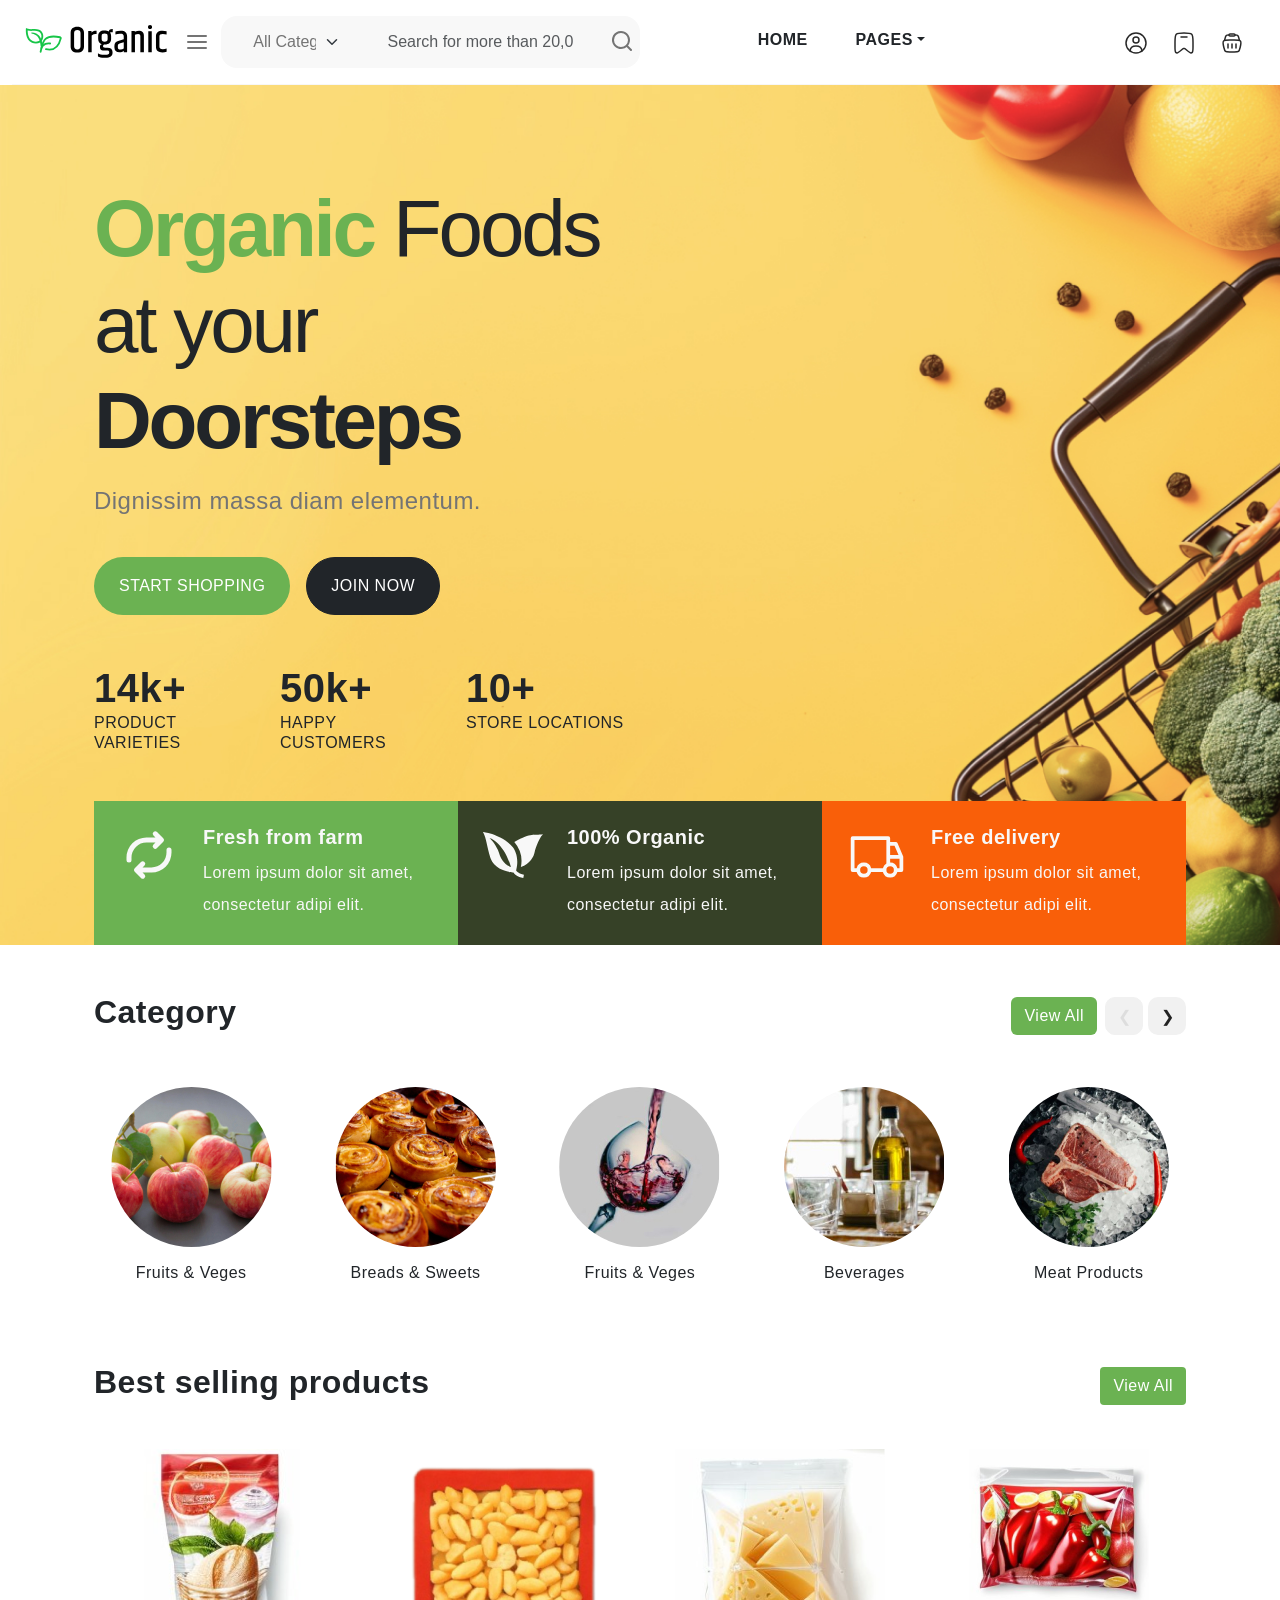
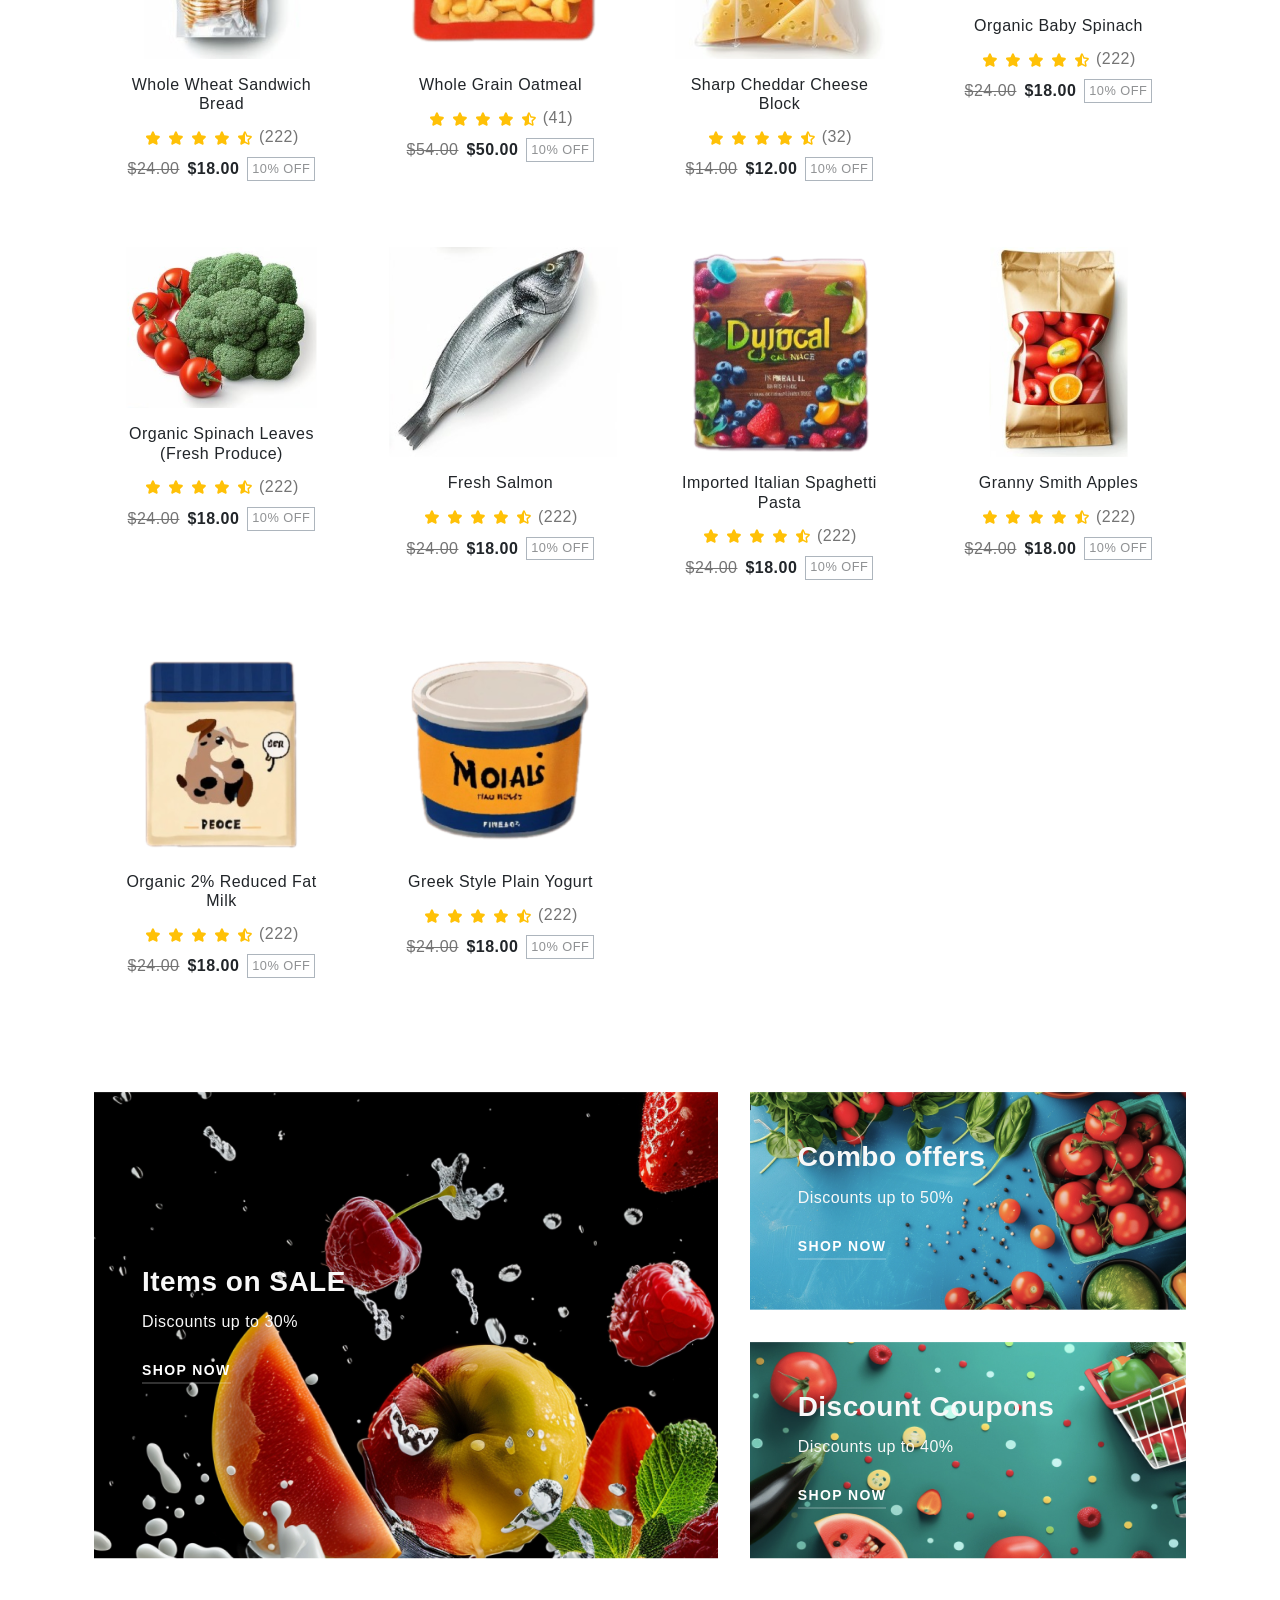
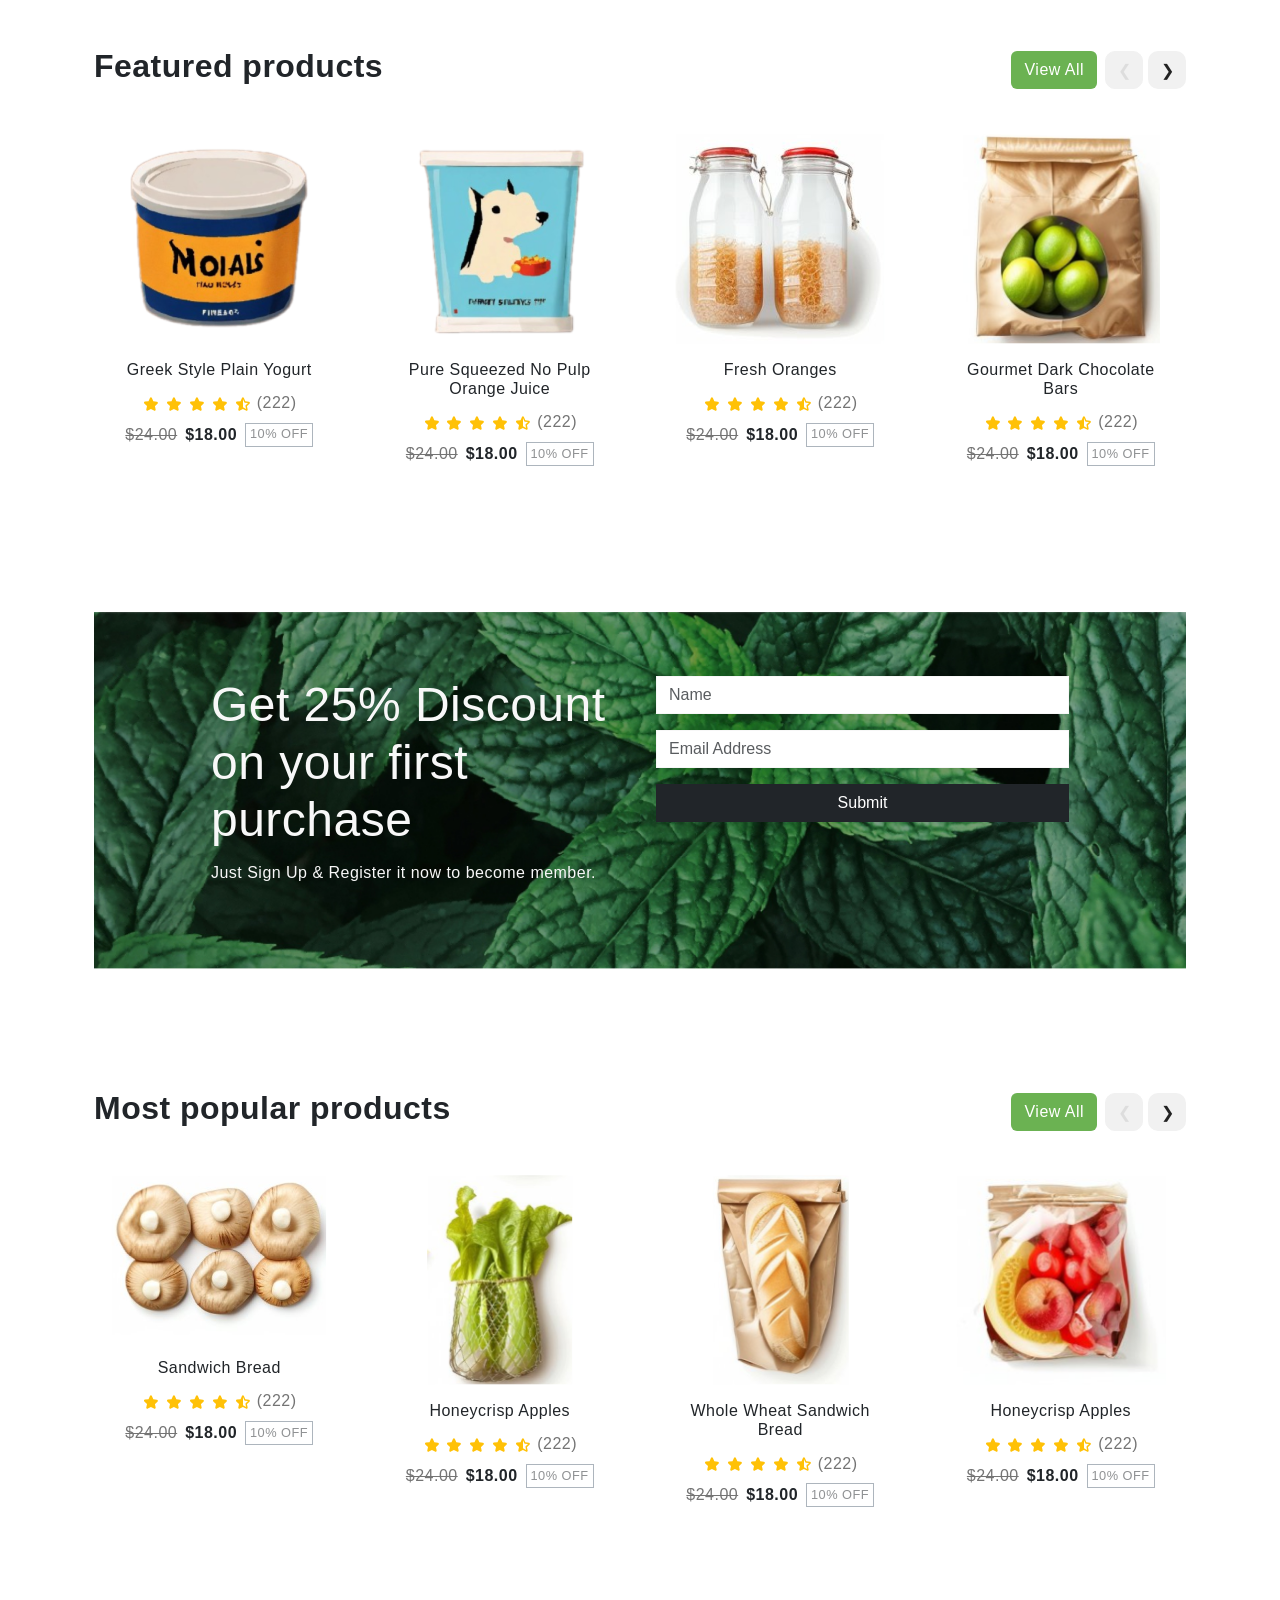
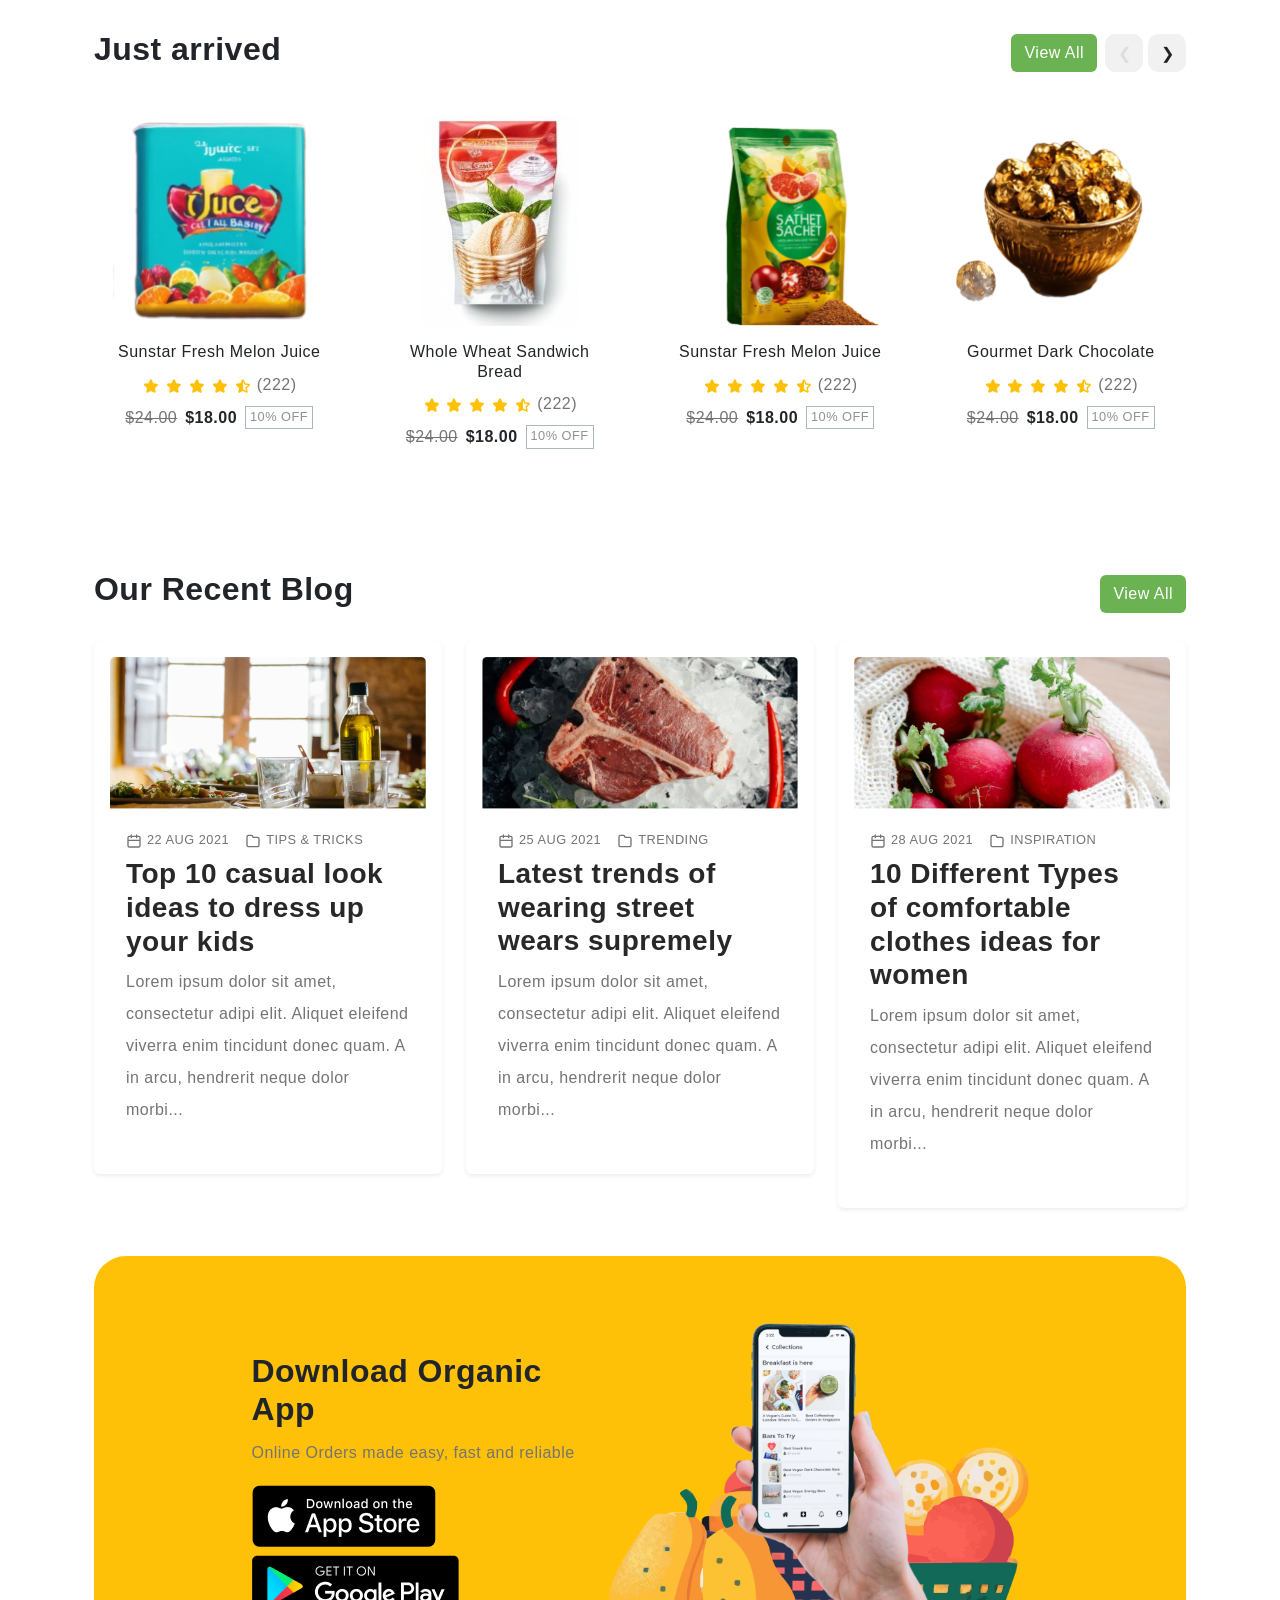
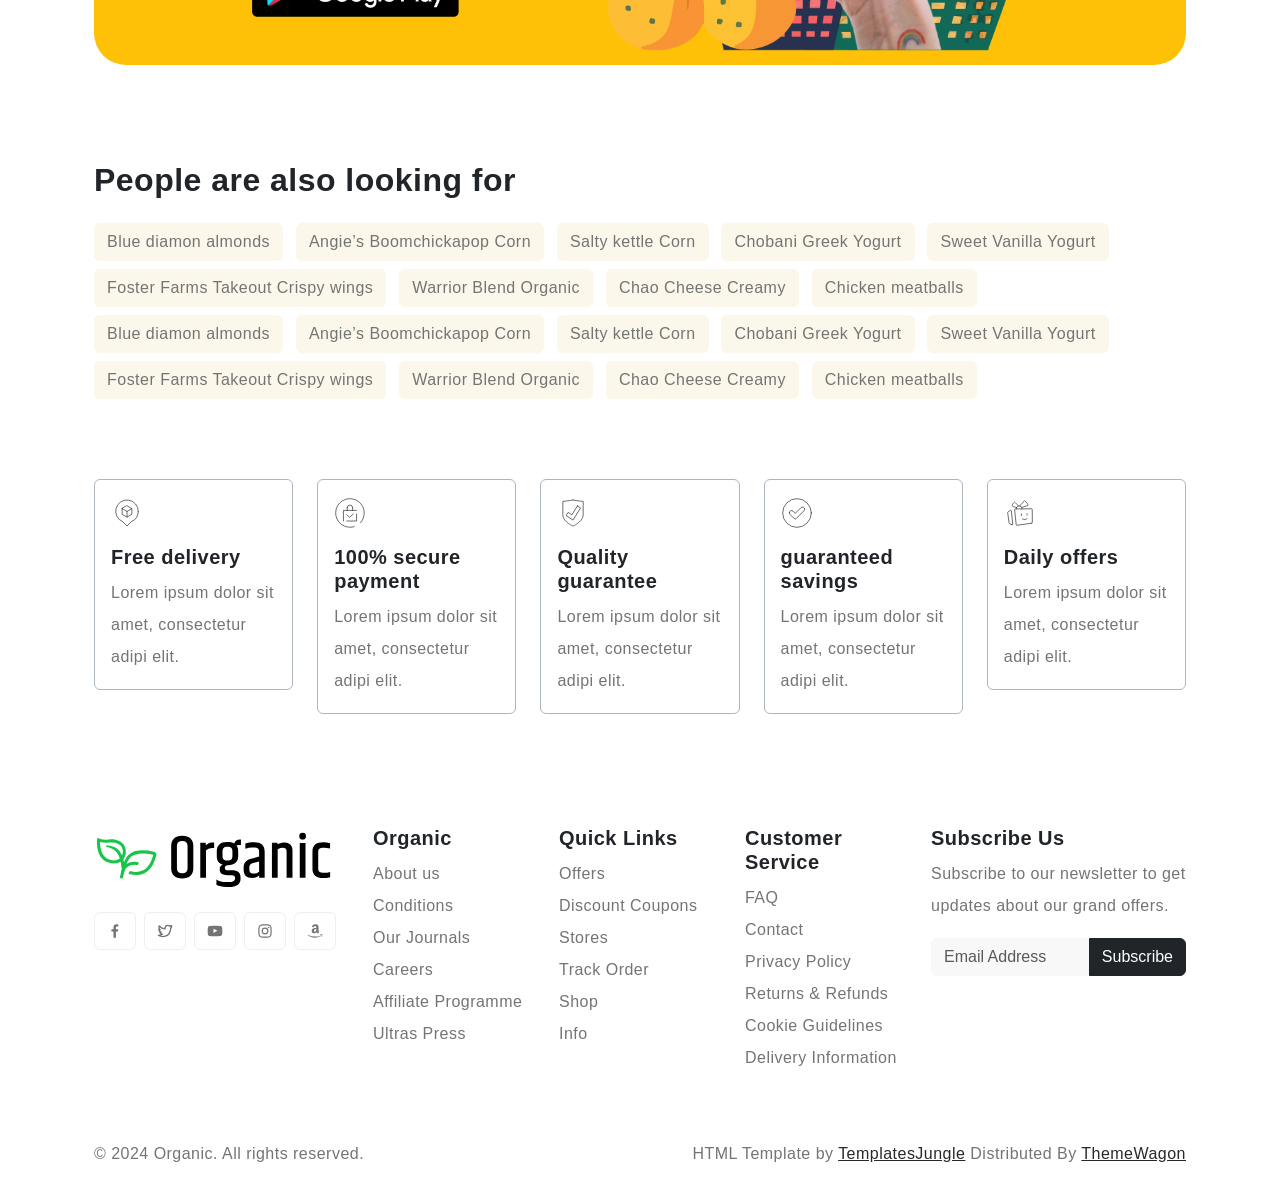
<file: staticfiles/organic/index.html>
<!DOCTYPE html>
<html lang="en">
  <head>
    <title>Organic - Grocery Store HTML Website Template</title>
    <meta charset="utf-8">
    <meta http-equiv="X-UA-Compatible" content="IE=edge">
    <meta name="viewport" content="width=device-width, initial-scale=1.0">
    <meta name="format-detection" content="telephone=no">
    <meta name="apple-mobile-web-app-capable" content="yes">
    <meta name="author" content="">
    <meta name="keywords" content="">
    <meta name="description" content="">

    <link rel="stylesheet" href="https://cdn.jsdelivr.net/npm/swiper@9/swiper-bundle.min.css">
    <link href="https://cdn.jsdelivr.net/npm/bootstrap@5.3.0-alpha3/dist/css/bootstrap.min.css" rel="stylesheet" integrity="sha384-KK94CHFLLe+nY2dmCWGMq91rCGa5gtU4mk92HdvYe+M/SXH301p5ILy+dN9+nJOZ" crossorigin="anonymous">
    <link rel="stylesheet" type="text/css" href="css/vendor.css">
    <link rel="stylesheet" type="text/css" href="style.css">

    <link rel="preconnect" href="https://fonts.googleapis.com">
    <link rel="preconnect" href="https://fonts.gstatic.com" crossorigin>
    <link href="https://fonts.googleapis.com/css2?family=Nunito:wght@400;700&family=Open+Sans:ital,wght@0,400;0,700;1,400;1,700&display=swap" rel="stylesheet">

  </head>
  <body>

    <svg xmlns="http://www.w3.org/2000/svg" style="display: none;">
      <defs>
        <symbol xmlns="http://www.w3.org/2000/svg" id="facebook" viewBox="0 0 24 24"><path fill="currentColor" d="M15.12 5.32H17V2.14A26.11 26.11 0 0 0 14.26 2c-2.72 0-4.58 1.66-4.58 4.7v2.62H6.61v3.56h3.07V22h3.68v-9.12h3.06l.46-3.56h-3.52V7.05c0-1.05.28-1.73 1.76-1.73Z"/></symbol>
        <symbol xmlns="http://www.w3.org/2000/svg" id="twitter" viewBox="0 0 24 24"><path fill="currentColor" d="M22.991 3.95a1 1 0 0 0-1.51-.86a7.48 7.48 0 0 1-1.874.794a5.152 5.152 0 0 0-3.374-1.242a5.232 5.232 0 0 0-5.223 5.063a11.032 11.032 0 0 1-6.814-3.924a1.012 1.012 0 0 0-.857-.365a.999.999 0 0 0-.785.5a5.276 5.276 0 0 0-.242 4.769l-.002.001a1.041 1.041 0 0 0-.496.89a3.042 3.042 0 0 0 .027.439a5.185 5.185 0 0 0 1.568 3.312a.998.998 0 0 0-.066.77a5.204 5.204 0 0 0 2.362 2.922a7.465 7.465 0 0 1-3.59.448A1 1 0 0 0 1.45 19.3a12.942 12.942 0 0 0 7.01 2.061a12.788 12.788 0 0 0 12.465-9.363a12.822 12.822 0 0 0 .535-3.646l-.001-.2a5.77 5.77 0 0 0 1.532-4.202Zm-3.306 3.212a.995.995 0 0 0-.234.702c.01.165.009.331.009.488a10.824 10.824 0 0 1-.454 3.08a10.685 10.685 0 0 1-10.546 7.93a10.938 10.938 0 0 1-2.55-.301a9.48 9.48 0 0 0 2.942-1.564a1 1 0 0 0-.602-1.786a3.208 3.208 0 0 1-2.214-.935q.224-.042.445-.105a1 1 0 0 0-.08-1.943a3.198 3.198 0 0 1-2.25-1.726a5.3 5.3 0 0 0 .545.046a1.02 1.02 0 0 0 .984-.696a1 1 0 0 0-.4-1.137a3.196 3.196 0 0 1-1.425-2.673c0-.066.002-.133.006-.198a13.014 13.014 0 0 0 8.21 3.48a1.02 1.02 0 0 0 .817-.36a1 1 0 0 0 .206-.867a3.157 3.157 0 0 1-.087-.729a3.23 3.23 0 0 1 3.226-3.226a3.184 3.184 0 0 1 2.345 1.02a.993.993 0 0 0 .921.298a9.27 9.27 0 0 0 1.212-.322a6.681 6.681 0 0 1-1.026 1.524Z"/></symbol>
        <symbol xmlns="http://www.w3.org/2000/svg" id="youtube" viewBox="0 0 24 24"><path fill="currentColor" d="M23 9.71a8.5 8.5 0 0 0-.91-4.13a2.92 2.92 0 0 0-1.72-1A78.36 78.36 0 0 0 12 4.27a78.45 78.45 0 0 0-8.34.3a2.87 2.87 0 0 0-1.46.74c-.9.83-1 2.25-1.1 3.45a48.29 48.29 0 0 0 0 6.48a9.55 9.55 0 0 0 .3 2a3.14 3.14 0 0 0 .71 1.36a2.86 2.86 0 0 0 1.49.78a45.18 45.18 0 0 0 6.5.33c3.5.05 6.57 0 10.2-.28a2.88 2.88 0 0 0 1.53-.78a2.49 2.49 0 0 0 .61-1a10.58 10.58 0 0 0 .52-3.4c.04-.56.04-3.94.04-4.54ZM9.74 14.85V8.66l5.92 3.11c-1.66.92-3.85 1.96-5.92 3.08Z"/></symbol>
        <symbol xmlns="http://www.w3.org/2000/svg" id="instagram" viewBox="0 0 24 24"><path fill="currentColor" d="M17.34 5.46a1.2 1.2 0 1 0 1.2 1.2a1.2 1.2 0 0 0-1.2-1.2Zm4.6 2.42a7.59 7.59 0 0 0-.46-2.43a4.94 4.94 0 0 0-1.16-1.77a4.7 4.7 0 0 0-1.77-1.15a7.3 7.3 0 0 0-2.43-.47C15.06 2 14.72 2 12 2s-3.06 0-4.12.06a7.3 7.3 0 0 0-2.43.47a4.78 4.78 0 0 0-1.77 1.15a4.7 4.7 0 0 0-1.15 1.77a7.3 7.3 0 0 0-.47 2.43C2 8.94 2 9.28 2 12s0 3.06.06 4.12a7.3 7.3 0 0 0 .47 2.43a4.7 4.7 0 0 0 1.15 1.77a4.78 4.78 0 0 0 1.77 1.15a7.3 7.3 0 0 0 2.43.47C8.94 22 9.28 22 12 22s3.06 0 4.12-.06a7.3 7.3 0 0 0 2.43-.47a4.7 4.7 0 0 0 1.77-1.15a4.85 4.85 0 0 0 1.16-1.77a7.59 7.59 0 0 0 .46-2.43c0-1.06.06-1.4.06-4.12s0-3.06-.06-4.12ZM20.14 16a5.61 5.61 0 0 1-.34 1.86a3.06 3.06 0 0 1-.75 1.15a3.19 3.19 0 0 1-1.15.75a5.61 5.61 0 0 1-1.86.34c-1 .05-1.37.06-4 .06s-3 0-4-.06a5.73 5.73 0 0 1-1.94-.3a3.27 3.27 0 0 1-1.1-.75a3 3 0 0 1-.74-1.15a5.54 5.54 0 0 1-.4-1.9c0-1-.06-1.37-.06-4s0-3 .06-4a5.54 5.54 0 0 1 .35-1.9A3 3 0 0 1 5 5a3.14 3.14 0 0 1 1.1-.8A5.73 5.73 0 0 1 8 3.86c1 0 1.37-.06 4-.06s3 0 4 .06a5.61 5.61 0 0 1 1.86.34a3.06 3.06 0 0 1 1.19.8a3.06 3.06 0 0 1 .75 1.1a5.61 5.61 0 0 1 .34 1.9c.05 1 .06 1.37.06 4s-.01 3-.06 4ZM12 6.87A5.13 5.13 0 1 0 17.14 12A5.12 5.12 0 0 0 12 6.87Zm0 8.46A3.33 3.33 0 1 1 15.33 12A3.33 3.33 0 0 1 12 15.33Z"/></symbol>
        <symbol xmlns="http://www.w3.org/2000/svg" id="amazon" viewBox="0 0 24 24"><path fill="currentColor" d="M1.04 17.52q.1-.16.32-.02a21.308 21.308 0 0 0 10.88 2.9a21.524 21.524 0 0 0 7.74-1.46q.1-.04.29-.12t.27-.12a.356.356 0 0 1 .47.12q.17.24-.11.44q-.36.26-.92.6a14.99 14.99 0 0 1-3.84 1.58A16.175 16.175 0 0 1 12 22a16.017 16.017 0 0 1-5.9-1.09a16.246 16.246 0 0 1-4.98-3.07a.273.273 0 0 1-.12-.2a.215.215 0 0 1 .04-.12Zm6.02-5.7a4.036 4.036 0 0 1 .68-2.36A4.197 4.197 0 0 1 9.6 7.98a10.063 10.063 0 0 1 2.66-.66q.54-.06 1.76-.16v-.34a3.562 3.562 0 0 0-.28-1.72a1.5 1.5 0 0 0-1.32-.6h-.16a2.189 2.189 0 0 0-1.14.42a1.64 1.64 0 0 0-.62 1a.508.508 0 0 1-.4.46L7.8 6.1q-.34-.08-.34-.36a.587.587 0 0 1 .02-.14a3.834 3.834 0 0 1 1.67-2.64A6.268 6.268 0 0 1 12.26 2h.5a5.054 5.054 0 0 1 3.56 1.18a3.81 3.81 0 0 1 .37.43a3.875 3.875 0 0 1 .27.41a2.098 2.098 0 0 1 .18.52q.08.34.12.47a2.856 2.856 0 0 1 .06.56q.02.43.02.51v4.84a2.868 2.868 0 0 0 .15.95a2.475 2.475 0 0 0 .29.62q.14.19.46.61a.599.599 0 0 1 .12.32a.346.346 0 0 1-.16.28q-1.66 1.44-1.8 1.56a.557.557 0 0 1-.58.04q-.28-.24-.49-.46t-.3-.32a4.466 4.466 0 0 1-.29-.39q-.2-.29-.28-.39a4.91 4.91 0 0 1-2.2 1.52a6.038 6.038 0 0 1-1.68.2a3.505 3.505 0 0 1-2.53-.95a3.553 3.553 0 0 1-.99-2.69Zm3.44-.4a1.895 1.895 0 0 0 .39 1.25a1.294 1.294 0 0 0 1.05.47a1.022 1.022 0 0 0 .17-.02a1.022 1.022 0 0 1 .15-.02a2.033 2.033 0 0 0 1.3-1.08a3.13 3.13 0 0 0 .33-.83a3.8 3.8 0 0 0 .12-.73q.01-.28.01-.92v-.5a7.287 7.287 0 0 0-1.76.16a2.144 2.144 0 0 0-1.76 2.22Zm8.4 6.44a.626.626 0 0 1 .12-.16a3.14 3.14 0 0 1 .96-.46a6.52 6.52 0 0 1 1.48-.22a1.195 1.195 0 0 1 .38.02q.9.08 1.08.3a.655.655 0 0 1 .08.36v.14a4.56 4.56 0 0 1-.38 1.65a3.84 3.84 0 0 1-1.06 1.53a.302.302 0 0 1-.18.08a.177.177 0 0 1-.08-.02q-.12-.06-.06-.22a7.632 7.632 0 0 0 .74-2.42a.513.513 0 0 0-.08-.32q-.2-.24-1.12-.24q-.34 0-.8.04q-.5.06-.92.12a.232.232 0 0 1-.16-.04a.065.065 0 0 1-.02-.08a.153.153 0 0 1 .02-.06Z"/></symbol>

        <symbol xmlns="http://www.w3.org/2000/svg" id="menu" viewBox="0 0 24 24"><path fill="currentColor" d="M2 6a1 1 0 0 1 1-1h18a1 1 0 1 1 0 2H3a1 1 0 0 1-1-1m0 6.032a1 1 0 0 1 1-1h18a1 1 0 1 1 0 2H3a1 1 0 0 1-1-1m1 5.033a1 1 0 1 0 0 2h18a1 1 0 0 0 0-2z"/></symbol>
        <symbol xmlns="http://www.w3.org/2000/svg" id="link" viewBox="0 0 24 24"><path fill="currentColor" d="M12 19a1 1 0 1 0-1-1a1 1 0 0 0 1 1Zm5 0a1 1 0 1 0-1-1a1 1 0 0 0 1 1Zm0-4a1 1 0 1 0-1-1a1 1 0 0 0 1 1Zm-5 0a1 1 0 1 0-1-1a1 1 0 0 0 1 1Zm7-12h-1V2a1 1 0 0 0-2 0v1H8V2a1 1 0 0 0-2 0v1H5a3 3 0 0 0-3 3v14a3 3 0 0 0 3 3h14a3 3 0 0 0 3-3V6a3 3 0 0 0-3-3Zm1 17a1 1 0 0 1-1 1H5a1 1 0 0 1-1-1v-9h16Zm0-11H4V6a1 1 0 0 1 1-1h1v1a1 1 0 0 0 2 0V5h8v1a1 1 0 0 0 2 0V5h1a1 1 0 0 1 1 1ZM7 15a1 1 0 1 0-1-1a1 1 0 0 0 1 1Zm0 4a1 1 0 1 0-1-1a1 1 0 0 0 1 1Z"/></symbol>
        <symbol xmlns="http://www.w3.org/2000/svg" id="arrow-right" viewBox="0 0 24 24"><path fill="currentColor" d="M17.92 11.62a1 1 0 0 0-.21-.33l-5-5a1 1 0 0 0-1.42 1.42l3.3 3.29H7a1 1 0 0 0 0 2h7.59l-3.3 3.29a1 1 0 0 0 0 1.42a1 1 0 0 0 1.42 0l5-5a1 1 0 0 0 .21-.33a1 1 0 0 0 0-.76Z"/></symbol>
        <symbol xmlns="http://www.w3.org/2000/svg" id="category" viewBox="0 0 24 24"><path fill="currentColor" d="M19 5.5h-6.28l-.32-1a3 3 0 0 0-2.84-2H5a3 3 0 0 0-3 3v13a3 3 0 0 0 3 3h14a3 3 0 0 0 3-3v-10a3 3 0 0 0-3-3Zm1 13a1 1 0 0 1-1 1H5a1 1 0 0 1-1-1v-13a1 1 0 0 1 1-1h4.56a1 1 0 0 1 .95.68l.54 1.64a1 1 0 0 0 .95.68h7a1 1 0 0 1 1 1Z"/></symbol>
        <symbol xmlns="http://www.w3.org/2000/svg" id="calendar" viewBox="0 0 24 24"><path fill="currentColor" d="M19 4h-2V3a1 1 0 0 0-2 0v1H9V3a1 1 0 0 0-2 0v1H5a3 3 0 0 0-3 3v12a3 3 0 0 0 3 3h14a3 3 0 0 0 3-3V7a3 3 0 0 0-3-3Zm1 15a1 1 0 0 1-1 1H5a1 1 0 0 1-1-1v-7h16Zm0-9H4V7a1 1 0 0 1 1-1h2v1a1 1 0 0 0 2 0V6h6v1a1 1 0 0 0 2 0V6h2a1 1 0 0 1 1 1Z"/></symbol>
        <symbol xmlns="http://www.w3.org/2000/svg" id="heart" viewBox="0 0 24 24"><path fill="currentColor" d="M20.16 4.61A6.27 6.27 0 0 0 12 4a6.27 6.27 0 0 0-8.16 9.48l7.45 7.45a1 1 0 0 0 1.42 0l7.45-7.45a6.27 6.27 0 0 0 0-8.87Zm-1.41 7.46L12 18.81l-6.75-6.74a4.28 4.28 0 0 1 3-7.3a4.25 4.25 0 0 1 3 1.25a1 1 0 0 0 1.42 0a4.27 4.27 0 0 1 6 6.05Z"/></symbol>
        <symbol xmlns="http://www.w3.org/2000/svg" id="plus" viewBox="0 0 24 24"><path fill="currentColor" d="M19 11h-6V5a1 1 0 0 0-2 0v6H5a1 1 0 0 0 0 2h6v6a1 1 0 0 0 2 0v-6h6a1 1 0 0 0 0-2Z"/></symbol>
        <symbol xmlns="http://www.w3.org/2000/svg" id="minus" viewBox="0 0 24 24"><path fill="currentColor" d="M19 11H5a1 1 0 0 0 0 2h14a1 1 0 0 0 0-2Z"/></symbol>
        <symbol xmlns="http://www.w3.org/2000/svg" id="cart" viewBox="0 0 24 24"><path fill="currentColor" d="M8.5 19a1.5 1.5 0 1 0 1.5 1.5A1.5 1.5 0 0 0 8.5 19ZM19 16H7a1 1 0 0 1 0-2h8.491a3.013 3.013 0 0 0 2.885-2.176l1.585-5.55A1 1 0 0 0 19 5H6.74a3.007 3.007 0 0 0-2.82-2H3a1 1 0 0 0 0 2h.921a1.005 1.005 0 0 1 .962.725l.155.545v.005l1.641 5.742A3 3 0 0 0 7 18h12a1 1 0 0 0 0-2Zm-1.326-9l-1.22 4.274a1.005 1.005 0 0 1-.963.726H8.754l-.255-.892L7.326 7ZM16.5 19a1.5 1.5 0 1 0 1.5 1.5a1.5 1.5 0 0 0-1.5-1.5Z"/></symbol>
        <symbol xmlns="http://www.w3.org/2000/svg" id="check" viewBox="0 0 24 24"><path fill="currentColor" d="M18.71 7.21a1 1 0 0 0-1.42 0l-7.45 7.46l-3.13-3.14A1 1 0 1 0 5.29 13l3.84 3.84a1 1 0 0 0 1.42 0l8.16-8.16a1 1 0 0 0 0-1.47Z"/></symbol>
        <symbol xmlns="http://www.w3.org/2000/svg" id="trash" viewBox="0 0 24 24"><path fill="currentColor" d="M10 18a1 1 0 0 0 1-1v-6a1 1 0 0 0-2 0v6a1 1 0 0 0 1 1ZM20 6h-4V5a3 3 0 0 0-3-3h-2a3 3 0 0 0-3 3v1H4a1 1 0 0 0 0 2h1v11a3 3 0 0 0 3 3h8a3 3 0 0 0 3-3V8h1a1 1 0 0 0 0-2ZM10 5a1 1 0 0 1 1-1h2a1 1 0 0 1 1 1v1h-4Zm7 14a1 1 0 0 1-1 1H8a1 1 0 0 1-1-1V8h10Zm-3-1a1 1 0 0 0 1-1v-6a1 1 0 0 0-2 0v6a1 1 0 0 0 1 1Z"/></symbol>
        <symbol xmlns="http://www.w3.org/2000/svg" id="search" viewBox="0 0 24 24"><path fill="currentColor" d="M21.71 20.29L18 16.61A9 9 0 1 0 16.61 18l3.68 3.68a1 1 0 0 0 1.42 0a1 1 0 0 0 0-1.39ZM11 18a7 7 0 1 1 7-7a7 7 0 0 1-7 7Z"/></symbol>
        <symbol xmlns="http://www.w3.org/2000/svg" id="close" viewBox="0 0 15 15"><path fill="currentColor" d="M7.953 3.788a.5.5 0 0 0-.906 0L6.08 5.85l-2.154.33a.5.5 0 0 0-.283.843l1.574 1.613l-.373 2.284a.5.5 0 0 0 .736.518l1.92-1.063l1.921 1.063a.5.5 0 0 0 .736-.519l-.373-2.283l1.574-1.613a.5.5 0 0 0-.283-.844L8.921 5.85l-.968-2.062Z"/></symbol>
        
        <symbol xmlns="http://www.w3.org/2000/svg" id="package" viewBox="0 0 48 48"><path fill="none" stroke="currentColor" stroke-linecap="round" stroke-linejoin="round" d="m24 13.264l7.288 4.21L24 21.681l-7.288-4.209Z"/><path fill="none" stroke="currentColor" stroke-linecap="round" stroke-linejoin="round" d="M16.712 17.473v8.418L24 30.101l7.288-4.21v-8.418M24 30.1v-8.418"/><path fill="none" stroke="currentColor" stroke-linecap="round" stroke-linejoin="round" d="M40.905 21.405a16.905 16.905 0 1 0-23.389 15.611L24 43.5l6.484-6.484a16.906 16.906 0 0 0 10.42-15.611"/></symbol>
        <symbol xmlns="http://www.w3.org/2000/svg" id="secure" viewBox="0 0 48 48"><path fill="none" stroke="currentColor" stroke-linecap="round" stroke-linejoin="round" d="M14.134 36V20.11h19.732M19.279 36h14.587V25.45"/><path fill="none" stroke="currentColor" stroke-linecap="round" stroke-linejoin="round" d="m19.246 26.606l4.135 4.135l5.373-5.372m-8.934-9.282a4.087 4.087 0 1 1 8.174 0m0 0v4.023m-8.172-4.108v4.108"/><path fill="none" stroke="currentColor" stroke-linecap="round" stroke-linejoin="round" d="M30.288 44.566a21.516 21.516 0 1 1 9.69-6.18"/></symbol>
        <symbol xmlns="http://www.w3.org/2000/svg" id="quality" viewBox="0 0 48 48"><path fill="none" stroke="currentColor" stroke-linecap="round" stroke-linejoin="round" d="m30.59 13.45l4.77 2.94L24 34.68l-10.33-7l3.11-4.6l5.52 3.71l8.26-13.38Z"/><path fill="none" stroke="currentColor" stroke-linecap="round" stroke-linejoin="round" d="M24 4.5s-11.26 2-15.25 2v20a11.16 11.16 0 0 0 .8 4.1a15 15 0 0 0 2 3.61a22 22 0 0 0 2.81 3.07a34.47 34.47 0 0 0 3 2.48a34 34 0 0 0 2.89 1.86c1 .59 1.71 1 2.13 1.19l1 .49a1.44 1.44 0 0 0 1.24 0l1-.49c.42-.2 1.13-.6 2.13-1.19a34 34 0 0 0 2.89-1.86a34.47 34.47 0 0 0 3-2.48a22 22 0 0 0 2.81-3.07a15 15 0 0 0 2-3.61a11.16 11.16 0 0 0 .8-4.1v-20c-3.99.03-15.25-2-15.25-2"/></symbol>
        <symbol xmlns="http://www.w3.org/2000/svg" id="savings" viewBox="0 0 48 48"><circle cx="24" cy="24" r="21.5" fill="none" stroke="currentColor" stroke-linecap="round" stroke-linejoin="round"/><path fill="none" stroke="currentColor" stroke-linecap="round" stroke-linejoin="round" d="M12.5 23.684a3.298 3.298 0 0 1 5.63-2.332l3.212 3.212h0l8.53-8.53a3.298 3.298 0 0 1 5.628 2.333h0c0 .875-.348 1.714-.966 2.333L22.983 32.25a2.321 2.321 0 0 1-3.283 0l-6.234-6.233a3.298 3.298 0 0 1-.966-2.333"/></symbol>
        <symbol xmlns="http://www.w3.org/2000/svg" id="offers" viewBox="0 0 48 48"><path fill="none" stroke="currentColor" stroke-linecap="round" stroke-linejoin="round" d="m41.556 39.297l-22.022 3.11a1.097 1.097 0 0 1-1.245-.97l-2.352-22.311a1.097 1.097 0 0 1 1.08-1.213l24.238-.229a1.097 1.097 0 0 1 1.108 1.09l.137 19.429c.004.55-.4 1.017-.944 1.094M26.1 25.258v2.579m8.494-2.731v2.175"/><path fill="none" stroke="currentColor" stroke-linecap="round" stroke-linejoin="round" d="M34.343 32.346c-1.437.828-1.926 1.198-2.774 1.988c-1.19-.457-2.284-1.228-3.797-1.456m-15.953 8.721l-3.49-1.6a1.12 1.12 0 0 1-.643-.863L5.511 23.593c-.056-.4.108-.8.43-1.046l3.15-2.406a1.257 1.257 0 0 1 2.014.874l1.966 19.69a.887.887 0 0 1-1.252.894m11.989-28.112c.214-.456.964-1.716 2.76-3.618c3.108-3.323 4.26-4.288 4.26-4.288s1.42.75 3.27 3.109c1.876 2.358 1.93 3.832 1.93 3.832s.67-.08-4.797 1.688c-3.055.991-4.368 1.152-4.931 1.152"/><path fill="none" stroke="currentColor" stroke-linecap="round" stroke-linejoin="round" d="M26.97 17.828v-.054c0-.884-.241-1.715-.67-2.412c-.563-.91-1.447-1.608-2.492-1.876a3.58 3.58 0 0 0-1.072-.16c-.429 0-.858.053-1.233.214c-1.152.348-2.063 1.18-2.573 2.278a4.747 4.747 0 0 0-.428 1.956v.134"/><path fill="none" stroke="currentColor" stroke-linecap="round" stroke-linejoin="round" d="M18.93 15.818c-.562-.107-1.5-.349-3.135-.884c-2.304-.75-3.43-1.528-3.43-1.528s-.456-1.393 1.045-3.296s2.653-2.52 2.653-2.52s.911.778 3.43 3.485c1.26 1.313 1.796 2.09 2.01 2.465h.027"/></symbol>
        
        <symbol xmlns="http://www.w3.org/2000/svg" id="delivery" viewBox="0 0 32 32"><path fill="currentColor" d="m29.92 16.61l-3-7A1 1 0 0 0 26 9h-3V7a1 1 0 0 0-1-1H3a1 1 0 0 0-1 1v17a1 1 0 0 0 1 1h2.14a4 4 0 0 0 7.72 0h6.28a4 4 0 0 0 7.72 0H29a1 1 0 0 0 1-1v-7a1 1 0 0 0-.08-.39M23 11h2.34l2.14 5H23ZM9 26a2 2 0 1 1 2-2a2 2 0 0 1-2 2m10.14-3h-6.28a4 4 0 0 0-7.72 0H4V8h17v12.56A4 4 0 0 0 19.14 23M23 26a2 2 0 1 1 2-2a2 2 0 0 1-2 2m5-3h-1.14A4 4 0 0 0 23 20v-2h5Z"/></symbol>
        <symbol xmlns="http://www.w3.org/2000/svg" id="organic" viewBox="0 0 24 24"><path fill="currentColor" d="M0 2.84c1.402 2.71 1.445 5.241 2.977 10.4c1.855 5.341 8.703 5.701 9.21 5.711c.46.726 1.513 1.704 3.926 2.21l.268-1.272c-2.082-.436-2.844-1.239-3.106-1.68l-.005.006c.087-.484 1.523-5.377-1.323-9.352C7.182 3.583 0 2.84 0 2.84m24 .84c-3.898.611-4.293-.92-11.473 3.093a11.879 11.879 0 0 1 2.625 10.05c3.723-1.486 5.166-3.976 5.606-6.466c0 0 1.27-4.716 3.242-6.677M12.527 6.773l-.002-.002v.004zM2.643 5.22s5.422 1.426 8.543 11.543c-2.945-.889-4.203-3.796-4.63-5.168h.006a15.863 15.863 0 0 0-3.92-6.375z"/></symbol>
        <symbol xmlns="http://www.w3.org/2000/svg" id="fresh" viewBox="0 0 24 24"><g fill="none"><path d="M24 0v24H0V0zM12.594 23.258l-.012.002l-.071.035l-.02.004l-.014-.004l-.071-.036c-.01-.003-.019 0-.024.006l-.004.01l-.017.428l.005.02l.01.013l.104.074l.015.004l.012-.004l.104-.074l.012-.016l.004-.017l-.017-.427c-.002-.01-.009-.017-.016-.018m.264-.113l-.014.002l-.184.093l-.01.01l-.003.011l.018.43l.005.012l.008.008l.201.092c.012.004.023 0 .029-.008l.004-.014l-.034-.614c-.003-.012-.01-.02-.02-.022m-.715.002a.023.023 0 0 0-.027.006l-.006.014l-.034.614c0 .012.007.02.017.024l.015-.002l.201-.093l.01-.008l.003-.011l.018-.43l-.003-.012l-.01-.01z"/><path fill="currentColor" d="M20 9a1 1 0 0 1 1 1v1a8 8 0 0 1-8 8H9.414l.793.793a1 1 0 0 1-1.414 1.414l-2.496-2.496a.997.997 0 0 1-.287-.567L6 17.991a.996.996 0 0 1 .237-.638l.056-.06l2.5-2.5a1 1 0 0 1 1.414 1.414L9.414 17H13a6 6 0 0 0 6-6v-1a1 1 0 0 1 1-1m-4.793-6.207l2.5 2.5a1 1 0 0 1 0 1.414l-2.5 2.5a1 1 0 1 1-1.414-1.414L14.586 7H11a6 6 0 0 0-6 6v1a1 1 0 1 1-2 0v-1a8 8 0 0 1 8-8h3.586l-.793-.793a1 1 0 0 1 1.414-1.414"/></g></symbol>

        <symbol xmlns="http://www.w3.org/2000/svg" id="star-full" viewBox="0 0 24 24"><path fill="currentColor" d="m3.1 11.3l3.6 3.3l-1 4.6c-.1.6.1 1.2.6 1.5c.2.2.5.3.8.3c.2 0 .4 0 .6-.1c0 0 .1 0 .1-.1l4.1-2.3l4.1 2.3s.1 0 .1.1c.5.2 1.1.2 1.5-.1c.5-.3.7-.9.6-1.5l-1-4.6c.4-.3 1-.9 1.6-1.5l1.9-1.7l.1-.1c.4-.4.5-1 .3-1.5s-.6-.9-1.2-1h-.1l-4.7-.5l-1.9-4.3s0-.1-.1-.1c-.1-.7-.6-1-1.1-1c-.5 0-1 .3-1.3.8c0 0 0 .1-.1.1L8.7 8.2L4 8.7h-.1c-.5.1-1 .5-1.2 1c-.1.6 0 1.2.4 1.6"/></symbol>
        <symbol xmlns="http://www.w3.org/2000/svg" id="star-half" viewBox="0 0 24 24"><path fill="currentColor" d="m3.1 11.3l3.6 3.3l-1 4.6c-.1.6.1 1.2.6 1.5c.2.2.5.3.8.3c.2 0 .4 0 .6-.1c0 0 .1 0 .1-.1l4.1-2.3l4.1 2.3s.1 0 .1.1c.5.2 1.1.2 1.5-.1c.5-.3.7-.9.6-1.5l-1-4.6c.4-.3 1-.9 1.6-1.5l1.9-1.7l.1-.1c.4-.4.5-1 .3-1.5s-.6-.9-1.2-1h-.1l-4.7-.5l-1.9-4.3s0-.1-.1-.1c-.1-.7-.6-1-1.1-1c-.5 0-1 .3-1.3.8c0 0 0 .1-.1.1L8.7 8.2L4 8.7h-.1c-.5.1-1 .5-1.2 1c-.1.6 0 1.2.4 1.6m8.9 5V5.8l1.7 3.8c.1.3.5.5.8.6l4.2.5l-3.1 2.8c-.3.2-.4.6-.3 1c0 .2.5 2.2.8 4.1l-3.6-2.1c-.2-.2-.3-.2-.5-.2"/></symbol>

        <symbol xmlns="http://www.w3.org/2000/svg" id="user" viewBox="0 0 24 24"><g fill="none" stroke="currentColor" stroke-width="1.5"><circle cx="12" cy="9" r="3"/><circle cx="12" cy="12" r="10"/><path stroke-linecap="round" d="M17.97 20c-.16-2.892-1.045-5-5.97-5s-5.81 2.108-5.97 5"/></g></symbol>
        <symbol xmlns="http://www.w3.org/2000/svg" id="wishlist" viewBox="0 0 24 24"><g fill="none" stroke="currentColor" stroke-width="1.5"><path d="M21 16.09v-4.992c0-4.29 0-6.433-1.318-7.766C18.364 2 16.242 2 12 2C7.757 2 5.636 2 4.318 3.332C3 4.665 3 6.81 3 11.098v4.993c0 3.096 0 4.645.734 5.321c.35.323.792.526 1.263.58c.987.113 2.14-.907 4.445-2.946c1.02-.901 1.529-1.352 2.118-1.47c.29-.06.59-.06.88 0c.59.118 1.099.569 2.118 1.47c2.305 2.039 3.458 3.059 4.445 2.945c.47-.053.913-.256 1.263-.579c.734-.676.734-2.224.734-5.321Z"/><path stroke-linecap="round" d="M15 6H9"/></g></symbol>
        <symbol xmlns="http://www.w3.org/2000/svg" id="shopping-bag" viewBox="0 0 24 24"><g fill="none" stroke="currentColor" stroke-width="1.5"><path d="M3.864 16.455c-.858-3.432-1.287-5.147-.386-6.301C4.378 9 6.148 9 9.685 9h4.63c3.538 0 5.306 0 6.207 1.154c.901 1.153.472 2.87-.386 6.301c-.546 2.183-.818 3.274-1.632 3.91c-.814.635-1.939.635-4.189.635h-4.63c-2.25 0-3.375 0-4.189-.635c-.814-.636-1.087-1.727-1.632-3.91Z"/><path d="m19.5 9.5l-.71-2.605c-.274-1.005-.411-1.507-.692-1.886A2.5 2.5 0 0 0 17 4.172C16.56 4 16.04 4 15 4M4.5 9.5l.71-2.605c.274-1.005.411-1.507.692-1.886A2.5 2.5 0 0 1 7 4.172C7.44 4 7.96 4 9 4"/><path d="M9 4a1 1 0 0 1 1-1h4a1 1 0 1 1 0 2h-4a1 1 0 0 1-1-1Z"/><path stroke-linecap="round" stroke-linejoin="round" d="M8 13v4m8-4v4m-4-4v4"/></g></symbol>

        <symbol xmlns="http://www.w3.org/2000/svg" id="fruits" viewBox="0 0 48 48"><g fill="currentColor" fill-rule="evenodd" clip-rule="evenodd"><path d="M18.88 7.566a1 1 0 0 1 1 1v6.6a1 1 0 1 1-2 0v-6.6a1 1 0 0 1 1-1"/><path d="M11.78 13.905c1.13-.27 2.283-.065 3.48.553c.975.505 1.667.736 2.206.847c.538.112.966.114 1.483.114v2h-.02c-.516 0-1.12 0-1.868-.155c-.757-.157-1.622-.462-2.72-1.03c-.878-.453-1.54-.517-2.096-.384c-.584.14-1.201.53-1.912 1.264c-1.632 1.688-2.139 3.426-2.316 4.762c-.1 1.644.197 4.89 1.668 8.063c.5 1.08 1.21 2.57 2.076 3.737c.432.582.866 1.03 1.283 1.306c.405.267.741.34 1.046.288c3.123-.538 3.71-.551 4.319-.551h1.037v2H18.38c-.422 0-.92 0-3.95.522c-.94.162-1.787-.127-2.488-.59c-.689-.455-1.284-1.106-1.787-1.783c-1.005-1.353-1.791-3.024-2.284-4.088c-1.638-3.532-1.972-7.137-1.848-9.064l.003-.032l.004-.032c.212-1.644.844-3.839 2.866-5.928c.845-.874 1.783-1.556 2.885-1.82"/><path d="M14.64 11.41c1.496 1.431 2.307 3.166 2.307 4.51a1 1 0 1 0 2 0c0-2.05-1.168-4.275-2.925-5.956C14.244 8.265 11.743 7 8.896 7a1 1 0 0 0 0 2c2.244 0 4.268.999 5.743 2.41"/><path d="M8.574 7.009a1 1 0 0 1 1.116.868c.492 3.93 3.945 6 6.734 7.115a1 1 0 0 1-.743 1.857c-2.869-1.147-7.335-3.604-7.975-8.724a1 1 0 0 1 .868-1.116m17.188 6.894c-1.152-.264-2.334-.066-3.57.548c-1.02.506-1.747.74-2.317.853c-.57.113-1.022.115-1.56.115a1 1 0 0 0 0 2h.019c.537 0 1.16 0 1.93-.153c.781-.155 1.676-.458 2.816-1.024c.924-.458 1.632-.528 2.236-.39c.626.144 1.277.542 2.017 1.277c1.716 1.703 2.235 3.452 2.414 4.784a1 1 0 0 0 1.982-.266c-.222-1.653-.884-3.85-2.987-5.938c-.881-.874-1.85-1.548-2.98-1.806m.945 20.377a1 1 0 0 0-1.414.027c-.757.786-1.393 1.05-1.931.962c-3.252-.538-3.86-.55-4.485-.55a1 1 0 0 0 0 2h.028c.447 0 .967 0 4.13.523c1.522.252 2.785-.599 3.699-1.548a1 1 0 0 0-.027-1.415"/><path d="M32.65 16.103c-1.003 1.81-1.263 3.709-.864 4.992a1 1 0 1 1-1.91.594c-.609-1.959-.153-4.43 1.025-6.556c1.193-2.152 3.206-4.101 5.925-4.947a1 1 0 1 1 .594 1.91c-2.143.666-3.78 2.222-4.77 4.007"/><path d="M34.719 17.379c-1.168 1.71-2.748 2.793-4.073 3.013a1 1 0 1 0 .326 1.973c2.023-.335 4.027-1.851 5.398-3.858c1.388-2.032 2.227-4.706 1.762-7.515a1 1 0 1 0-1.974.326c.367 2.214-.288 4.375-1.44 6.06"/><path d="M31.78 23a2.5 2.5 0 1 0 0 5a2.5 2.5 0 0 0 0-5m-4.5 2.5a4.5 4.5 0 1 1 9 0a4.5 4.5 0 0 1-9 0"/><path d="M37.845 18.09a4.5 4.5 0 0 1 2.716 5.755a1 1 0 1 1-1.883-.675a2.5 2.5 0 1 0-4.706-1.69a1 1 0 0 1-1.882-.675a4.5 4.5 0 0 1 5.755-2.715"/><path d="M36.253 23.176a4.501 4.501 0 0 1 3.822 8.014a1 1 0 1 1-1.144-1.64a2.5 2.5 0 1 0-3.008-3.99a1 1 0 1 1-1.262-1.552a4.501 4.501 0 0 1 1.592-.832M27.78 29a2.5 2.5 0 1 0 0 5a2.5 2.5 0 0 0 0-5m-4.5 2.5a4.5 4.5 0 1 1 9 0a4.5 4.5 0 0 1-9 0"/><path d="M35.78 29a2.5 2.5 0 1 0 0 5a2.5 2.5 0 0 0 0-5m-4.5 2.5a4.5 4.5 0 1 1 9 0a4.5 4.5 0 0 1-9 0"/><path d="M31.78 35a2.5 2.5 0 1 0 0 5a2.5 2.5 0 0 0 0-5m-4.5 2.5a4.5 4.5 0 1 1 9 0a4.5 4.5 0 0 1-9 0"/><path d="M37.834 33.966a1 1 0 0 1 1.278-.606a4.5 4.5 0 1 1-4.675 7.44a1 1 0 1 1 1.405-1.423a2.5 2.5 0 1 0 2.598-4.133a1 1 0 0 1-.606-1.278"/></g></symbol>
        <symbol xmlns="http://www.w3.org/2000/svg" id="dairy" viewBox="0 0 48 48"><g fill="none"><path d="M0 0h48v48H0z"/><path fill="currentColor" fill-rule="evenodd" d="M10 5a1 1 0 0 1 1-1h18.571a1 1 0 0 1 .559.17l7.428 5A1 1 0 0 1 38 10v33a1 1 0 0 1-1 1H18.429a1 1 0 0 1-.559-.17l-7.428-5A1 1 0 0 1 10 38zm2 1.878v2.494a2 2 0 0 0 .168.802l1.985 4.539a1 1 0 0 0 1.67.258l.682-.781A2 2 0 0 0 17 12.873v-2.63zM19 11v31h17V11zm14.723-2h-14.99l-4.456-3h14.99zM36 23a8 8 0 1 0-16 0a8 8 0 0 0 16 0M17 40.833V16.61a2.964 2.964 0 0 1-2 .702v22.175zm-4-2.692V16.5h.012a2.997 2.997 0 0 1-.691-.986L12 14.781v22.687zM28 17a6 6 0 1 0 0 12a6 6 0 0 0 0-12m-4 5a1 1 0 0 1 1-1h6v2h-6a1 1 0 0 1-1-1m2 3a1 1 0 0 1 1-1h2v2h-2a1 1 0 0 1-1-1" clip-rule="evenodd"/></g></symbol>
        <symbol xmlns="http://www.w3.org/2000/svg" id="meat" viewBox="0 0 48 48"><g fill="currentColor"><path d="M14 14a1 1 0 1 0 0-2a1 1 0 0 0 0 2"/><path fill-rule="evenodd" d="M15.086 6c1.26-1.26 3.414-.368 3.414 1.414V9h1.586c1.782 0 2.674 2.154 1.414 3.414l-1.793 1.793a1.138 1.138 0 0 1-.037.036l3.456 5.847a4 4 0 0 0 4.08 1.914l12.58-2.027c1.63-.263 2.74 1.609 1.728 2.914c-.97 1.251-1.459 2.85-1.812 4.6C38.384 34.02 32.854 39.052 26 39.88V42h2.5v2H19v-2h5v-2c-5.414 0-10.21-2.607-13.107-6.608c-2.324-3.21-1.946-7.335-1.006-10.767l.495-1.805a6.996 6.996 0 0 0 .181-2.822L10.5 18H7.914C6.132 18 5.24 15.846 6.5 14.586zm5 5l-1.466 1.466l-.73-1.233a4.55 4.55 0 0 0-.307-.455c.275.142.586.222.917.222zM16.5 9c0 .334.082.65.227.926a4.548 4.548 0 0 0-1.894-.845L16.5 7.414zm-8.586 7l1.595-1.594c.04.208.096.416.168.624l.334.97zm3.654-1.622a2.548 2.548 0 0 1 4.601-2.127l5.236 8.857a6 6 0 0 0 6.119 2.87l12.148-1.957c-1.082 1.557-1.589 3.383-1.93 5.075a13.09 13.09 0 0 1-1.419 3.815a.999.999 0 0 0-.247.222C34.183 33.513 31.378 35 28.264 35C22.654 35 18 30.136 18 24a1 1 0 0 0-2 0c0 7.12 5.432 13 12.264 13c.4 0 .794-.02 1.184-.06A14.402 14.402 0 0 1 24 38c-4.763 0-8.96-2.291-11.487-5.78c-1.766-2.439-1.6-5.773-.697-9.066l.495-1.806a8.998 8.998 0 0 0-.171-5.311z" clip-rule="evenodd"/></g></symbol>
        <symbol xmlns="http://www.w3.org/2000/svg" id="seafood" viewBox="0 0 24 24"><path fill="currentColor" d="M13.497 4.564c1.649-.906 3.859-1.137 6.669-.694c.119.685.221 1.711.147 2.86c-.102 1.572-.53 3.278-1.602 4.656l-.165.212l-.036.263v.002l-.002.014l-.013.074a9.298 9.298 0 0 1-1.294 3.217l-.84-1.688l-.96.72C13.65 15.513 10.903 16 9 16H8v1c0 .77-.004 1.293-.106 1.804a3.722 3.722 0 0 1-.147.53l-4.011-4.012a8.2 8.2 0 0 1 .978-.209A10.285 10.285 0 0 1 5.985 15H7v-1c0-2.697.864-3.993 1.83-5.442L9.202 8L7.428 5.339a9.688 9.688 0 0 1 1.765-.411c.609-.088 1.228-.13 1.773-.123c.202.002.385.012.548.026c.09.768.373 1.643.861 2.475c.725 1.236 1.938 2.442 3.774 3.13l.936.351l.703-1.872l-.937-.351c-1.364-.512-2.234-1.39-2.75-2.27c-.385-.655-.557-1.28-.604-1.73m6.947 7.845c1.285-1.759 1.752-3.81 1.865-5.55c.117-1.806-.14-3.371-.344-4.121l-.164-.605l-.616-.116c-3.425-.643-6.471-.492-8.855.91a7.649 7.649 0 0 0-1.338-.122c-.66-.009-1.383.042-2.083.143c-.698.1-1.397.252-2.004.455c-.575.193-1.193.471-1.612.89l-.58.58L6.8 8.003c-.813 1.256-1.6 2.711-1.767 5.054c-.19.02-.4.045-.622.08c-.857.131-2.032.409-2.965 1.03l-1.015.678l7.725 7.725l.676-1.015c.563-.845.87-1.59 1.024-2.359c.083-.413.118-.823.133-1.231c1.704-.117 3.837-.545 5.612-1.523l1.12 2.25l.983-.983c1.188-1.189 1.88-2.582 2.273-3.653a11.298 11.298 0 0 0 .467-1.646M17.5 4.58l1.417 1.417L17.5 7.414l-1.417-1.417z"/></symbol>
        <symbol xmlns="http://www.w3.org/2000/svg" id="bakery" viewBox="0 0 24 24"><path fill="currentColor" d="M19.87 17.412q.828.436 1.365-.206q.536-.643.138-1.414l-1.911-3.584l-1.666 4.123zm-5.308-.912h2.084l2.439-6.027q.228-.565.077-.914q-.15-.35-.57-.52l-2-.8q-.455-.19-.88-.047q-.424.145-.474.639zm-7.208 0h2.084l-.676-7.746q-.05-.39-.455-.548q-.405-.158-.9.032l-2 .8q-.45.19-.527.598q-.078.406.112.914zm-3.223.912l2.073-1.081l-1.627-4.123l-1.95 3.661q-.437.79.148 1.366q.585.575 1.356.177m6.307-.912h3.124l.788-8.912q.05-.455-.228-.772q-.278-.316-.772-.316h-2.7q-.373 0-.709.288t-.291.724zM3.53 18.538q-.87 0-1.45-.595q-.579-.595-.579-1.44q0-.28.068-.548q.069-.268.194-.524L4.077 11q-.33-.865-.08-1.715q.25-.85 1.045-1.173l2-.8q.427-.183.873-.185q.447-.002.797.265q.08-.782.628-1.337q.548-.555 1.34-.555h2.67q.78 0 1.338.526t.677 1.29q.293-.281.739-.225q.446.057.854.22l2 .8q.807.324 1.092 1.164q.285.84-.088 1.675l2.315 4.43q.111.218.186.437t.075.456q0 .933-.647 1.6q-.647.665-1.57.665q-.227 0-.431-.052q-.205-.053-.41-.16l-1.626-.826H6.134l-1.515.788q-.248.137-.524.194q-.276.056-.566.056m8.49-6.519"/></symbol>
        <symbol xmlns="http://www.w3.org/2000/svg" id="canned" viewBox="0 0 32 32"><g fill="none"><g fill="currentColor" clip-path="url(#fluentEmojiHighContrastCannedFood0)"><path d="M8 5.04h16v5.03h-2.239a7.977 7.977 0 0 0-5.771-2.46a7.977 7.977 0 0 0-5.771 2.46H8zm13.846 16.02H24v5.98H8v-5.98h2.134a7.978 7.978 0 0 0 5.856 2.55a7.978 7.978 0 0 0 5.856-2.55m-8.196-8.265a2.232 2.232 0 0 1-1.7-2.165h2.29c.71 0 1.344.333 1.752.852a2.232 2.232 0 0 1 1.768-.862h2.28a2.233 2.233 0 0 1-1.723 2.172a3.952 3.952 0 0 1-.757 7.828h-3.14c-2.18 0-3.95-1.77-3.95-3.95a3.954 3.954 0 0 1 3.18-3.875"/><path d="M3 3.52A3.52 3.52 0 0 1 6.52 0h18.3a3.52 3.52 0 0 1 2.17 6.292v19.5a3.532 3.532 0 0 1 1.35 2.778a3.52 3.52 0 0 1-3.52 3.52H6.52A3.52 3.52 0 0 1 3 28.57a3.54 3.54 0 0 1 2-3.185V6.696A3.52 3.52 0 0 1 3 3.52M24.82 2H6.52a1.52 1.52 0 1 0 0 3.04H7v22h-.48c-.84 0-1.52.69-1.52 1.53c0 .84.68 1.52 1.52 1.52h18.3c.84 0 1.52-.68 1.52-1.52c0-.78-.585-1.43-1.34-1.52V5.03A1.52 1.52 0 0 0 24.82 2"/></g><defs><clipPath id="fluentEmojiHighContrastCannedFood0"><path fill="#fff" d="M0 0h32v32H0z"/></clipPath></defs></g></symbol>
        <symbol xmlns="http://www.w3.org/2000/svg" id="frozen" viewBox="0 0 24 24"><g fill="none" stroke="currentColor" stroke-width="1.5"><path d="M4 10c0-3.771 0-5.657 1.172-6.828C6.343 2 8.229 2 12 2c3.771 0 5.657 0 6.828 1.172C20 4.343 20 6.229 20 10v3c0 3.771 0 5.657-1.172 6.828C17.657 21 15.771 21 12 21c-3.771 0-5.657 0-6.828-1.172C4 18.657 4 16.771 4 13z"/><path stroke-linejoin="round" d="M17 21v1h-1v-1m-8 0v1H7v-1"/><path d="M20 11.5H4"/><path stroke-linecap="round" d="M17 7v2m0 5v2"/></g></symbol>
        <symbol xmlns="http://www.w3.org/2000/svg" id="pasta" viewBox="0 0 32 32"><path fill="currentColor" d="m11.414 15l-8-8L2 8.414L8.586 15H2v1a14 14 0 0 0 28 0v-1ZM16 28A12.017 12.017 0 0 1 4.042 17h23.917A12.017 12.017 0 0 1 16 28"/><path fill="currentColor" d="M22 8a5.005 5.005 0 0 0-1.57.255A8.024 8.024 0 0 0 14 5a7.936 7.936 0 0 0-4.906 1.68L4.414 2L3 3.414l6.05 6.05l.707-.707A5.96 5.96 0 0 1 14 7a6.02 6.02 0 0 1 4.688 2.264a5.06 5.06 0 0 0-.59.61A2.99 2.99 0 0 1 15.754 11H12v2h3.754a4.98 4.98 0 0 0 3.904-1.874A3 3 0 0 1 25 13h2a5.006 5.006 0 0 0-5-5"/></symbol>
        <symbol xmlns="http://www.w3.org/2000/svg" id="breakfast" viewBox="0 0 2048 2048"><path fill="currentColor" d="M1408 592q-26 0-45-19t-19-45q0-51 19-98t56-83l79-80q38-38 38-91q0-26 19-45t45-19q26 0 45 19t19 45q0 51-19 98t-56 83l-79 80q-38 38-38 91q0 26-19 45t-45 19m-384 0q-26 0-45-19t-19-45q0-51 19-98t56-83l79-80q38-38 38-91q0-26 19-45t45-19q26 0 45 19t19 45q0 51-19 98t-56 83l-79 80q-38 38-38 91q0 26-19 45t-45 19m832 176q40 0 75 15t61 41t41 61t15 75v384q0 40-15 75t-41 61t-61 41t-75 15h-57q-2 7-3 13t-4 12v39q0 66-25 124t-69 102t-102 69t-124 25h-384q-78 0-144-35t-110-93H334q-66 0-124-25t-102-68t-69-102t-25-125v-64h256q0-79 30-149t83-122t122-83t149-30q30 0 58 5t56 14V640h1024v128zM654 1152q-53 0-99 20t-82 55t-55 81t-20 100h370v-228q-26-13-54-20t-60-8m-320 512h441q-7-29-7-64v-64H153q10 28 28 51t41 41t52 26t60 10m463 67v1l1 2v-1zm867-131V768H896v832q0 40 15 75t41 61t61 41t75 15h384q40 0 75-15t61-41t41-61t15-75m256-256V960q0-26-19-45t-45-19h-64v512h64q26 0 45-19t19-45"/></symbol>
        <symbol xmlns="http://www.w3.org/2000/svg" id="snacks" viewBox="0 0 48 48"><g fill="none" stroke="currentColor" stroke-linejoin="round" stroke-width="4"><path d="M6 14h36V8h-4l-2-4H12l-2 4H6z"/><path stroke-linecap="round" d="m36 44l2-30H10l2 30z"/></g></symbol>
        <symbol xmlns="http://www.w3.org/2000/svg" id="beverages" viewBox="0 0 24 24"><path fill="currentColor" d="M4 2h3.323l1.2 3H3v2h2.118l.827 14.059a1 1 0 0 0 .998.941h10.114a1 1 0 0 0 .998-.941L18.882 7H21V5H10.677l-2-5H4zm3.3 8.025L7.12 7h9.758l-.292 4.967c-2.307-.114-3.164-.475-4.216-.896c-1.092-.436-2.4-.936-5.072-1.046m.117 2.008c2.304.114 3.172.48 4.223.9c1.06.424 2.316.905 4.83 1.031L16.113 20H7.886z"/></symbol>
        <symbol xmlns="http://www.w3.org/2000/svg" id="spices" viewBox="0 0 24 24"><path fill="currentColor" d="M14.178 9.766a9.981 9.981 0 0 0 4.827-2.622V4.003h-14v3.141a9.98 9.98 0 0 0 4.827 2.622a2.5 2.5 0 0 1 4.346 0m.208 2a2.501 2.501 0 0 1-4.762 0a11.941 11.941 0 0 1-4.62-2.015v10.252h14V9.75a11.942 11.942 0 0 1-4.618 2.016M4.005 2.004h16a1 1 0 0 1 1 1v18a1 1 0 0 1-1 1h-16a1 1 0 0 1-1-1v-18a1 1 0 0 1 1-1"/></symbol>
        <symbol xmlns="http://www.w3.org/2000/svg" id="baby" viewBox="0 0 512 512"><path fill="currentColor" d="M425.39 200.035A184.3 184.3 0 0 0 290.812 91.289l26.756-42.809l-27.136-16.96l-35.305 56.488A184.046 184.046 0 0 0 86.61 200.035a71.978 71.978 0 0 0 0 143.93a184.071 184.071 0 0 0 338.78 0a71.978 71.978 0 0 0 0-143.93m27.152 99.975a39.77 39.77 0 0 1-27.76 11.961l-20.725.394l-8.113 19.074a152.066 152.066 0 0 1-279.887 0l-8.114-19.074l-20.725-.394a39.978 39.978 0 0 1 0-79.942l20.725-.394l8.114-19.074a152.067 152.067 0 0 1 279.887 0l8.113 19.074l20.725.394a39.974 39.974 0 0 1 27.76 67.981"/><path fill="currentColor" d="M168 232h40v40h-40zm136 0h40v40h-40zm-48 152a80 80 0 0 0 80-80H176a80 80 0 0 0 80 80"/></symbol>
        <symbol xmlns="http://www.w3.org/2000/svg" id="health" viewBox="0 0 24 24"><path fill="currentColor" d="M10.5 13H8v-3h2.5V7.5h3V10H16v3h-2.5v2.5h-3zM12 2L4 5v6.09c0 5.05 3.41 9.76 8 10.91c4.59-1.15 8-5.86 8-10.91V5zm6 9.09c0 4-2.55 7.7-6 8.83c-3.45-1.13-6-4.82-6-8.83v-4.7l6-2.25l6 2.25z"/></symbol>
        <symbol xmlns="http://www.w3.org/2000/svg" id="household" viewBox="0 0 14 14"><g fill="none" stroke="currentColor" stroke-linecap="round" stroke-linejoin="round"><path d="M12.36 6H1.64a1 1 0 0 0-1 1.13l.73 5.5a1 1 0 0 0 1 .87h9.24a1 1 0 0 0 1-.87l.73-5.5A1.001 1.001 0 0 0 12.36 6M4.5 8.5V11M7 8.5V11m2.5-2.5V11"/><path d="M9.48 1.54A2.79 2.79 0 0 1 11.78 4L12 6M2 6l.22-2a2.79 2.79 0 0 1 2.3-2.44"/><path d="M9.5 1.75A1.25 1.25 0 0 1 8.25 3h-2.5a1.25 1.25 0 0 1 0-2.5h2.5A1.25 1.25 0 0 1 9.5 1.75"/></g></symbol>
        <symbol xmlns="http://www.w3.org/2000/svg" id="personal" viewBox="0 0 24 24"><path fill="none" stroke="currentColor" stroke-linecap="round" stroke-linejoin="round" stroke-width="1.5" d="M22.012 14.74a3.504 3.504 0 0 1-7.008 0c0-2.628 3.5-7.009 3.5-7.009s3.508 4.381 3.508 7.009M9.998 9.233H3.99a2.002 2.002 0 0 0-2.002 2.002v10.013c0 1.106.896 2.002 2.002 2.002h6.008A2.002 2.002 0 0 0 12 21.248V11.235a2.002 2.002 0 0 0-2.002-2.002M4.766 6.23h4.456a.776.776 0 0 1 .778.775v2.228H3.99V7.005a.776.776 0 0 1 .776-.775M14 2.752l-.447-.895A2 2 0 0 0 11.764.75H2.989m4.005 13.489v4.005m-2.002-2.002h4.004M6.994.75v5.48"/></symbol>
        <symbol xmlns="http://www.w3.org/2000/svg" id="pet" viewBox="0 0 14 14"><path fill="none" stroke="currentColor" stroke-linecap="round" stroke-linejoin="round" d="M1.5 9.5c.552 0 1-.672 1-1.5s-.448-1.5-1-1.5s-1 .672-1 1.5s.448 1.5 1 1.5m3-4.5c.552 0 1-.672 1-1.5S5.052 2 4.5 2s-1 .672-1 1.5s.448 1.5 1 1.5m5 0c.552 0 1-.672 1-1.5S10.052 2 9.5 2s-1 .672-1 1.5s.448 1.5 1 1.5m3 4.5c.552 0 1-.672 1-1.5s-.448-1.5-1-1.5s-1 .672-1 1.5s.448 1.5 1 1.5M10 10c0 1.38-1.62 2-3 2s-3-.62-3-2s1-3.5 3-3.5s3 2.12 3 3.5"/></symbol>
      </defs>
    </svg>

    <div class="preloader-wrapper">
      <div class="preloader">
      </div>
    </div>

    <div class="offcanvas offcanvas-end" data-bs-scroll="true" tabindex="-1" id="offcanvasCart">
      <div class="offcanvas-header justify-content-center">
        <button type="button" class="btn-close" data-bs-dismiss="offcanvas" aria-label="Close"></button>
      </div>
      <div class="offcanvas-body">
        <div class="order-md-last">
          <h4 class="d-flex justify-content-between align-items-center mb-3">
            <span class="text-primary">Your cart</span>
            <span class="badge bg-primary rounded-pill">3</span>
          </h4>
          <ul class="list-group mb-3">
            <li class="list-group-item d-flex justify-content-between lh-sm">
              <div>
                <h6 class="my-0">Growers cider</h6>
                <small class="text-body-secondary">Brief description</small>
              </div>
              <span class="text-body-secondary">$12</span>
            </li>
            <li class="list-group-item d-flex justify-content-between lh-sm">
              <div>
                <h6 class="my-0">Fresh grapes</h6>
                <small class="text-body-secondary">Brief description</small>
              </div>
              <span class="text-body-secondary">$8</span>
            </li>
            <li class="list-group-item d-flex justify-content-between lh-sm">
              <div>
                <h6 class="my-0">Heinz tomato ketchup</h6>
                <small class="text-body-secondary">Brief description</small>
              </div>
              <span class="text-body-secondary">$5</span>
            </li>
            <li class="list-group-item d-flex justify-content-between">
              <span>Total (USD)</span>
              <strong>$20</strong>
            </li>
          </ul>
  
          <button class="w-100 btn btn-primary btn-lg" type="submit">Continue to checkout</button>
        </div>
      </div>
    </div>
    
    <div class="offcanvas offcanvas-start" tabindex="-1" id="offcanvasNavbar">

      <div class="offcanvas-header justify-content-between">
        <h4 class="fw-normal text-uppercase fs-6">Menu</h4>
        <button type="button" class="btn-close" data-bs-dismiss="offcanvas" aria-label="Close"></button>
      </div>

      <div class="offcanvas-body">
    
        <ul class="navbar-nav justify-content-end menu-list list-unstyled d-flex gap-md-3 mb-0">
          <li class="nav-item border-dashed active">
            <a href="index.html" class="nav-link d-flex align-items-center gap-3 text-dark p-2">
              <svg width="24" height="24" viewBox="0 0 24 24"><use xlink:href="#fruits"></use></svg>
              <span>Fruits and vegetables</span>
            </a>
          </li>
          <li class="nav-item border-dashed">
            <a href="index.html" class="nav-link d-flex align-items-center gap-3 text-dark p-2">
              <svg width="24" height="24" viewBox="0 0 24 24"><use xlink:href="#dairy"></use></svg>
              <span>Dairy and Eggs</span>
            </a>
          </li>
          <li class="nav-item border-dashed">
            <a href="index.html" class="nav-link d-flex align-items-center gap-3 text-dark p-2">
              <svg width="24" height="24" viewBox="0 0 24 24"><use xlink:href="#meat"></use></svg>
              <span>Meat and Poultry</span>
            </a>
          </li>
          <li class="nav-item border-dashed">
            <a href="index.html" class="nav-link d-flex align-items-center gap-3 text-dark p-2">
              <svg width="24" height="24" viewBox="0 0 24 24"><use xlink:href="#seafood"></use></svg>
              <span>Seafood</span>
            </a>
          </li>
          <li class="nav-item border-dashed">
            <a href="index.html" class="nav-link d-flex align-items-center gap-3 text-dark p-2">
              <svg width="24" height="24" viewBox="0 0 24 24"><use xlink:href="#bakery"></use></svg>
              <span>Bakery and Bread</span>
            </a>
          </li>
          <li class="nav-item border-dashed">
            <a href="index.html" class="nav-link d-flex align-items-center gap-3 text-dark p-2">
              <svg width="24" height="24" viewBox="0 0 24 24"><use xlink:href="#canned"></use></svg>
              <span>Canned Goods</span>
            </a>
          </li>
          <li class="nav-item border-dashed">
            <a href="index.html" class="nav-link d-flex align-items-center gap-3 text-dark p-2">
              <svg width="24" height="24" viewBox="0 0 24 24"><use xlink:href="#frozen"></use></svg>
              <span>Frozen Foods</span>
            </a>
          </li>
          <li class="nav-item border-dashed">
            <a href="index.html" class="nav-link d-flex align-items-center gap-3 text-dark p-2">
              <svg width="24" height="24" viewBox="0 0 24 24"><use xlink:href="#pasta"></use></svg>
              <span>Pasta and Rice</span>
            </a>
          </li>
          <li class="nav-item border-dashed">
            <a href="index.html" class="nav-link d-flex align-items-center gap-3 text-dark p-2">
              <svg width="24" height="24" viewBox="0 0 24 24"><use xlink:href="#breakfast"></use></svg>
              <span>Breakfast Foods</span>
            </a>
          </li>
          <li class="nav-item border-dashed">
            <a href="index.html" class="nav-link d-flex align-items-center gap-3 text-dark p-2">
              <svg width="24" height="24" viewBox="0 0 24 24"><use xlink:href="#snacks"></use></svg>
              <span>Snacks and Chips</span>
            </a>
          </li>
          <li class="nav-item border-dashed">
            <button class="btn btn-toggle dropdown-toggle position-relative w-100 d-flex justify-content-between align-items-center text-dark p-2" data-bs-toggle="collapse" data-bs-target="#beverages-collapse" aria-expanded="false">
              <div class="d-flex gap-3">
                <svg width="24" height="24" viewBox="0 0 24 24"><use xlink:href="#beverages"></use></svg>
                <span>Beverages</span>
              </div>
            </button>
            <div class="collapse" id="beverages-collapse">
              <ul class="btn-toggle-nav list-unstyled fw-normal ps-5 pb-1">
                <li class="border-bottom py-2"><a href="index.html" class="dropdown-item">Water</a></li>
                <li class="border-bottom py-2"><a href="index.html" class="dropdown-item">Juice</a></li>
                <li class="border-bottom py-2"><a href="index.html" class="dropdown-item">Soda</a></li>
                <li class="border-bottom py-2"><a href="index.html" class="dropdown-item">Tea</a></li>
              </ul>
            </div>
          </li>
          <li class="nav-item border-dashed">
            <a href="index.html" class="nav-link d-flex align-items-center gap-3 text-dark p-2">
              <svg width="24" height="24" viewBox="0 0 24 24"><use xlink:href="#spices"></use></svg>
              <span>Spices and Seasonings</span>
            </a>
          </li>
          <li class="nav-item border-dashed">
            <a href="index.html" class="nav-link d-flex align-items-center gap-3 text-dark p-2">
              <svg width="24" height="24" viewBox="0 0 24 24"><use xlink:href="#baby"></use></svg>
              <span>Baby Food and Formula</span>
            </a>
          </li>
          <li class="nav-item border-dashed">
            <a href="index.html" class="nav-link d-flex align-items-center gap-3 text-dark p-2">
              <svg width="24" height="24" viewBox="0 0 24 24"><use xlink:href="#health"></use></svg>
              <span>Health and Wellness</span>
            </a>
          </li>
          <li class="nav-item border-dashed">
            <a href="index.html" class="nav-link d-flex align-items-center gap-3 text-dark p-2">
              <svg width="24" height="24" viewBox="0 0 24 24"><use xlink:href="#household"></use></svg>
              <span>Household Supplies</span>
            </a>
          </li>
          <li class="nav-item border-dashed">
            <a href="index.html" class="nav-link d-flex align-items-center gap-3 text-dark p-2">
              <svg width="24" height="24" viewBox="0 0 24 24"><use xlink:href="#personal"></use></svg>
              <span>Personal Care</span>
            </a>
          </li>
          <li class="nav-item border-dashed">
            <a href="index.html" class="nav-link d-flex align-items-center gap-3 text-dark p-2">
              <svg width="24" height="24" viewBox="0 0 24 24"><use xlink:href="#pet"></use></svg>
              <span>Pet Food and Supplies</span>
            </a>
          </li>
        </ul>
      
      </div>

    </div>

    <header>
      <div class="container-fluid">
        <div class="row py-3 border-bottom">
          
          <div class="col-sm-4 col-lg-2 text-center text-sm-start d-flex gap-3 justify-content-center justify-content-md-start">
            <div class="d-flex align-items-center my-3 my-sm-0">
              <a href="index.html">
                <img src="images/logo.svg" alt="logo" class="img-fluid">
              </a>
            </div>
            <button class="navbar-toggler" type="button" data-bs-toggle="offcanvas" data-bs-target="#offcanvasNavbar"
              aria-controls="offcanvasNavbar">
              <svg width="24" height="24" viewBox="0 0 24 24"><use xlink:href="#menu"></use></svg>
            </button>
          </div>
          
          <div class="col-sm-6 offset-sm-2 offset-md-0 col-lg-4">
            <div class="search-bar row bg-light p-2 rounded-4">
              <div class="col-md-4 d-none d-md-block">
                <select class="form-select border-0 bg-transparent">
                  <option>All Categories</option>
                  <option>Groceries</option>
                  <option>Drinks</option>
                  <option>Chocolates</option>
                </select>
              </div>
              <div class="col-11 col-md-7">
                <form id="search-form" class="text-center" action="index.html" method="post">
                  <input type="text" class="form-control border-0 bg-transparent" placeholder="Search for more than 20,000 products">
                </form>
              </div>
              <div class="col-1">
                <svg xmlns="http://www.w3.org/2000/svg" width="24" height="24" viewBox="0 0 24 24"><path fill="currentColor" d="M21.71 20.29L18 16.61A9 9 0 1 0 16.61 18l3.68 3.68a1 1 0 0 0 1.42 0a1 1 0 0 0 0-1.39ZM11 18a7 7 0 1 1 7-7a7 7 0 0 1-7 7Z"/></svg>
              </div>
            </div>
          </div>

          <div class="col-lg-4">
            <ul class="navbar-nav list-unstyled d-flex flex-row gap-3 gap-lg-5 justify-content-center flex-wrap align-items-center mb-0 fw-bold text-uppercase text-dark">
              <li class="nav-item active">
                <a href="index.html" class="nav-link">Home</a>
              </li>
              <li class="nav-item dropdown">
                <a class="nav-link dropdown-toggle pe-3" role="button" id="pages" data-bs-toggle="dropdown" aria-expanded="false">Pages</a>
                <ul class="dropdown-menu border-0 p-3 rounded-0 shadow" aria-labelledby="pages">
                  <li><a href="index.html" class="dropdown-item">About Us </a></li>
                  <li><a href="index.html" class="dropdown-item">Shop </a></li>
                  <li><a href="index.html" class="dropdown-item">Single Product </a></li>
                  <li><a href="index.html" class="dropdown-item">Cart </a></li>
                  <li><a href="index.html" class="dropdown-item">Checkout </a></li>
                  <li><a href="index.html" class="dropdown-item">Blog </a></li>
                  <li><a href="index.html" class="dropdown-item">Single Post </a></li>
                  <li><a href="index.html" class="dropdown-item">Styles </a></li>
                  <li><a href="index.html" class="dropdown-item">Contact </a></li>
                  <li><a href="index.html" class="dropdown-item">Thank You </a></li>
                  <li><a href="index.html" class="dropdown-item">My Account </a></li>
                  <li><a href="index.html" class="dropdown-item">404 Error </a></li>
                </ul>
              </li>
            </ul>
          </div>
          
          <div class="col-sm-8 col-lg-2 d-flex gap-5 align-items-center justify-content-center justify-content-sm-end">
            <ul class="d-flex justify-content-end list-unstyled m-0">
              <li>
                <a href="#" class="p-2 mx-1">
                  <svg width="24" height="24"><use xlink:href="#user"></use></svg>
                </a>
              </li>
              <li>
                <a href="#" class="p-2 mx-1">
                  <svg width="24" height="24"><use xlink:href="#wishlist"></use></svg>
                </a>
              </li>
              <li>
                <a href="#" class="p-2 mx-1" data-bs-toggle="offcanvas" data-bs-target="#offcanvasCart" aria-controls="offcanvasCart">
                  <svg width="24" height="24"><use xlink:href="#shopping-bag"></use></svg>
                </a>
              </li>
            </ul>
          </div>

        </div>
      </div>
    </header>
    
    <section style="background-image: url('images/banner-1.jpg');background-repeat: no-repeat;background-size: cover;">
      <div class="container-lg">
        <div class="row">
          <div class="col-lg-6 pt-5 mt-5">
            <h2 class="display-1 ls-1"><span class="fw-bold text-primary">Organic</span> Foods at your <span class="fw-bold">Doorsteps</span></h2>
            <p class="fs-4">Dignissim massa diam elementum.</p>
            <div class="d-flex gap-3">
              <a href="#" class="btn btn-primary text-uppercase fs-6 rounded-pill px-4 py-3 mt-3">Start Shopping</a>
              <a href="#" class="btn btn-dark text-uppercase fs-6 rounded-pill px-4 py-3 mt-3">Join Now</a>
            </div>
            <div class="row my-5">
              <div class="col">
                <div class="row text-dark">
                  <div class="col-auto"><p class="fs-1 fw-bold lh-sm mb-0">14k+</p></div>
                  <div class="col"><p class="text-uppercase lh-sm mb-0">Product Varieties</p></div>
                </div>
              </div>
              <div class="col">
                <div class="row text-dark">
                  <div class="col-auto"><p class="fs-1 fw-bold lh-sm mb-0">50k+</p></div>
                  <div class="col"><p class="text-uppercase lh-sm mb-0">Happy Customers</p></div>
                </div>
              </div>
              <div class="col">
                <div class="row text-dark">
                  <div class="col-auto"><p class="fs-1 fw-bold lh-sm mb-0">10+</p></div>
                  <div class="col"><p class="text-uppercase lh-sm mb-0">Store Locations</p></div>
                </div>
              </div>
            </div>
          </div>
        </div>
        
        <div class="row row-cols-1 row-cols-sm-3 row-cols-lg-3 g-0 justify-content-center">
          <div class="col">
            <div class="card border-0 bg-primary rounded-0 p-4 text-light">
              <div class="row">
                <div class="col-md-3 text-center">
                  <svg width="60" height="60"><use xlink:href="#fresh"></use></svg>
                </div>
                <div class="col-md-9">
                  <div class="card-body p-0">
                    <h5 class="text-light">Fresh from farm</h5>
                    <p class="card-text">Lorem ipsum dolor sit amet, consectetur adipi elit.</p>
                  </div>
                </div>
              </div>
            </div>
          </div>
          <div class="col">
            <div class="card border-0 bg-secondary rounded-0 p-4 text-light">
              <div class="row">
                <div class="col-md-3 text-center">
                  <svg width="60" height="60"><use xlink:href="#organic"></use></svg>
                </div>
                <div class="col-md-9">
                  <div class="card-body p-0">
                    <h5 class="text-light">100% Organic</h5>
                    <p class="card-text">Lorem ipsum dolor sit amet, consectetur adipi elit.</p>
                  </div>
                </div>
              </div>
            </div>
          </div>
          <div class="col">
            <div class="card border-0 bg-danger rounded-0 p-4 text-light">
              <div class="row">
                <div class="col-md-3 text-center">
                  <svg width="60" height="60"><use xlink:href="#delivery"></use></svg>
                </div>
                <div class="col-md-9">
                  <div class="card-body p-0">
                    <h5 class="text-light">Free delivery</h5>
                    <p class="card-text">Lorem ipsum dolor sit amet, consectetur adipi elit.</p>
                  </div>
                </div>
              </div>
            </div>
          </div>
        </div>
      
      </div>
    </section>

    <section class="py-5 overflow-hidden">
      <div class="container-lg">
        <div class="row">
          <div class="col-md-12">

            <div class="section-header d-flex flex-wrap justify-content-between mb-5">
              <h2 class="section-title">Category</h2>

              <div class="d-flex align-items-center">
                <a href="#" class="btn btn-primary me-2">View All</a>
                <div class="swiper-buttons">
                  <button class="swiper-prev category-carousel-prev btn btn-yellow">❮</button>
                  <button class="swiper-next category-carousel-next btn btn-yellow">❯</button>
                </div>
              </div>
            </div>
            
          </div>
        </div>
        <div class="row">
          <div class="col-md-12">

            <div class="category-carousel swiper">
              <div class="swiper-wrapper">
                <a href="category.html" class="nav-link swiper-slide text-center">
                  <img src="images/category-thumb-1.jpg" class="rounded-circle" alt="Category Thumbnail">
                  <h4 class="fs-6 mt-3 fw-normal category-title">Fruits & Veges</h4>
                </a>
                <a href="category.html" class="nav-link swiper-slide text-center">
                  <img src="images/category-thumb-2.jpg" class="rounded-circle" alt="Category Thumbnail">
                  <h4 class="fs-6 mt-3 fw-normal category-title">Breads & Sweets</h4>
                </a>
                <a href="category.html" class="nav-link swiper-slide text-center">
                  <img src="images/category-thumb-3.jpg" class="rounded-circle" alt="Category Thumbnail">
                  <h4 class="fs-6 mt-3 fw-normal category-title">Fruits & Veges</h4>
                </a>
                <a href="category.html" class="nav-link swiper-slide text-center">
                  <img src="images/category-thumb-4.jpg" class="rounded-circle" alt="Category Thumbnail">
                  <h4 class="fs-6 mt-3 fw-normal category-title">Beverages</h4>
                </a>
                <a href="category.html" class="nav-link swiper-slide text-center">
                  <img src="images/category-thumb-5.jpg" class="rounded-circle" alt="Category Thumbnail">
                  <h4 class="fs-6 mt-3 fw-normal category-title">Meat Products</h4>
                </a>
                <a href="category.html" class="nav-link swiper-slide text-center">
                  <img src="images/category-thumb-6.jpg" class="rounded-circle" alt="Category Thumbnail">
                  <h4 class="fs-6 mt-3 fw-normal category-title">Breads</h4>
                </a>
                <a href="category.html" class="nav-link swiper-slide text-center">
                  <img src="images/category-thumb-7.jpg" class="rounded-circle" alt="Category Thumbnail">
                  <h4 class="fs-6 mt-3 fw-normal category-title">Fruits & Veges</h4>
                </a>
                <a href="category.html" class="nav-link swiper-slide text-center">
                  <img src="images/category-thumb-8.jpg" class="rounded-circle" alt="Category Thumbnail">
                  <h4 class="fs-6 mt-3 fw-normal category-title">Breads & Sweets</h4>
                </a>
                <a href="category.html" class="nav-link swiper-slide text-center">
                  <img src="images/category-thumb-1.jpg" class="rounded-circle" alt="Category Thumbnail">
                  <h4 class="fs-6 mt-3 fw-normal category-title">Fruits & Veges</h4>
                </a>
                <a href="category.html" class="nav-link swiper-slide text-center">
                  <img src="images/category-thumb-1.jpg" class="rounded-circle" alt="Category Thumbnail">
                  <h4 class="fs-6 mt-3 fw-normal category-title">Beverages</h4>
                </a>
                <a href="category.html" class="nav-link swiper-slide text-center">
                  <img src="images/category-thumb-1.jpg" class="rounded-circle" alt="Category Thumbnail">
                  <h4 class="fs-6 mt-3 fw-normal category-title">Meat Products</h4>
                </a>
                <a href="category.html" class="nav-link swiper-slide text-center">
                  <img src="images/category-thumb-1.jpg" class="rounded-circle" alt="Category Thumbnail">
                  <h4 class="fs-6 mt-3 fw-normal category-title">Breads</h4>
                </a>
                
              </div>
            </div>

          </div>
        </div>
      </div>
    </section>

    <section class="pb-5">
      <div class="container-lg">

        <div class="row">
          <div class="col-md-12">

            <div class="section-header d-flex flex-wrap justify-content-between my-4">
              
              <h2 class="section-title">Best selling products</h2>

              <div class="d-flex align-items-center">
                <a href="#" class="btn btn-primary rounded-1">View All</a>
              </div>
            </div>
            
          </div>
        </div>
        
        <div class="row">
          <div class="col-md-12">

            <div class="product-grid row row-cols-1 row-cols-sm-2 row-cols-md-3 row-cols-lg-3 row-cols-xl-4 row-cols-xxl-5">
                  
              <div class="col">
                <div class="product-item">
                  <figure>
                    <a href="index.html" title="Product Title">
                      <img src="images/product-thumb-1.png" alt="Product Thumbnail" class="tab-image">
                    </a>
                  </figure>
                  <div class="d-flex flex-column text-center">
                    <h3 class="fs-6 fw-normal">Whole Wheat Sandwich Bread</h3>
                    <div>
                      <span class="rating">
                        <svg width="18" height="18" class="text-warning"><use xlink:href="#star-full"></use></svg>
                        <svg width="18" height="18" class="text-warning"><use xlink:href="#star-full"></use></svg>
                        <svg width="18" height="18" class="text-warning"><use xlink:href="#star-full"></use></svg>
                        <svg width="18" height="18" class="text-warning"><use xlink:href="#star-full"></use></svg>
                        <svg width="18" height="18" class="text-warning"><use xlink:href="#star-half"></use></svg>
                      </span>
                      <span>(222)</span>
                    </div>
                    <div class="d-flex justify-content-center align-items-center gap-2">
                      <del>$24.00</del>
                      <span class="text-dark fw-semibold">$18.00</span>
                      <span class="badge border border-dark-subtle rounded-0 fw-normal px-1 fs-7 lh-1 text-body-tertiary">10% OFF</span>
                    </div>
                    <div class="button-area p-3 pt-0">
                      <div class="row g-1 mt-2">
                        <div class="col-3"><input type="number" name="quantity" class="form-control border-dark-subtle input-number quantity" value="1"></div>
                        <div class="col-7"><a href="#" class="btn btn-primary rounded-1 p-2 fs-7 btn-cart"><svg width="18" height="18"><use xlink:href="#cart"></use></svg> Add to Cart</a></div>
                        <div class="col-2"><a href="#" class="btn btn-outline-dark rounded-1 p-2 fs-6"><svg width="18" height="18"><use xlink:href="#heart"></use></svg></a></div>
                      </div>
                    </div>
                  </div>
                </div>
              </div>

              <div class="col">
                <div class="product-item">
                  <figure>
                    <a href="index.html" title="Product Title">
                      <img src="images/product-thumb-2.png" alt="Product Thumbnail" class="tab-image">
                    </a>
                  </figure>
                  <div class="d-flex flex-column text-center">
                    <h3 class="fs-6 fw-normal">Whole Grain Oatmeal</h3>
                    <div>
                      <span class="rating">
                        <svg width="18" height="18" class="text-warning"><use xlink:href="#star-full"></use></svg>
                        <svg width="18" height="18" class="text-warning"><use xlink:href="#star-full"></use></svg>
                        <svg width="18" height="18" class="text-warning"><use xlink:href="#star-full"></use></svg>
                        <svg width="18" height="18" class="text-warning"><use xlink:href="#star-full"></use></svg>
                        <svg width="18" height="18" class="text-warning"><use xlink:href="#star-half"></use></svg>
                      </span>
                      <span>(41)</span>
                    </div>
                    <div class="d-flex justify-content-center align-items-center gap-2">
                      <del>$54.00</del>
                      <span class="text-dark fw-semibold">$50.00</span>
                      <span class="badge border border-dark-subtle rounded-0 fw-normal px-1 fs-7 lh-1 text-body-tertiary">10% OFF</span>
                    </div>
                    <div class="button-area p-3 pt-0">
                      <div class="row g-1 mt-2">
                        <div class="col-3"><input type="number" name="quantity" class="form-control border-dark-subtle input-number quantity" value="1"></div>
                        <div class="col-7"><a href="#" class="btn btn-primary rounded-1 p-2 fs-7 btn-cart"><svg width="18" height="18"><use xlink:href="#cart"></use></svg> Add to Cart</a></div>
                        <div class="col-2"><a href="#" class="btn btn-outline-dark rounded-1 p-2 fs-6"><svg width="18" height="18"><use xlink:href="#heart"></use></svg></a></div>
                      </div>
                    </div>
                  </div>
                </div>
              </div>

              <div class="col">
                <div class="product-item">
                  <figure>
                    <a href="index.html" title="Product Title">
                      <img src="images/product-thumb-3.png" alt="Product Thumbnail" class="tab-image">
                    </a>
                  </figure>
                  <div class="d-flex flex-column text-center">
                    <h3 class="fs-6 fw-normal">Sharp Cheddar Cheese Block</h3>
                    <div>
                      <span class="rating">
                        <svg width="18" height="18" class="text-warning"><use xlink:href="#star-full"></use></svg>
                        <svg width="18" height="18" class="text-warning"><use xlink:href="#star-full"></use></svg>
                        <svg width="18" height="18" class="text-warning"><use xlink:href="#star-full"></use></svg>
                        <svg width="18" height="18" class="text-warning"><use xlink:href="#star-full"></use></svg>
                        <svg width="18" height="18" class="text-warning"><use xlink:href="#star-half"></use></svg>
                      </span>
                      <span>(32)</span>
                    </div>
                    <div class="d-flex justify-content-center align-items-center gap-2">
                      <del>$14.00</del>
                      <span class="text-dark fw-semibold">$12.00</span>
                      <span class="badge border border-dark-subtle rounded-0 fw-normal px-1 fs-7 lh-1 text-body-tertiary">10% OFF</span>
                    </div>
                    <div class="button-area p-3 pt-0">
                      <div class="row g-1 mt-2">
                        <div class="col-3"><input type="number" name="quantity" class="form-control border-dark-subtle input-number quantity" value="1"></div>
                        <div class="col-7"><a href="#" class="btn btn-primary rounded-1 p-2 fs-7 btn-cart"><svg width="18" height="18"><use xlink:href="#cart"></use></svg> Add to Cart</a></div>
                        <div class="col-2"><a href="#" class="btn btn-outline-dark rounded-1 p-2 fs-6"><svg width="18" height="18"><use xlink:href="#heart"></use></svg></a></div>
                      </div>
                    </div>
                  </div>
                </div>
              </div>

              <div class="col">
                <div class="product-item">
                  <figure>
                    <a href="index.html" title="Product Title">
                      <img src="images/product-thumb-4.png" alt="Product Thumbnail" class="tab-image">
                    </a>
                  </figure>
                  <div class="d-flex flex-column text-center">
                    <h3 class="fs-6 fw-normal">Organic Baby Spinach</h3>
                    <div>
                      <span class="rating">
                        <svg width="18" height="18" class="text-warning"><use xlink:href="#star-full"></use></svg>
                        <svg width="18" height="18" class="text-warning"><use xlink:href="#star-full"></use></svg>
                        <svg width="18" height="18" class="text-warning"><use xlink:href="#star-full"></use></svg>
                        <svg width="18" height="18" class="text-warning"><use xlink:href="#star-full"></use></svg>
                        <svg width="18" height="18" class="text-warning"><use xlink:href="#star-half"></use></svg>
                      </span>
                      <span>(222)</span>
                    </div>
                    <div class="d-flex justify-content-center align-items-center gap-2">
                      <del>$24.00</del>
                      <span class="text-dark fw-semibold">$18.00</span>
                      <span class="badge border border-dark-subtle rounded-0 fw-normal px-1 fs-7 lh-1 text-body-tertiary">10% OFF</span>
                    </div>
                    <div class="button-area p-3 pt-0">
                      <div class="row g-1 mt-2">
                        <div class="col-3"><input type="number" name="quantity" class="form-control border-dark-subtle input-number quantity" value="1"></div>
                        <div class="col-7"><a href="#" class="btn btn-primary rounded-1 p-2 fs-7 btn-cart"><svg width="18" height="18"><use xlink:href="#cart"></use></svg> Add to Cart</a></div>
                        <div class="col-2"><a href="#" class="btn btn-outline-dark rounded-1 p-2 fs-6"><svg width="18" height="18"><use xlink:href="#heart"></use></svg></a></div>
                      </div>
                    </div>
                  </div>
                </div>
              </div>
              
              <div class="col">
                <div class="product-item">
                  <figure>
                    <a href="index.html" title="Product Title">
                      <img src="images/product-thumb-5.png" alt="Product Thumbnail" class="tab-image">
                    </a>
                  </figure>
                  <div class="d-flex flex-column text-center">
                    <h3 class="fs-6 fw-normal">Organic Spinach Leaves (Fresh Produce)</h3>
                    <div>
                      <span class="rating">
                        <svg width="18" height="18" class="text-warning"><use xlink:href="#star-full"></use></svg>
                        <svg width="18" height="18" class="text-warning"><use xlink:href="#star-full"></use></svg>
                        <svg width="18" height="18" class="text-warning"><use xlink:href="#star-full"></use></svg>
                        <svg width="18" height="18" class="text-warning"><use xlink:href="#star-full"></use></svg>
                        <svg width="18" height="18" class="text-warning"><use xlink:href="#star-half"></use></svg>
                      </span>
                      <span>(222)</span>
                    </div>
                    <div class="d-flex justify-content-center align-items-center gap-2">
                      <del>$24.00</del>
                      <span class="text-dark fw-semibold">$18.00</span>
                      <span class="badge border border-dark-subtle rounded-0 fw-normal px-1 fs-7 lh-1 text-body-tertiary">10% OFF</span>
                    </div>
                    <div class="button-area p-3 pt-0">
                      <div class="row g-1 mt-2">
                        <div class="col-3"><input type="number" name="quantity" class="form-control border-dark-subtle input-number quantity" value="1"></div>
                        <div class="col-7"><a href="#" class="btn btn-primary rounded-1 p-2 fs-7 btn-cart"><svg width="18" height="18"><use xlink:href="#cart"></use></svg> Add to Cart</a></div>
                        <div class="col-2"><a href="#" class="btn btn-outline-dark rounded-1 p-2 fs-6"><svg width="18" height="18"><use xlink:href="#heart"></use></svg></a></div>
                      </div>
                    </div>
                  </div>
                </div>
              </div>
              
              <div class="col">
                <div class="product-item">
                  <figure>
                    <a href="index.html" title="Product Title">
                      <img src="images/product-thumb-6.png" alt="Product Thumbnail" class="tab-image">
                    </a>
                  </figure>
                  <div class="d-flex flex-column text-center">
                    <h3 class="fs-6 fw-normal">Fresh Salmon</h3>
                    <div>
                      <span class="rating">
                        <svg width="18" height="18" class="text-warning"><use xlink:href="#star-full"></use></svg>
                        <svg width="18" height="18" class="text-warning"><use xlink:href="#star-full"></use></svg>
                        <svg width="18" height="18" class="text-warning"><use xlink:href="#star-full"></use></svg>
                        <svg width="18" height="18" class="text-warning"><use xlink:href="#star-full"></use></svg>
                        <svg width="18" height="18" class="text-warning"><use xlink:href="#star-half"></use></svg>
                      </span>
                      <span>(222)</span>
                    </div>
                    <div class="d-flex justify-content-center align-items-center gap-2">
                      <del>$24.00</del>
                      <span class="text-dark fw-semibold">$18.00</span>
                      <span class="badge border border-dark-subtle rounded-0 fw-normal px-1 fs-7 lh-1 text-body-tertiary">10% OFF</span>
                    </div>
                    <div class="button-area p-3 pt-0">
                      <div class="row g-1 mt-2">
                        <div class="col-3"><input type="number" name="quantity" class="form-control border-dark-subtle input-number quantity" value="1"></div>
                        <div class="col-7"><a href="#" class="btn btn-primary rounded-1 p-2 fs-7 btn-cart"><svg width="18" height="18"><use xlink:href="#cart"></use></svg> Add to Cart</a></div>
                        <div class="col-2"><a href="#" class="btn btn-outline-dark rounded-1 p-2 fs-6"><svg width="18" height="18"><use xlink:href="#heart"></use></svg></a></div>
                      </div>
                    </div>
                  </div>
                </div>
              </div>
              
              <div class="col">
                <div class="product-item">
                  <figure>
                    <a href="index.html" title="Product Title">
                      <img src="images/product-thumb-7.png" alt="Product Thumbnail" class="tab-image">
                    </a>
                  </figure>
                  <div class="d-flex flex-column text-center">
                    <h3 class="fs-6 fw-normal">Imported Italian Spaghetti Pasta</h3>
                    <div>
                      <span class="rating">
                        <svg width="18" height="18" class="text-warning"><use xlink:href="#star-full"></use></svg>
                        <svg width="18" height="18" class="text-warning"><use xlink:href="#star-full"></use></svg>
                        <svg width="18" height="18" class="text-warning"><use xlink:href="#star-full"></use></svg>
                        <svg width="18" height="18" class="text-warning"><use xlink:href="#star-full"></use></svg>
                        <svg width="18" height="18" class="text-warning"><use xlink:href="#star-half"></use></svg>
                      </span>
                      <span>(222)</span>
                    </div>
                    <div class="d-flex justify-content-center align-items-center gap-2">
                      <del>$24.00</del>
                      <span class="text-dark fw-semibold">$18.00</span>
                      <span class="badge border border-dark-subtle rounded-0 fw-normal px-1 fs-7 lh-1 text-body-tertiary">10% OFF</span>
                    </div>
                    <div class="button-area p-3 pt-0">
                      <div class="row g-1 mt-2">
                        <div class="col-3"><input type="number" name="quantity" class="form-control border-dark-subtle input-number quantity" value="1"></div>
                        <div class="col-7"><a href="#" class="btn btn-primary rounded-1 p-2 fs-7 btn-cart"><svg width="18" height="18"><use xlink:href="#cart"></use></svg> Add to Cart</a></div>
                        <div class="col-2"><a href="#" class="btn btn-outline-dark rounded-1 p-2 fs-6"><svg width="18" height="18"><use xlink:href="#heart"></use></svg></a></div>
                      </div>
                    </div>
                  </div>
                </div>
              </div>
              
              <div class="col">
                <div class="product-item">
                  <figure>
                    <a href="index.html" title="Product Title">
                      <img src="images/product-thumb-8.png" alt="Product Thumbnail" class="tab-image">
                    </a>
                  </figure>
                  <div class="d-flex flex-column text-center">
                    <h3 class="fs-6 fw-normal">Granny Smith Apples</h3>
                    <div>
                      <span class="rating">
                        <svg width="18" height="18" class="text-warning"><use xlink:href="#star-full"></use></svg>
                        <svg width="18" height="18" class="text-warning"><use xlink:href="#star-full"></use></svg>
                        <svg width="18" height="18" class="text-warning"><use xlink:href="#star-full"></use></svg>
                        <svg width="18" height="18" class="text-warning"><use xlink:href="#star-full"></use></svg>
                        <svg width="18" height="18" class="text-warning"><use xlink:href="#star-half"></use></svg>
                      </span>
                      <span>(222)</span>
                    </div>
                    <div class="d-flex justify-content-center align-items-center gap-2">
                      <del>$24.00</del>
                      <span class="text-dark fw-semibold">$18.00</span>
                      <span class="badge border border-dark-subtle rounded-0 fw-normal px-1 fs-7 lh-1 text-body-tertiary">10% OFF</span>
                    </div>
                    <div class="button-area p-3 pt-0">
                      <div class="row g-1 mt-2">
                        <div class="col-3"><input type="number" name="quantity" class="form-control border-dark-subtle input-number quantity" value="1"></div>
                        <div class="col-7"><a href="#" class="btn btn-primary rounded-1 p-2 fs-7 btn-cart"><svg width="18" height="18"><use xlink:href="#cart"></use></svg> Add to Cart</a></div>
                        <div class="col-2"><a href="#" class="btn btn-outline-dark rounded-1 p-2 fs-6"><svg width="18" height="18"><use xlink:href="#heart"></use></svg></a></div>
                      </div>
                    </div>
                  </div>
                </div>
              </div>
              
              <div class="col">
                <div class="product-item">
                  <figure>
                    <a href="index.html" title="Product Title">
                      <img src="images/product-thumb-9.png" alt="Product Thumbnail" class="tab-image">
                    </a>
                  </figure>
                  <div class="d-flex flex-column text-center">
                    <h3 class="fs-6 fw-normal">Organic 2% Reduced Fat Milk </h3>
                    <div>
                      <span class="rating">
                        <svg width="18" height="18" class="text-warning"><use xlink:href="#star-full"></use></svg>
                        <svg width="18" height="18" class="text-warning"><use xlink:href="#star-full"></use></svg>
                        <svg width="18" height="18" class="text-warning"><use xlink:href="#star-full"></use></svg>
                        <svg width="18" height="18" class="text-warning"><use xlink:href="#star-full"></use></svg>
                        <svg width="18" height="18" class="text-warning"><use xlink:href="#star-half"></use></svg>
                      </span>
                      <span>(222)</span>
                    </div>
                    <div class="d-flex justify-content-center align-items-center gap-2">
                      <del>$24.00</del>
                      <span class="text-dark fw-semibold">$18.00</span>
                      <span class="badge border border-dark-subtle rounded-0 fw-normal px-1 fs-7 lh-1 text-body-tertiary">10% OFF</span>
                    </div>
                    <div class="button-area p-3 pt-0">
                      <div class="row g-1 mt-2">
                        <div class="col-3"><input type="number" name="quantity" class="form-control border-dark-subtle input-number quantity" value="1"></div>
                        <div class="col-7"><a href="#" class="btn btn-primary rounded-1 p-2 fs-7 btn-cart"><svg width="18" height="18"><use xlink:href="#cart"></use></svg> Add to Cart</a></div>
                        <div class="col-2"><a href="#" class="btn btn-outline-dark rounded-1 p-2 fs-6"><svg width="18" height="18"><use xlink:href="#heart"></use></svg></a></div>
                      </div>
                    </div>
                  </div>
                </div>
              </div>

              <div class="col">
                <div class="product-item">
                  <figure>
                    <a href="index.html" title="Product Title">
                      <img src="images/product-thumb-10.png" alt="Product Thumbnail" class="tab-image">
                    </a>
                  </figure>
                  <div class="d-flex flex-column text-center">
                    <h3 class="fs-6 fw-normal">Greek Style Plain Yogurt</h3>
                    <div>
                      <span class="rating">
                        <svg width="18" height="18" class="text-warning"><use xlink:href="#star-full"></use></svg>
                        <svg width="18" height="18" class="text-warning"><use xlink:href="#star-full"></use></svg>
                        <svg width="18" height="18" class="text-warning"><use xlink:href="#star-full"></use></svg>
                        <svg width="18" height="18" class="text-warning"><use xlink:href="#star-full"></use></svg>
                        <svg width="18" height="18" class="text-warning"><use xlink:href="#star-half"></use></svg>
                      </span>
                      <span>(222)</span>
                    </div>
                    <div class="d-flex justify-content-center align-items-center gap-2">
                      <del>$24.00</del>
                      <span class="text-dark fw-semibold">$18.00</span>
                      <span class="badge border border-dark-subtle rounded-0 fw-normal px-1 fs-7 lh-1 text-body-tertiary">10% OFF</span>
                    </div>
                    <div class="button-area p-3 pt-0">
                      <div class="row g-1 mt-2">
                        <div class="col-3"><input type="number" name="quantity" class="form-control border-dark-subtle input-number quantity" value="1"></div>
                        <div class="col-7"><a href="#" class="btn btn-primary rounded-1 p-2 fs-7 btn-cart"><svg width="18" height="18"><use xlink:href="#cart"></use></svg> Add to Cart</a></div>
                        <div class="col-2"><a href="#" class="btn btn-outline-dark rounded-1 p-2 fs-6"><svg width="18" height="18"><use xlink:href="#heart"></use></svg></a></div>
                      </div>
                    </div>
                  </div>
                </div>
              </div>

              
            </div>
            <!-- / product-grid -->


          </div>
        </div>
      </div>
    </section>

    <section class="py-3">
      <div class="container-lg">
        <div class="row">
          <div class="col-md-12">

            <div class="banner-blocks">
            
              <div class="banner-ad d-flex align-items-center large bg-info block-1" style="background: url('images/banner-ad-1.jpg') no-repeat; background-size: cover;">
                <div class="banner-content p-5">
                  <div class="content-wrapper text-light">
                    <h3 class="banner-title text-light">Items on SALE</h3>
                    <p>Discounts up to 30%</p>
                    <a href="#" class="btn-link text-white">Shop Now</a>
                  </div>
                </div>
              </div>
              
              <div class="banner-ad bg-success-subtle block-2" style="background:url('images/banner-ad-2.jpg') no-repeat;background-size: cover">
                <div class="banner-content align-items-center p-5">
                  <div class="content-wrapper text-light">
                    <h3 class="banner-title text-light">Combo offers</h3>
                    <p>Discounts up to 50%</p>
                    <a href="#" class="btn-link text-white">Shop Now</a>
                  </div>
                </div>
              </div>

              <div class="banner-ad bg-danger block-3" style="background:url('images/banner-ad-3.jpg') no-repeat;background-size: cover">
                <div class="banner-content align-items-center p-5">
                  <div class="content-wrapper text-light">
                    <h3 class="banner-title text-light">Discount Coupons</h3>
                    <p>Discounts up to 40%</p>
                    <a href="#" class="btn-link text-white">Shop Now</a>
                  </div>
                </div>
              </div>

            </div>
            <!-- / Banner Blocks -->
              
          </div>
        </div>
      </div>
    </section>

    <section id="featured-products" class="products-carousel">
      <div class="container-lg overflow-hidden py-5">
        <div class="row">
          <div class="col-md-12">

            <div class="section-header d-flex flex-wrap justify-content-between my-4">
              
              <h2 class="section-title">Featured products</h2>

              <div class="d-flex align-items-center">
                <a href="#" class="btn btn-primary me-2">View All</a>
                <div class="swiper-buttons">
                  <button class="swiper-prev products-carousel-prev btn btn-primary">❮</button>
                  <button class="swiper-next products-carousel-next btn btn-primary">❯</button>
                </div>  
              </div>
            </div>
            
          </div>
        </div>
        <div class="row">
          <div class="col-md-12">

            <div class="swiper">
              <div class="swiper-wrapper">
                                
                <div class="product-item swiper-slide">
                  <figure>
                    <a href="index.html" title="Product Title">
                      <img src="images/product-thumb-10.png" alt="Product Thumbnail" class="tab-image">
                    </a>
                  </figure>
                  <div class="d-flex flex-column text-center">
                    <h3 class="fs-6 fw-normal">Greek Style Plain Yogurt</h3>
                    <div>
                      <span class="rating">
                        <svg width="18" height="18" class="text-warning"><use xlink:href="#star-full"></use></svg>
                        <svg width="18" height="18" class="text-warning"><use xlink:href="#star-full"></use></svg>
                        <svg width="18" height="18" class="text-warning"><use xlink:href="#star-full"></use></svg>
                        <svg width="18" height="18" class="text-warning"><use xlink:href="#star-full"></use></svg>
                        <svg width="18" height="18" class="text-warning"><use xlink:href="#star-half"></use></svg>
                      </span>
                      <span>(222)</span>
                    </div>
                    <div class="d-flex justify-content-center align-items-center gap-2">
                      <del>$24.00</del>
                      <span class="text-dark fw-semibold">$18.00</span>
                      <span class="badge border border-dark-subtle rounded-0 fw-normal px-1 fs-7 lh-1 text-body-tertiary">10% OFF</span>
                    </div>
                    <div class="button-area p-3 pt-0">
                      <div class="row g-1 mt-2">
                        <div class="col-3"><input type="number" name="quantity" class="form-control border-dark-subtle input-number quantity" value="1"></div>
                        <div class="col-7"><a href="#" class="btn btn-primary rounded-1 p-2 fs-7 btn-cart"><svg width="18" height="18"><use xlink:href="#cart"></use></svg> Add to Cart</a></div>
                        <div class="col-2"><a href="#" class="btn btn-outline-dark rounded-1 p-2 fs-6"><svg width="18" height="18"><use xlink:href="#heart"></use></svg></a></div>
                      </div>
                    </div>
                  </div>
                </div>

                <div class="product-item swiper-slide">
                  <figure>
                    <a href="index.html" title="Product Title">
                      <img src="images/product-thumb-11.png" alt="Product Thumbnail" class="tab-image">
                    </a>
                  </figure>
                  <div class="d-flex flex-column text-center">
                    <h3 class="fs-6 fw-normal">Pure Squeezed No Pulp Orange Juice</h3>
                    <div>
                      <span class="rating">
                        <svg width="18" height="18" class="text-warning"><use xlink:href="#star-full"></use></svg>
                        <svg width="18" height="18" class="text-warning"><use xlink:href="#star-full"></use></svg>
                        <svg width="18" height="18" class="text-warning"><use xlink:href="#star-full"></use></svg>
                        <svg width="18" height="18" class="text-warning"><use xlink:href="#star-full"></use></svg>
                        <svg width="18" height="18" class="text-warning"><use xlink:href="#star-half"></use></svg>
                      </span>
                      <span>(222)</span>
                    </div>
                    <div class="d-flex justify-content-center align-items-center gap-2">
                      <del>$24.00</del>
                      <span class="text-dark fw-semibold">$18.00</span>
                      <span class="badge border border-dark-subtle rounded-0 fw-normal px-1 fs-7 lh-1 text-body-tertiary">10% OFF</span>
                    </div>
                    <div class="button-area p-3 pt-0">
                      <div class="row g-1 mt-2">
                        <div class="col-3"><input type="number" name="quantity" class="form-control border-dark-subtle input-number quantity" value="1"></div>
                        <div class="col-7"><a href="#" class="btn btn-primary rounded-1 p-2 fs-7 btn-cart"><svg width="18" height="18"><use xlink:href="#cart"></use></svg> Add to Cart</a></div>
                        <div class="col-2"><a href="#" class="btn btn-outline-dark rounded-1 p-2 fs-6"><svg width="18" height="18"><use xlink:href="#heart"></use></svg></a></div>
                      </div>
                    </div>
                  </div>
                </div>

                <div class="product-item swiper-slide">
                  <figure>
                    <a href="index.html" title="Product Title">
                      <img src="images/product-thumb-12.png" alt="Product Thumbnail" class="tab-image">
                    </a>
                  </figure>
                  <div class="d-flex flex-column text-center">
                    <h3 class="fs-6 fw-normal">Fresh Oranges</h3>
                    <div>
                      <span class="rating">
                        <svg width="18" height="18" class="text-warning"><use xlink:href="#star-full"></use></svg>
                        <svg width="18" height="18" class="text-warning"><use xlink:href="#star-full"></use></svg>
                        <svg width="18" height="18" class="text-warning"><use xlink:href="#star-full"></use></svg>
                        <svg width="18" height="18" class="text-warning"><use xlink:href="#star-full"></use></svg>
                        <svg width="18" height="18" class="text-warning"><use xlink:href="#star-half"></use></svg>
                      </span>
                      <span>(222)</span>
                    </div>
                    <div class="d-flex justify-content-center align-items-center gap-2">
                      <del>$24.00</del>
                      <span class="text-dark fw-semibold">$18.00</span>
                      <span class="badge border border-dark-subtle rounded-0 fw-normal px-1 fs-7 lh-1 text-body-tertiary">10% OFF</span>
                    </div>
                    <div class="button-area p-3 pt-0">
                      <div class="row g-1 mt-2">
                        <div class="col-3"><input type="number" name="quantity" class="form-control border-dark-subtle input-number quantity" value="1"></div>
                        <div class="col-7"><a href="#" class="btn btn-primary rounded-1 p-2 fs-7 btn-cart"><svg width="18" height="18"><use xlink:href="#cart"></use></svg> Add to Cart</a></div>
                        <div class="col-2"><a href="#" class="btn btn-outline-dark rounded-1 p-2 fs-6"><svg width="18" height="18"><use xlink:href="#heart"></use></svg></a></div>
                      </div>
                    </div>
                  </div>
                </div>

                <div class="product-item swiper-slide">
                  <figure>
                    <a href="index.html" title="Product Title">
                      <img src="images/product-thumb-13.png" alt="Product Thumbnail" class="tab-image">
                    </a>
                  </figure>
                  <div class="d-flex flex-column text-center">
                    <h3 class="fs-6 fw-normal">Gourmet Dark Chocolate Bars</h3>
                    <div>
                      <span class="rating">
                        <svg width="18" height="18" class="text-warning"><use xlink:href="#star-full"></use></svg>
                        <svg width="18" height="18" class="text-warning"><use xlink:href="#star-full"></use></svg>
                        <svg width="18" height="18" class="text-warning"><use xlink:href="#star-full"></use></svg>
                        <svg width="18" height="18" class="text-warning"><use xlink:href="#star-full"></use></svg>
                        <svg width="18" height="18" class="text-warning"><use xlink:href="#star-half"></use></svg>
                      </span>
                      <span>(222)</span>
                    </div>
                    <div class="d-flex justify-content-center align-items-center gap-2">
                      <del>$24.00</del>
                      <span class="text-dark fw-semibold">$18.00</span>
                      <span class="badge border border-dark-subtle rounded-0 fw-normal px-1 fs-7 lh-1 text-body-tertiary">10% OFF</span>
                    </div>
                    <div class="button-area p-3 pt-0">
                      <div class="row g-1 mt-2">
                        <div class="col-3"><input type="number" name="quantity" class="form-control border-dark-subtle input-number quantity" value="1"></div>
                        <div class="col-7"><a href="#" class="btn btn-primary rounded-1 p-2 fs-7 btn-cart"><svg width="18" height="18"><use xlink:href="#cart"></use></svg> Add to Cart</a></div>
                        <div class="col-2"><a href="#" class="btn btn-outline-dark rounded-1 p-2 fs-6"><svg width="18" height="18"><use xlink:href="#heart"></use></svg></a></div>
                      </div>
                    </div>
                  </div>
                </div>

                <div class="product-item swiper-slide">
                  <figure>
                    <a href="index.html" title="Product Title">
                      <img src="images/product-thumb-14.png" alt="Product Thumbnail" class="tab-image">
                    </a>
                  </figure>
                  <div class="d-flex flex-column text-center">
                    <h3 class="fs-6 fw-normal">Fresh Green Celery</h3>
                    <div>
                      <span class="rating">
                        <svg width="18" height="18" class="text-warning"><use xlink:href="#star-full"></use></svg>
                        <svg width="18" height="18" class="text-warning"><use xlink:href="#star-full"></use></svg>
                        <svg width="18" height="18" class="text-warning"><use xlink:href="#star-full"></use></svg>
                        <svg width="18" height="18" class="text-warning"><use xlink:href="#star-full"></use></svg>
                        <svg width="18" height="18" class="text-warning"><use xlink:href="#star-half"></use></svg>
                      </span>
                      <span>(222)</span>
                    </div>
                    <div class="d-flex justify-content-center align-items-center gap-2">
                      <del>$24.00</del>
                      <span class="text-dark fw-semibold">$18.00</span>
                      <span class="badge border border-dark-subtle rounded-0 fw-normal px-1 fs-7 lh-1 text-body-tertiary">10% OFF</span>
                    </div>
                    <div class="button-area p-3 pt-0">
                      <div class="row g-1 mt-2">
                        <div class="col-3"><input type="number" name="quantity" class="form-control border-dark-subtle input-number quantity" value="1"></div>
                        <div class="col-7"><a href="#" class="btn btn-primary rounded-1 p-2 fs-7 btn-cart"><svg width="18" height="18"><use xlink:href="#cart"></use></svg> Add to Cart</a></div>
                        <div class="col-2"><a href="#" class="btn btn-outline-dark rounded-1 p-2 fs-6"><svg width="18" height="18"><use xlink:href="#heart"></use></svg></a></div>
                      </div>
                    </div>
                  </div>
                </div>

                <div class="product-item swiper-slide">
                  <figure>
                    <a href="index.html" title="Product Title">
                      <img src="images/product-thumb-15.png" alt="Product Thumbnail" class="tab-image">
                    </a>
                  </figure>
                  <div class="d-flex flex-column text-center">
                    <h3 class="fs-6 fw-normal">Sandwich Bread</h3>
                    <div>
                      <span class="rating">
                        <svg width="18" height="18" class="text-warning"><use xlink:href="#star-full"></use></svg>
                        <svg width="18" height="18" class="text-warning"><use xlink:href="#star-full"></use></svg>
                        <svg width="18" height="18" class="text-warning"><use xlink:href="#star-full"></use></svg>
                        <svg width="18" height="18" class="text-warning"><use xlink:href="#star-full"></use></svg>
                        <svg width="18" height="18" class="text-warning"><use xlink:href="#star-half"></use></svg>
                      </span>
                      <span>(222)</span>
                    </div>
                    <div class="d-flex justify-content-center align-items-center gap-2">
                      <del>$24.00</del>
                      <span class="text-dark fw-semibold">$18.00</span>
                      <span class="badge border border-dark-subtle rounded-0 fw-normal px-1 fs-7 lh-1 text-body-tertiary">10% OFF</span>
                    </div>
                    <div class="button-area p-3 pt-0">
                      <div class="row g-1 mt-2">
                        <div class="col-3"><input type="number" name="quantity" class="form-control border-dark-subtle input-number quantity" value="1"></div>
                        <div class="col-7"><a href="#" class="btn btn-primary rounded-1 p-2 fs-7 btn-cart"><svg width="18" height="18"><use xlink:href="#cart"></use></svg> Add to Cart</a></div>
                        <div class="col-2"><a href="#" class="btn btn-outline-dark rounded-1 p-2 fs-6"><svg width="18" height="18"><use xlink:href="#heart"></use></svg></a></div>
                      </div>
                    </div>
                  </div>
                </div>

                <div class="product-item swiper-slide">
                  <figure>
                    <a href="index.html" title="Product Title">
                      <img src="images/product-thumb-16.png" alt="Product Thumbnail" class="tab-image">
                    </a>
                  </figure>
                  <div class="d-flex flex-column text-center">
                    <h3 class="fs-6 fw-normal">Honeycrisp Apples</h3>
                    <div>
                      <span class="rating">
                        <svg width="18" height="18" class="text-warning"><use xlink:href="#star-full"></use></svg>
                        <svg width="18" height="18" class="text-warning"><use xlink:href="#star-full"></use></svg>
                        <svg width="18" height="18" class="text-warning"><use xlink:href="#star-full"></use></svg>
                        <svg width="18" height="18" class="text-warning"><use xlink:href="#star-full"></use></svg>
                        <svg width="18" height="18" class="text-warning"><use xlink:href="#star-half"></use></svg>
                      </span>
                      <span>(222)</span>
                    </div>
                    <div class="d-flex justify-content-center align-items-center gap-2">
                      <del>$24.00</del>
                      <span class="text-dark fw-semibold">$18.00</span>
                      <span class="badge border border-dark-subtle rounded-0 fw-normal px-1 fs-7 lh-1 text-body-tertiary">10% OFF</span>
                    </div>
                    <div class="button-area p-3 pt-0">
                      <div class="row g-1 mt-2">
                        <div class="col-3"><input type="number" name="quantity" class="form-control border-dark-subtle input-number quantity" value="1"></div>
                        <div class="col-7"><a href="#" class="btn btn-primary rounded-1 p-2 fs-7 btn-cart"><svg width="18" height="18"><use xlink:href="#cart"></use></svg> Add to Cart</a></div>
                        <div class="col-2"><a href="#" class="btn btn-outline-dark rounded-1 p-2 fs-6"><svg width="18" height="18"><use xlink:href="#heart"></use></svg></a></div>
                      </div>
                    </div>
                  </div>
                </div>

                <div class="product-item swiper-slide">
                  <figure>
                    <a href="index.html" title="Product Title">
                      <img src="images/product-thumb-17.png" alt="Product Thumbnail" class="tab-image">
                    </a>
                  </figure>
                  <div class="d-flex flex-column text-center">
                    <h3 class="fs-6 fw-normal">Whole Wheat Sandwich Bread</h3>
                    <div>
                      <span class="rating">
                        <svg width="18" height="18" class="text-warning"><use xlink:href="#star-full"></use></svg>
                        <svg width="18" height="18" class="text-warning"><use xlink:href="#star-full"></use></svg>
                        <svg width="18" height="18" class="text-warning"><use xlink:href="#star-full"></use></svg>
                        <svg width="18" height="18" class="text-warning"><use xlink:href="#star-full"></use></svg>
                        <svg width="18" height="18" class="text-warning"><use xlink:href="#star-half"></use></svg>
                      </span>
                      <span>(222)</span>
                    </div>
                    <div class="d-flex justify-content-center align-items-center gap-2">
                      <del>$24.00</del>
                      <span class="text-dark fw-semibold">$18.00</span>
                      <span class="badge border border-dark-subtle rounded-0 fw-normal px-1 fs-7 lh-1 text-body-tertiary">10% OFF</span>
                    </div>
                    <div class="button-area p-3 pt-0">
                      <div class="row g-1 mt-2">
                        <div class="col-3"><input type="number" name="quantity" class="form-control border-dark-subtle input-number quantity" value="1"></div>
                        <div class="col-7"><a href="#" class="btn btn-primary rounded-1 p-2 fs-7 btn-cart"><svg width="18" height="18"><use xlink:href="#cart"></use></svg> Add to Cart</a></div>
                        <div class="col-2"><a href="#" class="btn btn-outline-dark rounded-1 p-2 fs-6"><svg width="18" height="18"><use xlink:href="#heart"></use></svg></a></div>
                      </div>
                    </div>
                  </div>
                </div>

                <div class="product-item swiper-slide">
                  <figure>
                    <a href="index.html" title="Product Title">
                      <img src="images/product-thumb-18.png" alt="Product Thumbnail" class="tab-image">
                    </a>
                  </figure>
                  <div class="d-flex flex-column text-center">
                    <h3 class="fs-6 fw-normal">Honeycrisp Apples</h3>
                    <div>
                      <span class="rating">
                        <svg width="18" height="18" class="text-warning"><use xlink:href="#star-full"></use></svg>
                        <svg width="18" height="18" class="text-warning"><use xlink:href="#star-full"></use></svg>
                        <svg width="18" height="18" class="text-warning"><use xlink:href="#star-full"></use></svg>
                        <svg width="18" height="18" class="text-warning"><use xlink:href="#star-full"></use></svg>
                        <svg width="18" height="18" class="text-warning"><use xlink:href="#star-half"></use></svg>
                      </span>
                      <span>(222)</span>
                    </div>
                    <div class="d-flex justify-content-center align-items-center gap-2">
                      <del>$24.00</del>
                      <span class="text-dark fw-semibold">$18.00</span>
                      <span class="badge border border-dark-subtle rounded-0 fw-normal px-1 fs-7 lh-1 text-body-tertiary">10% OFF</span>
                    </div>
                    <div class="button-area p-3 pt-0">
                      <div class="row g-1 mt-2">
                        <div class="col-3"><input type="number" name="quantity" class="form-control border-dark-subtle input-number quantity" value="1"></div>
                        <div class="col-7"><a href="#" class="btn btn-primary rounded-1 p-2 fs-7 btn-cart"><svg width="18" height="18"><use xlink:href="#cart"></use></svg> Add to Cart</a></div>
                        <div class="col-2"><a href="#" class="btn btn-outline-dark rounded-1 p-2 fs-6"><svg width="18" height="18"><use xlink:href="#heart"></use></svg></a></div>
                      </div>
                    </div>
                  </div>
                </div>

                  
              </div>
            </div>
            <!-- / products-carousel -->

          </div>
        </div>
      </div>
    </section>

    <section>
      <div class="container-lg">

        <div class="bg-secondary text-light py-5 my-5" style="background: url('images/banner-newsletter.jpg') no-repeat; background-size: cover;">
          <div class="container">
            <div class="row justify-content-center">
              <div class="col-md-5 p-3">
                <div class="section-header">
                  <h2 class="section-title display-5 text-light">Get 25% Discount on your first purchase</h2>
                </div>
                <p>Just Sign Up & Register it now to become member.</p>
              </div>
              <div class="col-md-5 p-3">
                <form>
                  <div class="mb-3">
                    <label for="name" class="form-label d-none">Name</label>
                    <input type="text"
                      class="form-control form-control-md rounded-0" name="name" id="name" placeholder="Name">
                  </div>
                  <div class="mb-3">
                    <label for="email" class="form-label d-none">Email</label>
                    <input type="email" class="form-control form-control-md rounded-0" name="email" id="email" placeholder="Email Address">
                  </div>
                  <div class="d-grid gap-2">
                    <button type="submit" class="btn btn-dark btn-md rounded-0">Submit</button>
                  </div>
                </form>
                
              </div>
              
            </div>
            
          </div>
        </div>
        
      </div>
    </section>

    <section id="popular-products" class="products-carousel">
      <div class="container-lg overflow-hidden py-5">
        <div class="row">
          <div class="col-md-12">

            <div class="section-header d-flex justify-content-between my-4">
              
              <h2 class="section-title">Most popular products</h2>

              <div class="d-flex align-items-center">
                <a href="#" class="btn btn-primary me-2">View All</a>
                <div class="swiper-buttons">
                  <button class="swiper-prev products-carousel-prev btn btn-primary">❮</button>
                  <button class="swiper-next products-carousel-next btn btn-primary">❯</button>
                </div>
              </div>
            </div>
            
          </div>
        </div>
        <div class="row">
          <div class="col-md-12">

            <div class="swiper">
              <div class="swiper-wrapper">
                                
                <div class="product-item swiper-slide">
                  <figure>
                    <a href="index.html" title="Product Title">
                      <img src="images/product-thumb-15.png" alt="Product Thumbnail" class="tab-image">
                    </a>
                  </figure>
                  <div class="d-flex flex-column text-center">
                    <h3 class="fs-6 fw-normal">Sandwich Bread</h3>
                    <div>
                      <span class="rating">
                        <svg width="18" height="18" class="text-warning"><use xlink:href="#star-full"></use></svg>
                        <svg width="18" height="18" class="text-warning"><use xlink:href="#star-full"></use></svg>
                        <svg width="18" height="18" class="text-warning"><use xlink:href="#star-full"></use></svg>
                        <svg width="18" height="18" class="text-warning"><use xlink:href="#star-full"></use></svg>
                        <svg width="18" height="18" class="text-warning"><use xlink:href="#star-half"></use></svg>
                      </span>
                      <span>(222)</span>
                    </div>
                    <div class="d-flex justify-content-center align-items-center gap-2">
                      <del>$24.00</del>
                      <span class="text-dark fw-semibold">$18.00</span>
                      <span class="badge border border-dark-subtle rounded-0 fw-normal px-1 fs-7 lh-1 text-body-tertiary">10% OFF</span>
                    </div>
                    <div class="button-area p-3 pt-0">
                      <div class="row g-1 mt-2">
                        <div class="col-3"><input type="number" name="quantity" class="form-control border-dark-subtle input-number quantity" value="1"></div>
                        <div class="col-7"><a href="#" class="btn btn-primary rounded-1 p-2 fs-7 btn-cart"><svg width="18" height="18"><use xlink:href="#cart"></use></svg> Add to Cart</a></div>
                        <div class="col-2"><a href="#" class="btn btn-outline-dark rounded-1 p-2 fs-6"><svg width="18" height="18"><use xlink:href="#heart"></use></svg></a></div>
                      </div>
                    </div>
                  </div>
                </div>

                <div class="product-item swiper-slide">
                  <figure>
                    <a href="index.html" title="Product Title">
                      <img src="images/product-thumb-16.png" alt="Product Thumbnail" class="tab-image">
                    </a>
                  </figure>
                  <div class="d-flex flex-column text-center">
                    <h3 class="fs-6 fw-normal">Honeycrisp Apples</h3>
                    <div>
                      <span class="rating">
                        <svg width="18" height="18" class="text-warning"><use xlink:href="#star-full"></use></svg>
                        <svg width="18" height="18" class="text-warning"><use xlink:href="#star-full"></use></svg>
                        <svg width="18" height="18" class="text-warning"><use xlink:href="#star-full"></use></svg>
                        <svg width="18" height="18" class="text-warning"><use xlink:href="#star-full"></use></svg>
                        <svg width="18" height="18" class="text-warning"><use xlink:href="#star-half"></use></svg>
                      </span>
                      <span>(222)</span>
                    </div>
                    <div class="d-flex justify-content-center align-items-center gap-2">
                      <del>$24.00</del>
                      <span class="text-dark fw-semibold">$18.00</span>
                      <span class="badge border border-dark-subtle rounded-0 fw-normal px-1 fs-7 lh-1 text-body-tertiary">10% OFF</span>
                    </div>
                    <div class="button-area p-3 pt-0">
                      <div class="row g-1 mt-2">
                        <div class="col-3"><input type="number" name="quantity" class="form-control border-dark-subtle input-number quantity" value="1"></div>
                        <div class="col-7"><a href="#" class="btn btn-primary rounded-1 p-2 fs-7 btn-cart"><svg width="18" height="18"><use xlink:href="#cart"></use></svg> Add to Cart</a></div>
                        <div class="col-2"><a href="#" class="btn btn-outline-dark rounded-1 p-2 fs-6"><svg width="18" height="18"><use xlink:href="#heart"></use></svg></a></div>
                      </div>
                    </div>
                  </div>
                </div>

                <div class="product-item swiper-slide">
                  <figure>
                    <a href="index.html" title="Product Title">
                      <img src="images/product-thumb-17.png" alt="Product Thumbnail" class="tab-image">
                    </a>
                  </figure>
                  <div class="d-flex flex-column text-center">
                    <h3 class="fs-6 fw-normal">Whole Wheat Sandwich Bread</h3>
                    <div>
                      <span class="rating">
                        <svg width="18" height="18" class="text-warning"><use xlink:href="#star-full"></use></svg>
                        <svg width="18" height="18" class="text-warning"><use xlink:href="#star-full"></use></svg>
                        <svg width="18" height="18" class="text-warning"><use xlink:href="#star-full"></use></svg>
                        <svg width="18" height="18" class="text-warning"><use xlink:href="#star-full"></use></svg>
                        <svg width="18" height="18" class="text-warning"><use xlink:href="#star-half"></use></svg>
                      </span>
                      <span>(222)</span>
                    </div>
                    <div class="d-flex justify-content-center align-items-center gap-2">
                      <del>$24.00</del>
                      <span class="text-dark fw-semibold">$18.00</span>
                      <span class="badge border border-dark-subtle rounded-0 fw-normal px-1 fs-7 lh-1 text-body-tertiary">10% OFF</span>
                    </div>
                    <div class="button-area p-3 pt-0">
                      <div class="row g-1 mt-2">
                        <div class="col-3"><input type="number" name="quantity" class="form-control border-dark-subtle input-number quantity" value="1"></div>
                        <div class="col-7"><a href="#" class="btn btn-primary rounded-1 p-2 fs-7 btn-cart"><svg width="18" height="18"><use xlink:href="#cart"></use></svg> Add to Cart</a></div>
                        <div class="col-2"><a href="#" class="btn btn-outline-dark rounded-1 p-2 fs-6"><svg width="18" height="18"><use xlink:href="#heart"></use></svg></a></div>
                      </div>
                    </div>
                  </div>
                </div>

                <div class="product-item swiper-slide">
                  <figure>
                    <a href="index.html" title="Product Title">
                      <img src="images/product-thumb-18.png" alt="Product Thumbnail" class="tab-image">
                    </a>
                  </figure>
                  <div class="d-flex flex-column text-center">
                    <h3 class="fs-6 fw-normal">Honeycrisp Apples</h3>
                    <div>
                      <span class="rating">
                        <svg width="18" height="18" class="text-warning"><use xlink:href="#star-full"></use></svg>
                        <svg width="18" height="18" class="text-warning"><use xlink:href="#star-full"></use></svg>
                        <svg width="18" height="18" class="text-warning"><use xlink:href="#star-full"></use></svg>
                        <svg width="18" height="18" class="text-warning"><use xlink:href="#star-full"></use></svg>
                        <svg width="18" height="18" class="text-warning"><use xlink:href="#star-half"></use></svg>
                      </span>
                      <span>(222)</span>
                    </div>
                    <div class="d-flex justify-content-center align-items-center gap-2">
                      <del>$24.00</del>
                      <span class="text-dark fw-semibold">$18.00</span>
                      <span class="badge border border-dark-subtle rounded-0 fw-normal px-1 fs-7 lh-1 text-body-tertiary">10% OFF</span>
                    </div>
                    <div class="button-area p-3 pt-0">
                      <div class="row g-1 mt-2">
                        <div class="col-3"><input type="number" name="quantity" class="form-control border-dark-subtle input-number quantity" value="1"></div>
                        <div class="col-7"><a href="#" class="btn btn-primary rounded-1 p-2 fs-7 btn-cart"><svg width="18" height="18"><use xlink:href="#cart"></use></svg> Add to Cart</a></div>
                        <div class="col-2"><a href="#" class="btn btn-outline-dark rounded-1 p-2 fs-6"><svg width="18" height="18"><use xlink:href="#heart"></use></svg></a></div>
                      </div>
                    </div>
                  </div>
                </div>

                <div class="product-item swiper-slide">
                  <figure>
                    <a href="index.html" title="Product Title">
                      <img src="images/product-thumb-19.png" alt="Product Thumbnail" class="tab-image">
                    </a>
                  </figure>
                  <div class="d-flex flex-column text-center">
                    <h3 class="fs-6 fw-normal">Sunstar Fresh Melon Juice</h3>
                    <div>
                      <span class="rating">
                        <svg width="18" height="18" class="text-warning"><use xlink:href="#star-full"></use></svg>
                        <svg width="18" height="18" class="text-warning"><use xlink:href="#star-full"></use></svg>
                        <svg width="18" height="18" class="text-warning"><use xlink:href="#star-full"></use></svg>
                        <svg width="18" height="18" class="text-warning"><use xlink:href="#star-full"></use></svg>
                        <svg width="18" height="18" class="text-warning"><use xlink:href="#star-half"></use></svg>
                      </span>
                      <span>(222)</span>
                    </div>
                    <div class="d-flex justify-content-center align-items-center gap-2">
                      <del>$24.00</del>
                      <span class="text-dark fw-semibold">$18.00</span>
                      <span class="badge border border-dark-subtle rounded-0 fw-normal px-1 fs-7 lh-1 text-body-tertiary">10% OFF</span>
                    </div>
                    <div class="button-area p-3 pt-0">
                      <div class="row g-1 mt-2">
                        <div class="col-3"><input type="number" name="quantity" class="form-control border-dark-subtle input-number quantity" value="1"></div>
                        <div class="col-7"><a href="#" class="btn btn-primary rounded-1 p-2 fs-7 btn-cart"><svg width="18" height="18"><use xlink:href="#cart"></use></svg> Add to Cart</a></div>
                        <div class="col-2"><a href="#" class="btn btn-outline-dark rounded-1 p-2 fs-6"><svg width="18" height="18"><use xlink:href="#heart"></use></svg></a></div>
                      </div>
                    </div>
                  </div>
                </div>

                <div class="product-item swiper-slide">
                  <figure>
                    <a href="index.html" title="Product Title">
                      <img src="images/product-thumb-10.png" alt="Product Thumbnail" class="tab-image">
                    </a>
                  </figure>
                  <div class="d-flex flex-column text-center">
                    <h3 class="fs-6 fw-normal">Greek Style Plain Yogurt</h3>
                    <div>
                      <span class="rating">
                        <svg width="18" height="18" class="text-warning"><use xlink:href="#star-full"></use></svg>
                        <svg width="18" height="18" class="text-warning"><use xlink:href="#star-full"></use></svg>
                        <svg width="18" height="18" class="text-warning"><use xlink:href="#star-full"></use></svg>
                        <svg width="18" height="18" class="text-warning"><use xlink:href="#star-full"></use></svg>
                        <svg width="18" height="18" class="text-warning"><use xlink:href="#star-half"></use></svg>
                      </span>
                      <span>(222)</span>
                    </div>
                    <div class="d-flex justify-content-center align-items-center gap-2">
                      <del>$24.00</del>
                      <span class="text-dark fw-semibold">$18.00</span>
                      <span class="badge border border-dark-subtle rounded-0 fw-normal px-1 fs-7 lh-1 text-body-tertiary">10% OFF</span>
                    </div>
                    <div class="button-area p-3 pt-0">
                      <div class="row g-1 mt-2">
                        <div class="col-3"><input type="number" name="quantity" class="form-control border-dark-subtle input-number quantity" value="1"></div>
                        <div class="col-7"><a href="#" class="btn btn-primary rounded-1 p-2 fs-7 btn-cart"><svg width="18" height="18"><use xlink:href="#cart"></use></svg> Add to Cart</a></div>
                        <div class="col-2"><a href="#" class="btn btn-outline-dark rounded-1 p-2 fs-6"><svg width="18" height="18"><use xlink:href="#heart"></use></svg></a></div>
                      </div>
                    </div>
                  </div>
                </div>

                <div class="product-item swiper-slide">
                  <figure>
                    <a href="index.html" title="Product Title">
                      <img src="images/product-thumb-11.png" alt="Product Thumbnail" class="tab-image">
                    </a>
                  </figure>
                  <div class="d-flex flex-column text-center">
                    <h3 class="fs-6 fw-normal">Pure Squeezed No Pulp Orange Juice</h3>
                    <div>
                      <span class="rating">
                        <svg width="18" height="18" class="text-warning"><use xlink:href="#star-full"></use></svg>
                        <svg width="18" height="18" class="text-warning"><use xlink:href="#star-full"></use></svg>
                        <svg width="18" height="18" class="text-warning"><use xlink:href="#star-full"></use></svg>
                        <svg width="18" height="18" class="text-warning"><use xlink:href="#star-full"></use></svg>
                        <svg width="18" height="18" class="text-warning"><use xlink:href="#star-half"></use></svg>
                      </span>
                      <span>(222)</span>
                    </div>
                    <div class="d-flex justify-content-center align-items-center gap-2">
                      <del>$24.00</del>
                      <span class="text-dark fw-semibold">$18.00</span>
                      <span class="badge border border-dark-subtle rounded-0 fw-normal px-1 fs-7 lh-1 text-body-tertiary">10% OFF</span>
                    </div>
                    <div class="button-area p-3 pt-0">
                      <div class="row g-1 mt-2">
                        <div class="col-3"><input type="number" name="quantity" class="form-control border-dark-subtle input-number quantity" value="1"></div>
                        <div class="col-7"><a href="#" class="btn btn-primary rounded-1 p-2 fs-7 btn-cart"><svg width="18" height="18"><use xlink:href="#cart"></use></svg> Add to Cart</a></div>
                        <div class="col-2"><a href="#" class="btn btn-outline-dark rounded-1 p-2 fs-6"><svg width="18" height="18"><use xlink:href="#heart"></use></svg></a></div>
                      </div>
                    </div>
                  </div>
                </div>

                <div class="product-item swiper-slide">
                  <figure>
                    <a href="index.html" title="Product Title">
                      <img src="images/product-thumb-12.png" alt="Product Thumbnail" class="tab-image">
                    </a>
                  </figure>
                  <div class="d-flex flex-column text-center">
                    <h3 class="fs-6 fw-normal">Fresh Oranges</h3>
                    <div>
                      <span class="rating">
                        <svg width="18" height="18" class="text-warning"><use xlink:href="#star-full"></use></svg>
                        <svg width="18" height="18" class="text-warning"><use xlink:href="#star-full"></use></svg>
                        <svg width="18" height="18" class="text-warning"><use xlink:href="#star-full"></use></svg>
                        <svg width="18" height="18" class="text-warning"><use xlink:href="#star-full"></use></svg>
                        <svg width="18" height="18" class="text-warning"><use xlink:href="#star-half"></use></svg>
                      </span>
                      <span>(222)</span>
                    </div>
                    <div class="d-flex justify-content-center align-items-center gap-2">
                      <del>$24.00</del>
                      <span class="text-dark fw-semibold">$18.00</span>
                      <span class="badge border border-dark-subtle rounded-0 fw-normal px-1 fs-7 lh-1 text-body-tertiary">10% OFF</span>
                    </div>
                    <div class="button-area p-3 pt-0">
                      <div class="row g-1 mt-2">
                        <div class="col-3"><input type="number" name="quantity" class="form-control border-dark-subtle input-number quantity" value="1"></div>
                        <div class="col-7"><a href="#" class="btn btn-primary rounded-1 p-2 fs-7 btn-cart"><svg width="18" height="18"><use xlink:href="#cart"></use></svg> Add to Cart</a></div>
                        <div class="col-2"><a href="#" class="btn btn-outline-dark rounded-1 p-2 fs-6"><svg width="18" height="18"><use xlink:href="#heart"></use></svg></a></div>
                      </div>
                    </div>
                  </div>
                </div>

                <div class="product-item swiper-slide">
                  <figure>
                    <a href="index.html" title="Product Title">
                      <img src="images/product-thumb-13.png" alt="Product Thumbnail" class="tab-image">
                    </a>
                  </figure>
                  <div class="d-flex flex-column text-center">
                    <h3 class="fs-6 fw-normal">Gourmet Dark Chocolate Bars</h3>
                    <div>
                      <span class="rating">
                        <svg width="18" height="18" class="text-warning"><use xlink:href="#star-full"></use></svg>
                        <svg width="18" height="18" class="text-warning"><use xlink:href="#star-full"></use></svg>
                        <svg width="18" height="18" class="text-warning"><use xlink:href="#star-full"></use></svg>
                        <svg width="18" height="18" class="text-warning"><use xlink:href="#star-full"></use></svg>
                        <svg width="18" height="18" class="text-warning"><use xlink:href="#star-half"></use></svg>
                      </span>
                      <span>(222)</span>
                    </div>
                    <div class="d-flex justify-content-center align-items-center gap-2">
                      <del>$24.00</del>
                      <span class="text-dark fw-semibold">$18.00</span>
                      <span class="badge border border-dark-subtle rounded-0 fw-normal px-1 fs-7 lh-1 text-body-tertiary">10% OFF</span>
                    </div>
                    <div class="button-area p-3 pt-0">
                      <div class="row g-1 mt-2">
                        <div class="col-3"><input type="number" name="quantity" class="form-control border-dark-subtle input-number quantity" value="1"></div>
                        <div class="col-7"><a href="#" class="btn btn-primary rounded-1 p-2 fs-7 btn-cart"><svg width="18" height="18"><use xlink:href="#cart"></use></svg> Add to Cart</a></div>
                        <div class="col-2"><a href="#" class="btn btn-outline-dark rounded-1 p-2 fs-6"><svg width="18" height="18"><use xlink:href="#heart"></use></svg></a></div>
                      </div>
                    </div>
                  </div>
                </div>

                  
              </div>
            </div>
            <!-- / products-carousel -->

          </div>
        </div>
      </div>
    </section>

    <section id="latest-products" class="products-carousel">
      <div class="container-lg overflow-hidden pb-5">
        <div class="row">
          <div class="col-md-12">

            <div class="section-header d-flex justify-content-between my-4">
              
              <h2 class="section-title">Just arrived</h2>

              <div class="d-flex align-items-center">
                <a href="#" class="btn btn-primary me-2">View All</a>
                <div class="swiper-buttons">
                  <button class="swiper-prev products-carousel-prev btn btn-primary">❮</button>
                  <button class="swiper-next products-carousel-next btn btn-primary">❯</button>
                </div>  
              </div>
            </div>
            
          </div>
        </div>
        <div class="row">
          <div class="col-md-12">

            <div class="swiper">
              <div class="swiper-wrapper">
                
                <div class="product-item swiper-slide">
                  <figure>
                    <a href="index.html" title="Product Title">
                      <img src="images/product-thumb-20.png" alt="Product Thumbnail" class="tab-image">
                    </a>
                  </figure>
                  <div class="d-flex flex-column text-center">
                    <h3 class="fs-6 fw-normal">Sunstar Fresh Melon Juice</h3>
                    <div>
                      <span class="rating">
                        <svg width="18" height="18" class="text-warning"><use xlink:href="#star-full"></use></svg>
                        <svg width="18" height="18" class="text-warning"><use xlink:href="#star-full"></use></svg>
                        <svg width="18" height="18" class="text-warning"><use xlink:href="#star-full"></use></svg>
                        <svg width="18" height="18" class="text-warning"><use xlink:href="#star-full"></use></svg>
                        <svg width="18" height="18" class="text-warning"><use xlink:href="#star-half"></use></svg>
                      </span>
                      <span>(222)</span>
                    </div>
                    <div class="d-flex justify-content-center align-items-center gap-2">
                      <del>$24.00</del>
                      <span class="text-dark fw-semibold">$18.00</span>
                      <span class="badge border border-dark-subtle rounded-0 fw-normal px-1 fs-7 lh-1 text-body-tertiary">10% OFF</span>
                    </div>
                    <div class="button-area p-3 pt-0">
                      <div class="row g-1 mt-2">
                        <div class="col-3"><input type="number" name="quantity" class="form-control border-dark-subtle input-number quantity" value="1"></div>
                        <div class="col-7"><a href="#" class="btn btn-primary rounded-1 p-2 fs-7 btn-cart"><svg width="18" height="18"><use xlink:href="#cart"></use></svg> Add to Cart</a></div>
                        <div class="col-2"><a href="#" class="btn btn-outline-dark rounded-1 p-2 fs-6"><svg width="18" height="18"><use xlink:href="#heart"></use></svg></a></div>
                      </div>
                    </div>
                  </div>
                </div>

                <div class="product-item swiper-slide">
                  <figure>
                    <a href="index.html" title="Product Title">
                      <img src="images/product-thumb-1.png" alt="Product Thumbnail" class="tab-image">
                    </a>
                  </figure>
                  <div class="d-flex flex-column text-center">
                    <h3 class="fs-6 fw-normal">Whole Wheat Sandwich Bread</h3>
                    <div>
                      <span class="rating">
                        <svg width="18" height="18" class="text-warning"><use xlink:href="#star-full"></use></svg>
                        <svg width="18" height="18" class="text-warning"><use xlink:href="#star-full"></use></svg>
                        <svg width="18" height="18" class="text-warning"><use xlink:href="#star-full"></use></svg>
                        <svg width="18" height="18" class="text-warning"><use xlink:href="#star-full"></use></svg>
                        <svg width="18" height="18" class="text-warning"><use xlink:href="#star-half"></use></svg>
                      </span>
                      <span>(222)</span>
                    </div>
                    <div class="d-flex justify-content-center align-items-center gap-2">
                      <del>$24.00</del>
                      <span class="text-dark fw-semibold">$18.00</span>
                      <span class="badge border border-dark-subtle rounded-0 fw-normal px-1 fs-7 lh-1 text-body-tertiary">10% OFF</span>
                    </div>
                    <div class="button-area p-3 pt-0">
                      <div class="row g-1 mt-2">
                        <div class="col-3"><input type="number" name="quantity" class="form-control border-dark-subtle input-number quantity" value="1"></div>
                        <div class="col-7"><a href="#" class="btn btn-primary rounded-1 p-2 fs-7 btn-cart"><svg width="18" height="18"><use xlink:href="#cart"></use></svg> Add to Cart</a></div>
                        <div class="col-2"><a href="#" class="btn btn-outline-dark rounded-1 p-2 fs-6"><svg width="18" height="18"><use xlink:href="#heart"></use></svg></a></div>
                      </div>
                    </div>
                  </div>
                </div>

                <div class="product-item swiper-slide">
                  <figure>
                    <a href="index.html" title="Product Title">
                      <img src="images/product-thumb-21.png" alt="Product Thumbnail" class="tab-image">
                    </a>
                  </figure>
                  <div class="d-flex flex-column text-center">
                    <h3 class="fs-6 fw-normal">Sunstar Fresh Melon Juice</h3>
                    <div>
                      <span class="rating">
                        <svg width="18" height="18" class="text-warning"><use xlink:href="#star-full"></use></svg>
                        <svg width="18" height="18" class="text-warning"><use xlink:href="#star-full"></use></svg>
                        <svg width="18" height="18" class="text-warning"><use xlink:href="#star-full"></use></svg>
                        <svg width="18" height="18" class="text-warning"><use xlink:href="#star-full"></use></svg>
                        <svg width="18" height="18" class="text-warning"><use xlink:href="#star-half"></use></svg>
                      </span>
                      <span>(222)</span>
                    </div>
                    <div class="d-flex justify-content-center align-items-center gap-2">
                      <del>$24.00</del>
                      <span class="text-dark fw-semibold">$18.00</span>
                      <span class="badge border border-dark-subtle rounded-0 fw-normal px-1 fs-7 lh-1 text-body-tertiary">10% OFF</span>
                    </div>
                    <div class="button-area p-3 pt-0">
                      <div class="row g-1 mt-2">
                        <div class="col-3"><input type="number" name="quantity" class="form-control border-dark-subtle input-number quantity" value="1"></div>
                        <div class="col-7"><a href="#" class="btn btn-primary rounded-1 p-2 fs-7 btn-cart"><svg width="18" height="18"><use xlink:href="#cart"></use></svg> Add to Cart</a></div>
                        <div class="col-2"><a href="#" class="btn btn-outline-dark rounded-1 p-2 fs-6"><svg width="18" height="18"><use xlink:href="#heart"></use></svg></a></div>
                      </div>
                    </div>
                  </div>
                </div>

                <div class="product-item swiper-slide">
                  <figure>
                    <a href="index.html" title="Product Title">
                      <img src="images/product-thumb-22.png" alt="Product Thumbnail" class="tab-image">
                    </a>
                  </figure>
                  <div class="d-flex flex-column text-center">
                    <h3 class="fs-6 fw-normal">Gourmet Dark Chocolate</h3>
                    <div>
                      <span class="rating">
                        <svg width="18" height="18" class="text-warning"><use xlink:href="#star-full"></use></svg>
                        <svg width="18" height="18" class="text-warning"><use xlink:href="#star-full"></use></svg>
                        <svg width="18" height="18" class="text-warning"><use xlink:href="#star-full"></use></svg>
                        <svg width="18" height="18" class="text-warning"><use xlink:href="#star-full"></use></svg>
                        <svg width="18" height="18" class="text-warning"><use xlink:href="#star-half"></use></svg>
                      </span>
                      <span>(222)</span>
                    </div>
                    <div class="d-flex justify-content-center align-items-center gap-2">
                      <del>$24.00</del>
                      <span class="text-dark fw-semibold">$18.00</span>
                      <span class="badge border border-dark-subtle rounded-0 fw-normal px-1 fs-7 lh-1 text-body-tertiary">10% OFF</span>
                    </div>
                    <div class="button-area p-3 pt-0">
                      <div class="row g-1 mt-2">
                        <div class="col-3"><input type="number" name="quantity" class="form-control border-dark-subtle input-number quantity" value="1"></div>
                        <div class="col-7"><a href="#" class="btn btn-primary rounded-1 p-2 fs-7 btn-cart"><svg width="18" height="18"><use xlink:href="#cart"></use></svg> Add to Cart</a></div>
                        <div class="col-2"><a href="#" class="btn btn-outline-dark rounded-1 p-2 fs-6"><svg width="18" height="18"><use xlink:href="#heart"></use></svg></a></div>
                      </div>
                    </div>
                  </div>
                </div>

                <div class="product-item swiper-slide">
                  <figure>
                    <a href="index.html" title="Product Title">
                      <img src="images/product-thumb-23.png" alt="Product Thumbnail" class="tab-image">
                    </a>
                  </figure>
                  <div class="d-flex flex-column text-center">
                    <h3 class="fs-6 fw-normal">Sunstar Fresh Melon Juice</h3>
                    <div>
                      <span class="rating">
                        <svg width="18" height="18" class="text-warning"><use xlink:href="#star-full"></use></svg>
                        <svg width="18" height="18" class="text-warning"><use xlink:href="#star-full"></use></svg>
                        <svg width="18" height="18" class="text-warning"><use xlink:href="#star-full"></use></svg>
                        <svg width="18" height="18" class="text-warning"><use xlink:href="#star-full"></use></svg>
                        <svg width="18" height="18" class="text-warning"><use xlink:href="#star-half"></use></svg>
                      </span>
                      <span>(222)</span>
                    </div>
                    <div class="d-flex justify-content-center align-items-center gap-2">
                      <del>$24.00</del>
                      <span class="text-dark fw-semibold">$18.00</span>
                      <span class="badge border border-dark-subtle rounded-0 fw-normal px-1 fs-7 lh-1 text-body-tertiary">10% OFF</span>
                    </div>
                    <div class="button-area p-3 pt-0">
                      <div class="row g-1 mt-2">
                        <div class="col-3"><input type="number" name="quantity" class="form-control border-dark-subtle input-number quantity" value="1"></div>
                        <div class="col-7"><a href="#" class="btn btn-primary rounded-1 p-2 fs-7 btn-cart"><svg width="18" height="18"><use xlink:href="#cart"></use></svg> Add to Cart</a></div>
                        <div class="col-2"><a href="#" class="btn btn-outline-dark rounded-1 p-2 fs-6"><svg width="18" height="18"><use xlink:href="#heart"></use></svg></a></div>
                      </div>
                    </div>
                  </div>
                </div>

                <div class="product-item swiper-slide">
                  <figure>
                    <a href="index.html" title="Product Title">
                      <img src="images/product-thumb-10.png" alt="Product Thumbnail" class="tab-image">
                    </a>
                  </figure>
                  <div class="d-flex flex-column text-center">
                    <h3 class="fs-6 fw-normal">Greek Style Plain Yogurt</h3>
                    <div>
                      <span class="rating">
                        <svg width="18" height="18" class="text-warning"><use xlink:href="#star-full"></use></svg>
                        <svg width="18" height="18" class="text-warning"><use xlink:href="#star-full"></use></svg>
                        <svg width="18" height="18" class="text-warning"><use xlink:href="#star-full"></use></svg>
                        <svg width="18" height="18" class="text-warning"><use xlink:href="#star-full"></use></svg>
                        <svg width="18" height="18" class="text-warning"><use xlink:href="#star-half"></use></svg>
                      </span>
                      <span>(222)</span>
                    </div>
                    <div class="d-flex justify-content-center align-items-center gap-2">
                      <del>$24.00</del>
                      <span class="text-dark fw-semibold">$18.00</span>
                      <span class="badge border border-dark-subtle rounded-0 fw-normal px-1 fs-7 lh-1 text-body-tertiary">10% OFF</span>
                    </div>
                    <div class="button-area p-3 pt-0">
                      <div class="row g-1 mt-2">
                        <div class="col-3"><input type="number" name="quantity" class="form-control border-dark-subtle input-number quantity" value="1"></div>
                        <div class="col-7"><a href="#" class="btn btn-primary rounded-1 p-2 fs-7 btn-cart"><svg width="18" height="18"><use xlink:href="#cart"></use></svg> Add to Cart</a></div>
                        <div class="col-2"><a href="#" class="btn btn-outline-dark rounded-1 p-2 fs-6"><svg width="18" height="18"><use xlink:href="#heart"></use></svg></a></div>
                      </div>
                    </div>
                  </div>
                </div>

                <div class="product-item swiper-slide">
                  <figure>
                    <a href="index.html" title="Product Title">
                      <img src="images/product-thumb-11.png" alt="Product Thumbnail" class="tab-image">
                    </a>
                  </figure>
                  <div class="d-flex flex-column text-center">
                    <h3 class="fs-6 fw-normal">Pure Squeezed No Pulp Orange Juice</h3>
                    <div>
                      <span class="rating">
                        <svg width="18" height="18" class="text-warning"><use xlink:href="#star-full"></use></svg>
                        <svg width="18" height="18" class="text-warning"><use xlink:href="#star-full"></use></svg>
                        <svg width="18" height="18" class="text-warning"><use xlink:href="#star-full"></use></svg>
                        <svg width="18" height="18" class="text-warning"><use xlink:href="#star-full"></use></svg>
                        <svg width="18" height="18" class="text-warning"><use xlink:href="#star-half"></use></svg>
                      </span>
                      <span>(222)</span>
                    </div>
                    <div class="d-flex justify-content-center align-items-center gap-2">
                      <del>$24.00</del>
                      <span class="text-dark fw-semibold">$18.00</span>
                      <span class="badge border border-dark-subtle rounded-0 fw-normal px-1 fs-7 lh-1 text-body-tertiary">10% OFF</span>
                    </div>
                    <div class="button-area p-3 pt-0">
                      <div class="row g-1 mt-2">
                        <div class="col-3"><input type="number" name="quantity" class="form-control border-dark-subtle input-number quantity" value="1"></div>
                        <div class="col-7"><a href="#" class="btn btn-primary rounded-1 p-2 fs-7 btn-cart"><svg width="18" height="18"><use xlink:href="#cart"></use></svg> Add to Cart</a></div>
                        <div class="col-2"><a href="#" class="btn btn-outline-dark rounded-1 p-2 fs-6"><svg width="18" height="18"><use xlink:href="#heart"></use></svg></a></div>
                      </div>
                    </div>
                  </div>
                </div>

                <div class="product-item swiper-slide">
                  <figure>
                    <a href="index.html" title="Product Title">
                      <img src="images/product-thumb-12.png" alt="Product Thumbnail" class="tab-image">
                    </a>
                  </figure>
                  <div class="d-flex flex-column text-center">
                    <h3 class="fs-6 fw-normal">Fresh Oranges</h3>
                    <div>
                      <span class="rating">
                        <svg width="18" height="18" class="text-warning"><use xlink:href="#star-full"></use></svg>
                        <svg width="18" height="18" class="text-warning"><use xlink:href="#star-full"></use></svg>
                        <svg width="18" height="18" class="text-warning"><use xlink:href="#star-full"></use></svg>
                        <svg width="18" height="18" class="text-warning"><use xlink:href="#star-full"></use></svg>
                        <svg width="18" height="18" class="text-warning"><use xlink:href="#star-half"></use></svg>
                      </span>
                      <span>(222)</span>
                    </div>
                    <div class="d-flex justify-content-center align-items-center gap-2">
                      <del>$24.00</del>
                      <span class="text-dark fw-semibold">$18.00</span>
                      <span class="badge border border-dark-subtle rounded-0 fw-normal px-1 fs-7 lh-1 text-body-tertiary">10% OFF</span>
                    </div>
                    <div class="button-area p-3 pt-0">
                      <div class="row g-1 mt-2">
                        <div class="col-3"><input type="number" name="quantity" class="form-control border-dark-subtle input-number quantity" value="1"></div>
                        <div class="col-7"><a href="#" class="btn btn-primary rounded-1 p-2 fs-7 btn-cart"><svg width="18" height="18"><use xlink:href="#cart"></use></svg> Add to Cart</a></div>
                        <div class="col-2"><a href="#" class="btn btn-outline-dark rounded-1 p-2 fs-6"><svg width="18" height="18"><use xlink:href="#heart"></use></svg></a></div>
                      </div>
                    </div>
                  </div>
                </div>

                <div class="product-item swiper-slide">
                  <figure>
                    <a href="index.html" title="Product Title">
                      <img src="images/product-thumb-13.png" alt="Product Thumbnail" class="tab-image">
                    </a>
                  </figure>
                  <div class="d-flex flex-column text-center">
                    <h3 class="fs-6 fw-normal">Gourmet Dark Chocolate Bars</h3>
                    <div>
                      <span class="rating">
                        <svg width="18" height="18" class="text-warning"><use xlink:href="#star-full"></use></svg>
                        <svg width="18" height="18" class="text-warning"><use xlink:href="#star-full"></use></svg>
                        <svg width="18" height="18" class="text-warning"><use xlink:href="#star-full"></use></svg>
                        <svg width="18" height="18" class="text-warning"><use xlink:href="#star-full"></use></svg>
                        <svg width="18" height="18" class="text-warning"><use xlink:href="#star-half"></use></svg>
                      </span>
                      <span>(222)</span>
                    </div>
                    <div class="d-flex justify-content-center align-items-center gap-2">
                      <del>$24.00</del>
                      <span class="text-dark fw-semibold">$18.00</span>
                      <span class="badge border border-dark-subtle rounded-0 fw-normal px-1 fs-7 lh-1 text-body-tertiary">10% OFF</span>
                    </div>
                    <div class="button-area p-3 pt-0">
                      <div class="row g-1 mt-2">
                        <div class="col-3"><input type="number" name="quantity" class="form-control border-dark-subtle input-number quantity" value="1"></div>
                        <div class="col-7"><a href="#" class="btn btn-primary rounded-1 p-2 fs-7 btn-cart"><svg width="18" height="18"><use xlink:href="#cart"></use></svg> Add to Cart</a></div>
                        <div class="col-2"><a href="#" class="btn btn-outline-dark rounded-1 p-2 fs-6"><svg width="18" height="18"><use xlink:href="#heart"></use></svg></a></div>
                      </div>
                    </div>
                  </div>
                </div>
                  
              </div>
            </div>
            <!-- / products-carousel -->

          </div>
        </div>
      </div>
    </section>

    <section id="latest-blog" class="pb-4">
      <div class="container-lg">
        <div class="row">
          <div class="section-header d-flex align-items-center justify-content-between my-4">
            <h2 class="section-title">Our Recent Blog</h2>
            <a href="#" class="btn btn-primary">View All</a>
          </div>
        </div>
        <div class="row">
          <div class="col-md-4">
            <article class="post-item card border-0 shadow-sm p-3">
              <div class="image-holder zoom-effect">
                <a href="#">
                  <img src="images/post-thumbnail-1.jpg" alt="post" class="card-img-top">
                </a>
              </div>
              <div class="card-body">
                <div class="post-meta d-flex text-uppercase gap-3 my-2 align-items-center">
                  <div class="meta-date"><svg width="16" height="16"><use xlink:href="#calendar"></use></svg>22 Aug 2021</div>
                  <div class="meta-categories"><svg width="16" height="16"><use xlink:href="#category"></use></svg>tips & tricks</div>
                </div>
                <div class="post-header">
                  <h3 class="post-title">
                    <a href="#" class="text-decoration-none">Top 10 casual look ideas to dress up your kids</a>
                  </h3>
                  <p>Lorem ipsum dolor sit amet, consectetur adipi elit. Aliquet eleifend viverra enim tincidunt donec quam. A in arcu, hendrerit neque dolor morbi...</p>
                </div>
              </div>
            </article>
          </div>
          <div class="col-md-4">
            <article class="post-item card border-0 shadow-sm p-3">
              <div class="image-holder zoom-effect">
                <a href="#">
                  <img src="images/post-thumbnail-2.jpg" alt="post" class="card-img-top">
                </a>
              </div>
              <div class="card-body">
                <div class="post-meta d-flex text-uppercase gap-3 my-2 align-items-center">
                  <div class="meta-date"><svg width="16" height="16"><use xlink:href="#calendar"></use></svg>25 Aug 2021</div>
                  <div class="meta-categories"><svg width="16" height="16"><use xlink:href="#category"></use></svg>trending</div>
                </div>
                <div class="post-header">
                  <h3 class="post-title">
                    <a href="#" class="text-decoration-none">Latest trends of wearing street wears supremely</a>
                  </h3>
                  <p>Lorem ipsum dolor sit amet, consectetur adipi elit. Aliquet eleifend viverra enim tincidunt donec quam. A in arcu, hendrerit neque dolor morbi...</p>
                </div>
              </div>
            </article>
          </div>
          <div class="col-md-4">
            <article class="post-item card border-0 shadow-sm p-3">
              <div class="image-holder zoom-effect">
                <a href="#">
                  <img src="images/post-thumbnail-3.jpg" alt="post" class="card-img-top">
                </a>
              </div>
              <div class="card-body">
                <div class="post-meta d-flex text-uppercase gap-3 my-2 align-items-center">
                  <div class="meta-date"><svg width="16" height="16"><use xlink:href="#calendar"></use></svg>28 Aug 2021</div>
                  <div class="meta-categories"><svg width="16" height="16"><use xlink:href="#category"></use></svg>inspiration</div>
                </div>
                <div class="post-header">
                  <h3 class="post-title">
                    <a href="#" class="text-decoration-none">10 Different Types of comfortable clothes ideas for women</a>
                  </h3>
                  <p>Lorem ipsum dolor sit amet, consectetur adipi elit. Aliquet eleifend viverra enim tincidunt donec quam. A in arcu, hendrerit neque dolor morbi...</p>
                </div>
              </div>
            </article>
          </div>
        </div>
      </div>
    </section>

    <section class="pb-4 my-4">
      <div class="container-lg">

        <div class="bg-warning pt-5 rounded-5">
          <div class="container">
            <div class="row justify-content-center align-items-center">
              <div class="col-md-4">
                <h2 class="mt-5">Download Organic App</h2>
                <p>Online Orders made easy, fast and reliable</p>
                <div class="d-flex gap-2 flex-wrap mb-5">
                  <a href="#" title="App store"><img src="images/img-app-store.png" alt="app-store"></a>
                  <a href="#" title="Google Play"><img src="images/img-google-play.png" alt="google-play"></a>
                </div>
              </div>
              <div class="col-md-5">
                <img src="images/banner-onlineapp.png" alt="phone" class="img-fluid">
              </div>
            </div>
          </div>
        </div>
        
      </div>
    </section>

    <section class="py-4">
      <div class="container-lg">
        <h2 class="my-4">People are also looking for</h2>
        <a href="#" class="btn btn-warning me-2 mb-2">Blue diamon almonds</a>
        <a href="#" class="btn btn-warning me-2 mb-2">Angie’s Boomchickapop Corn</a>
        <a href="#" class="btn btn-warning me-2 mb-2">Salty kettle Corn</a>
        <a href="#" class="btn btn-warning me-2 mb-2">Chobani Greek Yogurt</a>
        <a href="#" class="btn btn-warning me-2 mb-2">Sweet Vanilla Yogurt</a>
        <a href="#" class="btn btn-warning me-2 mb-2">Foster Farms Takeout Crispy wings</a>
        <a href="#" class="btn btn-warning me-2 mb-2">Warrior Blend Organic</a>
        <a href="#" class="btn btn-warning me-2 mb-2">Chao Cheese Creamy</a>
        <a href="#" class="btn btn-warning me-2 mb-2">Chicken meatballs</a>
        <a href="#" class="btn btn-warning me-2 mb-2">Blue diamon almonds</a>
        <a href="#" class="btn btn-warning me-2 mb-2">Angie’s Boomchickapop Corn</a>
        <a href="#" class="btn btn-warning me-2 mb-2">Salty kettle Corn</a>
        <a href="#" class="btn btn-warning me-2 mb-2">Chobani Greek Yogurt</a>
        <a href="#" class="btn btn-warning me-2 mb-2">Sweet Vanilla Yogurt</a>
        <a href="#" class="btn btn-warning me-2 mb-2">Foster Farms Takeout Crispy wings</a>
        <a href="#" class="btn btn-warning me-2 mb-2">Warrior Blend Organic</a>
        <a href="#" class="btn btn-warning me-2 mb-2">Chao Cheese Creamy</a>
        <a href="#" class="btn btn-warning me-2 mb-2">Chicken meatballs</a>
      </div>
    </section>

    <section class="py-5">
      <div class="container-lg">
        <div class="row row-cols-1 row-cols-sm-3 row-cols-lg-5">
          <div class="col">
            <div class="card mb-3 border border-dark-subtle p-3">
              <div class="text-dark mb-3">
                <svg width="32" height="32"><use xlink:href="#package"></use></svg>
              </div>
              <div class="card-body p-0">
                <h5>Free delivery</h5>
                <p class="card-text">Lorem ipsum dolor sit amet, consectetur adipi elit.</p>
              </div>
            </div>
          </div>
          <div class="col">
            <div class="card mb-3 border border-dark-subtle p-3">
              <div class="text-dark mb-3">
                <svg width="32" height="32"><use xlink:href="#secure"></use></svg>
              </div>
              <div class="card-body p-0">
                <h5>100% secure payment</h5>
                <p class="card-text">Lorem ipsum dolor sit amet, consectetur adipi elit.</p>
              </div>
            </div>
          </div>
          <div class="col">
            <div class="card mb-3 border border-dark-subtle p-3">
              <div class="text-dark mb-3">
                <svg width="32" height="32"><use xlink:href="#quality"></use></svg>
              </div>
              <div class="card-body p-0">
                <h5>Quality guarantee</h5>
                <p class="card-text">Lorem ipsum dolor sit amet, consectetur adipi elit.</p>
              </div>
            </div>
          </div>
          <div class="col">
            <div class="card mb-3 border border-dark-subtle p-3">
              <div class="text-dark mb-3">
                <svg width="32" height="32"><use xlink:href="#savings"></use></svg>
              </div>
              <div class="card-body p-0">
                <h5>guaranteed savings</h5>
                <p class="card-text">Lorem ipsum dolor sit amet, consectetur adipi elit.</p>
              </div>
            </div>
          </div>
          <div class="col">
            <div class="card mb-3 border border-dark-subtle p-3">
              <div class="text-dark mb-3">
                <svg width="32" height="32"><use xlink:href="#offers"></use></svg>
              </div>
              <div class="card-body p-0">
                <h5>Daily offers</h5>
                <p class="card-text">Lorem ipsum dolor sit amet, consectetur adipi elit.</p>
              </div>
            </div>
          </div>
        </div>
      </div>
    </section>

    <footer class="py-5">
      <div class="container-lg">
        <div class="row">

          <div class="col-lg-3 col-md-6 col-sm-6">
            <div class="footer-menu">
              <img src="images/logo.svg" width="240" height="70" alt="logo">
              <div class="social-links mt-3">
                <ul class="d-flex list-unstyled gap-2">
                  <li>
                    <a href="#" class="btn btn-outline-light">
                      <svg width="16" height="16"><use xlink:href="#facebook"></use></svg>
                    </a>
                  </li>
                  <li>
                    <a href="#" class="btn btn-outline-light">
                      <svg width="16" height="16"><use xlink:href="#twitter"></use></svg>
                    </a>
                  </li>
                  <li>
                    <a href="#" class="btn btn-outline-light">
                      <svg width="16" height="16"><use xlink:href="#youtube"></use></svg>
                    </a>
                  </li>
                  <li>
                    <a href="#" class="btn btn-outline-light">
                      <svg width="16" height="16"><use xlink:href="#instagram"></use></svg>
                    </a>
                  </li>
                  <li>
                    <a href="#" class="btn btn-outline-light">
                      <svg width="16" height="16"><use xlink:href="#amazon"></use></svg>
                    </a>
                  </li>
                </ul>
              </div>
            </div>
          </div>

          <div class="col-md-2 col-sm-6">
            <div class="footer-menu">
              <h5 class="widget-title">Organic</h5>
              <ul class="menu-list list-unstyled">
                <li class="menu-item">
                  <a href="#" class="nav-link">About us</a>
                </li>
                <li class="menu-item">
                  <a href="#" class="nav-link">Conditions </a>
                </li>
                <li class="menu-item">
                  <a href="#" class="nav-link">Our Journals</a>
                </li>
                <li class="menu-item">
                  <a href="#" class="nav-link">Careers</a>
                </li>
                <li class="menu-item">
                  <a href="#" class="nav-link">Affiliate Programme</a>
                </li>
                <li class="menu-item">
                  <a href="#" class="nav-link">Ultras Press</a>
                </li>
              </ul>
            </div>
          </div>
          <div class="col-md-2 col-sm-6">
            <div class="footer-menu">
              <h5 class="widget-title">Quick Links</h5>
              <ul class="menu-list list-unstyled">
                <li class="menu-item">
                  <a href="#" class="nav-link">Offers</a>
                </li>
                <li class="menu-item">
                  <a href="#" class="nav-link">Discount Coupons</a>
                </li>
                <li class="menu-item">
                  <a href="#" class="nav-link">Stores</a>
                </li>
                <li class="menu-item">
                  <a href="#" class="nav-link">Track Order</a>
                </li>
                <li class="menu-item">
                  <a href="#" class="nav-link">Shop</a>
                </li>
                <li class="menu-item">
                  <a href="#" class="nav-link">Info</a>
                </li>
              </ul>
            </div>
          </div>
          <div class="col-md-2 col-sm-6">
            <div class="footer-menu">
              <h5 class="widget-title">Customer Service</h5>
              <ul class="menu-list list-unstyled">
                <li class="menu-item">
                  <a href="#" class="nav-link">FAQ</a>
                </li>
                <li class="menu-item">
                  <a href="#" class="nav-link">Contact</a>
                </li>
                <li class="menu-item">
                  <a href="#" class="nav-link">Privacy Policy</a>
                </li>
                <li class="menu-item">
                  <a href="#" class="nav-link">Returns & Refunds</a>
                </li>
                <li class="menu-item">
                  <a href="#" class="nav-link">Cookie Guidelines</a>
                </li>
                <li class="menu-item">
                  <a href="#" class="nav-link">Delivery Information</a>
                </li>
              </ul>
            </div>
          </div>
          <div class="col-lg-3 col-md-6 col-sm-6">
            <div class="footer-menu">
              <h5 class="widget-title">Subscribe Us</h5>
              <p>Subscribe to our newsletter to get updates about our grand offers.</p>
              <form class="d-flex mt-3 gap-0" action="index.html">
                <input class="form-control rounded-start rounded-0 bg-light" type="email" placeholder="Email Address" aria-label="Email Address">
                <button class="btn btn-dark rounded-end rounded-0" type="submit">Subscribe</button>
              </form>
            </div>
          </div>
          
        </div>
      </div>
    </footer>
    <div id="footer-bottom">
      <div class="container-lg">
        <div class="row">
          <div class="col-md-6 copyright">
            <p>© 2024 Organic. All rights reserved.</p>
          </div>
          <div class="col-md-6 credit-link text-start text-md-end">
            <p>HTML Template by <a href="https://templatesjungle.com/">TemplatesJungle</a> Distributed By <a href="https://themewagon.com">ThemeWagon</a> </p>
          </div>
        </div>
      </div>
    </div>
    <script src="js/jquery-1.11.0.min.js"></script>
    <script src="https://cdn.jsdelivr.net/npm/swiper@9/swiper-bundle.min.js"></script>
    <script src="https://cdn.jsdelivr.net/npm/bootstrap@5.3.0-alpha3/dist/js/bootstrap.bundle.min.js" integrity="sha384-ENjdO4Dr2bkBIFxQpeoTz1HIcje39Wm4jDKdf19U8gI4ddQ3GYNS7NTKfAdVQSZe" crossorigin="anonymous"></script>
    <script src="js/plugins.js"></script>
    <script src="js/script.js"></script>
  </body>
</html>
</file>
<file: staticfiles/organic/style.css>
/*
Theme Name: Organic
Theme URI: https://templatesjungle.com/
Author: TemplatesJungle
Author URI: https://templatesjungle.com/
Description: Organic is specially designed product packaged for eCommerce store websites.
Version: 1.1
*/

/*--------------------------------------------------------------
This is main CSS file that contains custom style rules used in this template
--------------------------------------------------------------*/
/*--------------------------------------------------------------
/** VARIABLES
--------------------------------------------------------------*/
body {
  --heading-font        : "Inter", sans-serif;
  --bs-link-color: #333;
  --bs-link-hover-color:#333;

  --bs-link-color-rgb: 40,40,40;
  --bs-link-hover-color-rgb: 0,0,0;

  --bs-light-rgb: 248, 248, 248;

  --bs-font-sans-serif: "Inter", sans-serif;
  --bs-body-font-family: var(--bs-font-sans-serif);
  --bs-body-font-size: 1rem;
  --bs-body-font-weight: 400;
  --bs-body-line-height: 2;
  --bs-body-color: #747474;

  --bs-primary: #6BB252;
  --bs-primary-rgb: 107, 178, 82;
  
  --bs-secondary: #364127;
  --bs-secondary-rgb: 54, 65, 39;
  
  --bs-danger: #F95F09;
  --bs-danger-rgb: 249, 95, 9;

  --bs-success: #a3be4c;
  --bs-success-rgb: 163, 190, 76;
  
  --bs-primary-bg-subtle: #FFF9EB;
  --bs-success-bg-subtle: #eef5e5;
  
  --bs-border-color: #F7F7F7;
}
.btn-primary {
  --bs-btn-color: #fff;
  --bs-btn-bg: var(--bs-primary);
  --bs-btn-border-color: transparent;
  --bs-btn-hover-color: #fff;
  --bs-btn-hover-bg: #f7a422;
  --bs-btn-hover-border-color: transparent;
  --bs-btn-focus-shadow-rgb: 49,132,253;
  --bs-btn-active-color: #fff;
  --bs-btn-active-bg: var(--bs-primary);
  --bs-btn-active-border-color: transparent;
  --bs-btn-active-shadow: inset 0 3px 5px rgba(0, 0, 0, 0.125);
  --bs-btn-disabled-color: #fff;
  --bs-btn-disabled-bg: #d3d7dd;
  --bs-btn-disabled-border-color: transparent;
}
.btn-outline-primary {
  --bs-btn-color: var(--bs-primary);
  --bs-btn-border-color: var(--bs-primary);
  --bs-btn-hover-color: #fff;
  --bs-btn-hover-bg: #ffc107;
  --bs-btn-hover-border-color: #ffc107;
  --bs-btn-focus-shadow-rgb: 13,110,253;
  --bs-btn-active-color: #fff;
  --bs-btn-active-bg: #ffc107;
  --bs-btn-active-border-color: #ffc107;
  --bs-btn-active-shadow: inset 0 3px 5px rgba(0, 0, 0, 0.125);
  --bs-btn-disabled-color: #fff3cd;
  --bs-btn-disabled-bg: transparent;
  --bs-btn-disabled-border-color: #fff3cd;
  --bs-gradient: none;
}
.btn-outline-light {
  --bs-btn-color: #747474;
  --bs-btn-border-color: #EFEFEF;
  --bs-btn-hover-color: #000;
  --bs-btn-hover-bg: #EFEFEF;
  --bs-btn-hover-border-color: #EFEFEF;
  --bs-btn-focus-shadow-rgb: 248,249,250;
  --bs-btn-active-color: #000;
  --bs-btn-active-bg: #EFEFEF;
  --bs-btn-active-border-color: #EFEFEF;
  --bs-btn-active-shadow: inset 0 3px 5px rgba(0, 0, 0, 0.125);
  --bs-btn-disabled-color: #EFEFEF;
  --bs-btn-disabled-bg: transparent;
  --bs-btn-disabled-border-color: #EFEFEF;
  --bs-gradient: none;
}
.btn-warning {
  --bs-btn-color: #747474;
  --bs-btn-bg: #FCF7EB;
  --bs-btn-border-color: #FCF7EB;
  --bs-btn-hover-color: #747474;
  --bs-btn-hover-bg: #FFECBE;
  --bs-btn-hover-border-color: #FFECBE;
  --bs-btn-focus-shadow-rgb: 217,164,6;
  --bs-btn-active-color: #000;
  --bs-btn-active-bg: #FFECBE;
  --bs-btn-active-border-color: #FFECBE;
  --bs-btn-active-shadow: inset 0 3px 5px rgba(0, 0, 0, 0.125);
  --bs-btn-disabled-color: #000;
  --bs-btn-disabled-bg: #FCF7EB;
  --bs-btn-disabled-border-color: #FCF7EB;
}
.btn-success {
  --bs-btn-color: #222;
  --bs-btn-bg: #EEF5E4;
  --bs-btn-border-color: #EEF5E4;
  --bs-btn-hover-color: #222;
  --bs-btn-hover-bg: #9de3c2;
  --bs-btn-hover-border-color: #9de3c2;
  --bs-btn-focus-shadow-rgb: 60,153,110;
  --bs-btn-active-color: #222;
  --bs-btn-active-bg: #9de3c2;
  --bs-btn-active-border-color: #9de3c2;
  --bs-btn-active-shadow: inset 0 3px 5px rgba(0, 0, 0, 0.125);
  --bs-btn-disabled-color: #222;
  --bs-btn-disabled-bg: #EEF5E4;
  --bs-btn-disabled-border-color: #EEF5E4;
}
.btn-danger {
  --bs-btn-color: #222;
  --bs-btn-bg: #FFEADA;
  --bs-btn-border-color: #FFEADA;
  --bs-btn-hover-color: #222;
  --bs-btn-hover-bg: #ecc9af;
  --bs-btn-hover-border-color: #ecc9af;
  --bs-btn-focus-shadow-rgb: 60,153,110;
  --bs-btn-active-color: #222;
  --bs-btn-active-bg: #ecc9af;
  --bs-btn-active-border-color: #ecc9af;
  --bs-btn-active-shadow: inset 0 3px 5px rgba(0, 0, 0, 0.125);
  --bs-btn-disabled-color: #222;
  --bs-btn-disabled-bg: #FFEADA;
  --bs-btn-disabled-border-color: #FFEADA;
}
body {
  letter-spacing: 0.03em;
}
h1,h2,h3,h4,h5,h6 {
  font-family: var(--heading-font);
  color: var(--bs-dark);
  font-weight: 700;
}
.breadcrumb.text-white {
  --bs-breadcrumb-divider-color: #fff;
  --bs-breadcrumb-item-active-color: var(--bs-primary);
}
.dropdown-menu {
  --bs-dropdown-link-active-bg: var(--bs-primary);
}
.nav-pills .nav-link {
  --bs-nav-pills-link-active-color: #111;
  --bs-nav-pills-link-active-bg: #f1f1f1;
}
.pagination {
  --bs-pagination-active-bg: var(--bs-primary);
  --bs-pagination-active-border-color: var(--bs-primary);
}
.container, .container-fluid, .container-lg, .container-md, .container-sm, .container-xl, .container-xxl {
  --bs-gutter-x: 3rem;
}
/*----------------------------------------------*/
/* 6. SITE STRUCTURE */
/*----------------------------------------------*/
/* 6.1 Header
--------------------------------------------------------------*/
/* Preloader */
.preloader-wrapper {
  width: 100%;
  height: 100vh;
  margin: 0 auto;
  position: fixed;
  top: 0;
  left: 0;
  z-index: 111;
  background: #fff;
}

.preloader-wrapper .preloader {
  margin: 20% auto 0;
  transform: translateZ(0);
}

.preloader:before,
.preloader:after {
  content: '';
  position: absolute;
  top: 0;
}

.preloader:before,
.preloader:after,
.preloader {
  border-radius: 50%;
  width: 2em;
  height: 2em;
  animation: animation 1.2s infinite ease-in-out;
}

.preloader {
  animation-delay: -0.16s;
}

.preloader:before {
  left: -3.5em;
  animation-delay: -0.32s;
}

.preloader:after {
  left: 3.5em;
}

@keyframes animation {
  0%,
  80%,
  100% {
    box-shadow: 0 2em 0 -1em var(--bs-primary);
  }
  40% {
    box-shadow: 0 2em 0 0 var(--bs-primary);
  }
}

/* *** Start editing below this line *** */
/* .container-fluid {
  max-width: 1600px;
}
*/
@media (min-width: 1400px) {
  .container-lg {
      max-width: 1600px;
  }
} 

.banner-blocks {
  display: grid;
  grid-template-columns: repeat(12, 1fr);
  grid-template-rows: repeat(2, 1fr);
  grid-gap: 2rem;
}
.block-1 { grid-area: 1 / 1 / 3 / 8; }
.block-2 { grid-area: 1 / 8 / 2 / 13; }
.block-3 { grid-area: 2 / 8 / 3 / 13; }

@media screen and (max-width:1140px) {
  .banner-blocks {
    grid-template-columns: 1fr;
    grid-template-rows: repeat(4, 1fr);
  }
  .block-1 { grid-area: 1 / 1 / 3 / 2; }
  .block-2 { grid-area: 3 / 1 / 4 / 2; }
  .block-3 { grid-area: 4 / 1 / 5 / 2; }
  
}

/* Swiper carousel */
.swiper-prev,
.swiper-next {
  width: 38px;
  height: 38px;
  line-height: 38px;
  background: #F1F1F1;
  color: #222222;
  padding: 0;
  text-align: center;
  border-radius: 10px;
  --bs-btn-border-color: transparent;
  --bs-btn-active-bg: #ec9b22;
  --bs-btn-active-border-color: transparent;
  --bs-btn-hover-bg: var(--bs-primary);
  --bs-btn-hover-border-color: transparent;
  --bs-btn-disabled-color: #ccc;
  --bs-btn-disabled-bg: #eaeaea;
  --bs-btn-disabled-border-color: #eaeaea
}
.swiper-prev:hover,
.swiper-next:hover {
  background: var(--bs-primary);
}

/* category carousel */
.category-carousel .category-item {
  background: #FFFFFF;
  border: 1px solid #FBFBFB;
  box-shadow: 0px 5px 22px rgba(0, 0, 0, 0.04);
  border-radius: 16px;
  text-align: center;
  padding: 60px 20px;
  margin: 20px 0;
  transition: box-shadow 0.3s ease-out, transform 0.3s ease-out;
}
.category-carousel .category-item:hover {
  transform: translate3d(0,-10px,0);
  box-shadow: 0px 21px 44px rgba(0, 0, 0, 0.08);
}
.category-carousel .category-item .category-title {
  font-weight: 600;
  font-size: 20px;
  line-height: 27px;
  letter-spacing: 0.02em;
  text-transform: capitalize;
  color: #222222;
  margin-top: 20px;
}

/* brand carousel */
.brand-carousel .brand-item {
  background: #FFFFFF;
  border: 1px solid #FBFBFB;
  box-shadow: 0px 5px 22px rgba(0, 0, 0, 0.04);
  border-radius: 16px;
  padding: 16px;
}
.brand-carousel .brand-item img {
  width: 100%;
  border-radius: 12px;
}
.brand-carousel .brand-item .brand-details {
  margin-left: 15px;
}
.brand-carousel .brand-item .brand-title {
  margin: 0;
}

/* product tabs */
.product-tabs .nav-tabs {
  justify-content: flex-end;
  border: none;
  
  --bs-nav-link-hover-color: #111;
  --bs-nav-link-color: #555;
  --bs-nav-tabs-link-border-color: #fff;
  --bs-nav-tabs-link-hover-border-color: transparent;
  --bs-nav-tabs-link-active-border-color: #fff;
}
.product-tabs .nav-tabs .nav-link.active, 
.product-tabs .nav-tabs .nav-item.show .nav-link {
  /* border: none; */
  border-bottom: 3px solid var(--bs-primary);
}

/* products-carousel */
.products-carousel .swiper, .products-carousel .swiper-container {
  overflow: visible;
}

/* product-grid */
input[type=number]::-webkit-inner-spin-button, 
input[type=number]::-webkit-outer-spin-button {  
   opacity: 1;
}
.product-item .button-area .quantity {
  padding: 0.5rem;
}
.product-item .button-area {
  display: none;
  position: absolute;
  text-align: center;
  background: #fff;
  width: 100%;
  left: 0;
  bottom: -55px;
  z-index: 1;
  box-shadow: 0px 20px 44px rgba(0, 0, 0, 0.08);
  /* transition: box-shadow 0.3s ease-out; */
}
.product-item {
  position: relative;
  padding: 16px;
  background: #FFFFFF;
  border-radius: 16px;
  margin-bottom: 30px;
  box-shadow: 0px 0px 22px rgba(0, 0, 0, 0);
  /* transition: box-shadow 0.3s ease-out, margin 0.3s ease-out; */
}
.product-item:hover .button-area {
  display: block;
}
.product-item:hover {
  /* z-index: 1; */
  /* margin-bottom: -50px; */
  /* max-height: 500px; */
  box-shadow: 0px 0px 44px rgba(0, 0, 0, 0.08);
}
.product-item figure {
  text-align: center;
}
.product-item figure img {
  max-height: 210px;
  height: auto;
}
.product-item .product-qty {
  width: 85px;
}
.product-item .btn-link {
  text-decoration: none;
}
.product-item #quantity {
  height: auto;
  width: 28px;
  text-align: center;
  border: none;
  margin: 0;
  padding: 0;
}
.product-item .btn-number {
  width: 26px;
  height: 26px;
  line-height: 1;
  text-align: center;
  background: #FFFFFF;
  border: 1px solid #E2E2E2;
  border-radius: 6px;
  color: #222;
  padding: 0;
}

/* cart */
.cart .product-qty {
  min-width: 130px;
}

/* floating image */
.image-float {
  margin-top: -140px;
  margin-bottom: -140px;
}
@media screen and (max-width:991px) {
  .image-float {
    margin: 0;
  }
}
 /* post item */
.post-item .post-meta {
  font-size: 0.8rem;
  line-height: 1;
}
.post-item .post-meta svg {
  margin-right: 5px;
}

@media screen and (max-width: 991px) {
  /* offcanvas menu */
  .offcanvas-body .nav-item {
    font-weight: 700;
    border-bottom: 1px solid #d1d1d1;
  }
  .offcanvas-body .filter-categories {
    width: 100%;
    margin-bottom: 20px !important;
    border: 1px solid #d1d1d1 !important;
    padding: 14px;
    border-radius: 8px;
  }
  /* dropdown-menu */
  .dropdown-menu {
    padding: 0;
    border: none;
    line-height: 1.4;
    font-size: 0.9em;
  }
  .dropdown-menu a {
    padding-left: 0;
  }
  .dropdown-toggle::after {
    position: absolute;
    right: 0;
    top: 21px;
  }
}

/* single product */
/* product-thumbnail-slider */
.product-thumbnail-slider {
  height: 740px;
}
@media screen and (max-width:992px) {
  .product-thumbnail-slider {
    margin-top: 20px;
    height: auto;
  }
}
@media screen and (min-width:992px) {
  .product-thumbnail-slider {
    height: 420px;
  }
}
@media screen and (min-width:1200px) {
  .product-thumbnail-slider {
    height: 540px;
  }
}
@media screen and (min-width:1400px) {
  .product-thumbnail-slider {
    height: 740px;
  }
}

/* bootstrap extended */
.border-dashed {
  border-bottom: 1px dashed #d1d1d1;
}
.ls-1 {
  letter-spacing: -0.04em;
}
.button-area .btn-cart {
  text-wrap: nowrap;
  height: 3.3em;
  line-height: 2em;
  width: 100%;
}
.fs-7 {
  font-size: 0.8rem!important;
}

/* button */
.btn-link {
  display: inline-block;
  font-size: 0.875rem;
  font-weight: bold;
  font-family: var(--bs-body-font-family);
  letter-spacing: 0.0875rem;
  text-transform: uppercase;
  text-decoration: none;
}

a.btn-link,
a.btn-link:after {
  transition: all .5s;
}

a.btn-link {
  position: relative;
}

a.btn-link:before,
a.btn-link:after {
  content: '';
  display: block;
  position: absolute;
  bottom: 0;
  left: 0;
  width: 0;
  background-color: var(--bs-dark);
  height: 2px;
}

[data-bs-theme=dark] a.btn-link:after {
  background-color: var(--bs-light);
}

a.btn-link:before {
  background-color: rgba( var(--bs-light-rgb), 0.2 );
  width: 100%;
}

a.btn-link.is-checked:after,
a.btn-link:hover:after {
  width: 100%;
}

a.btn-link.text-white:after {
  background-color: var(--bs-light);
}

a.btn-link.text-light:after {
  background-color: var(--bs-light);
}

.navbar .megamenu{ padding: 1rem; }
/* ============ desktop view ============ */
@media all and (min-width: 992px) {
	
	.navbar .has-megamenu{position:static!important;}
	.navbar .megamenu{left:0; right:0; width:100%; margin-top:0;  }
	
}	
/* ============ desktop view .end// ============ */


/* ============ mobile view ============ */
@media(max-width: 991px){
	.navbar.fixed-top .navbar-collapse, .navbar.sticky-top .navbar-collapse{
		overflow-y: auto;
	    max-height: 90vh;
	    margin-top:10px;
	}
}
/* ============ mobile view .end// ============ */
</file>
